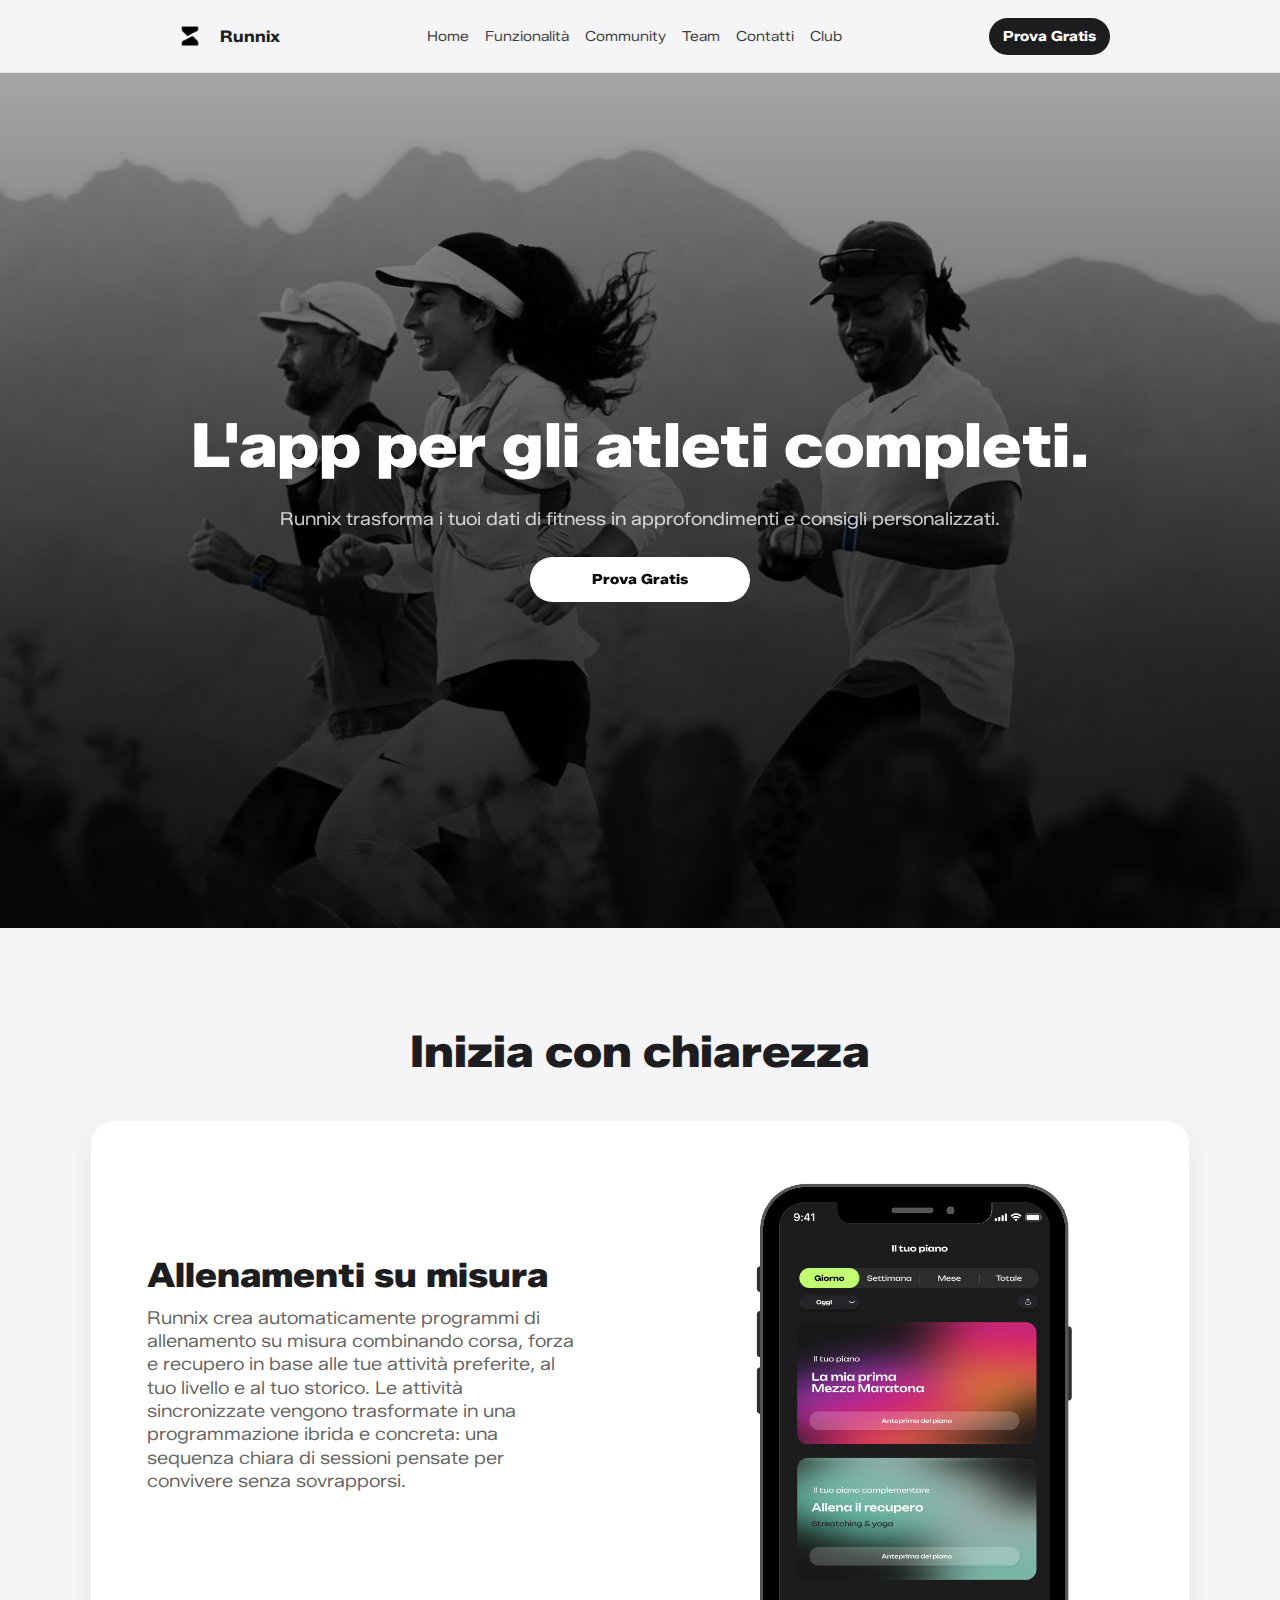
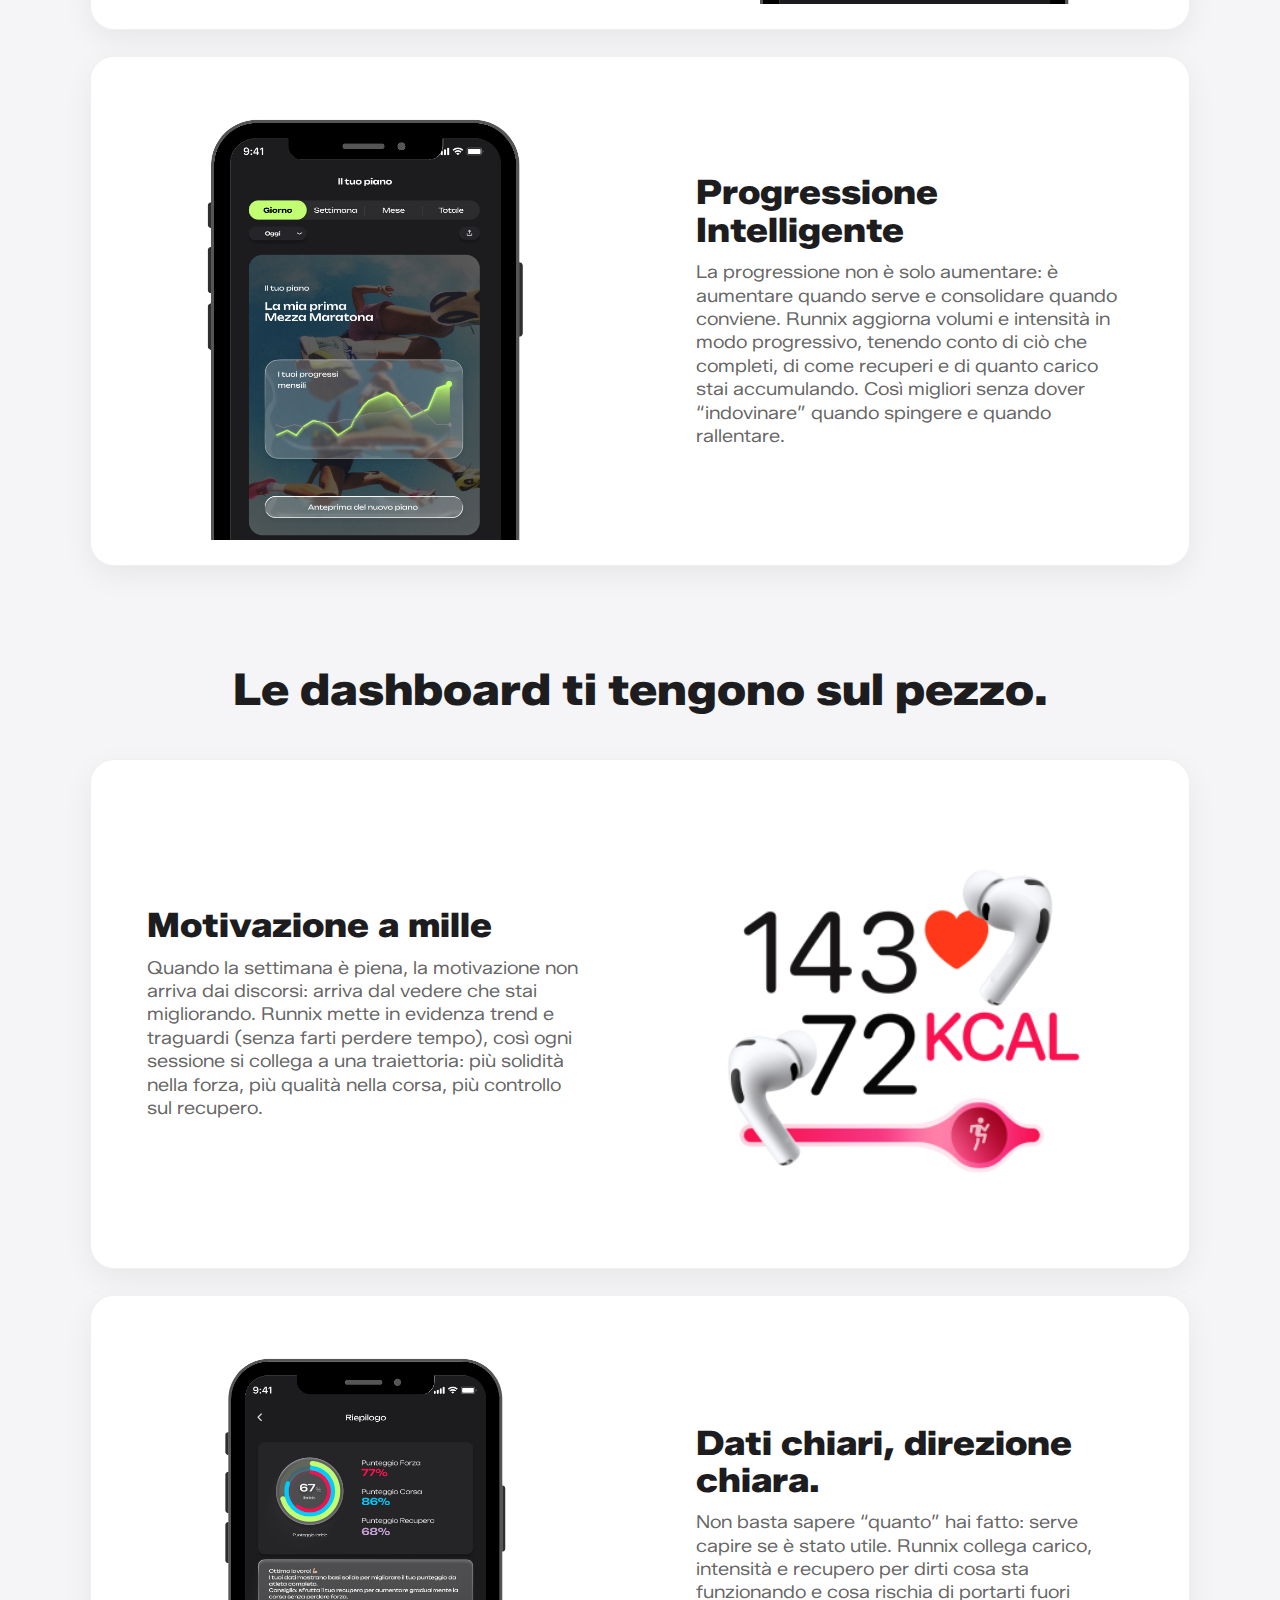
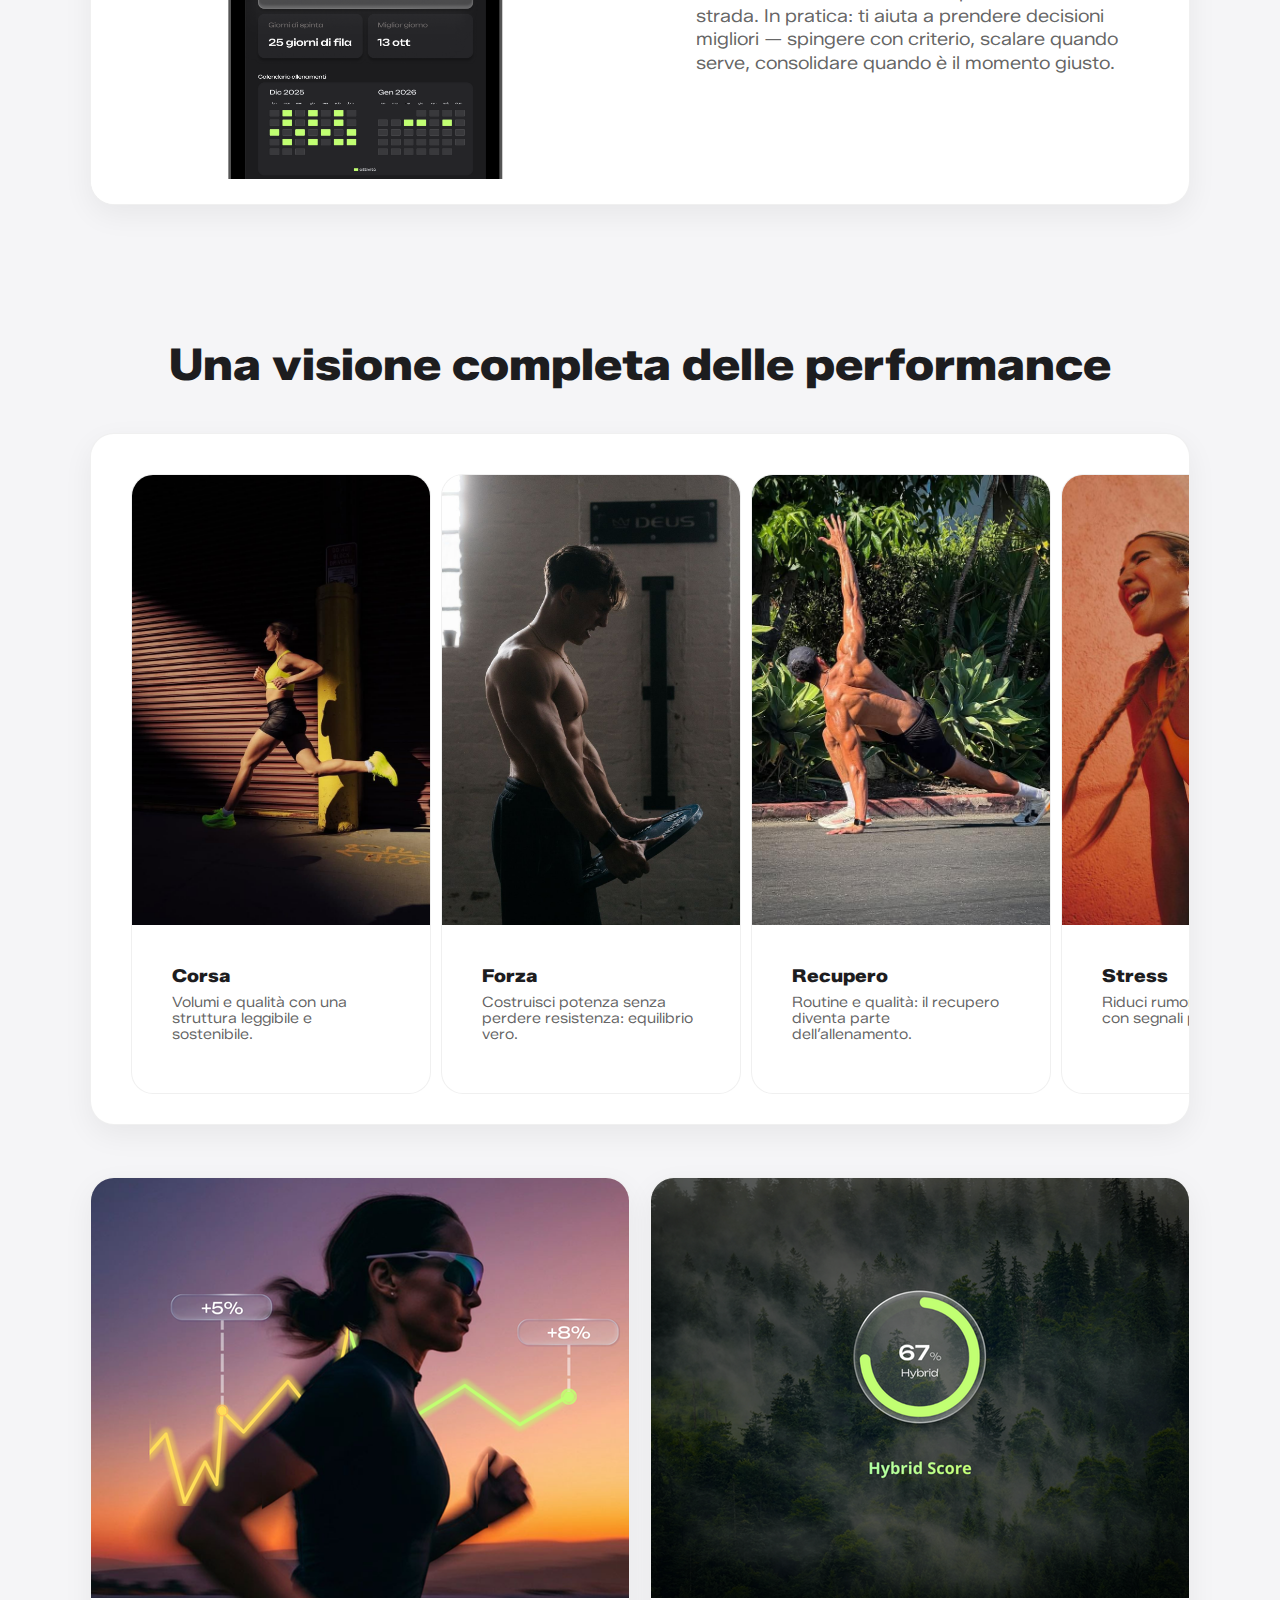
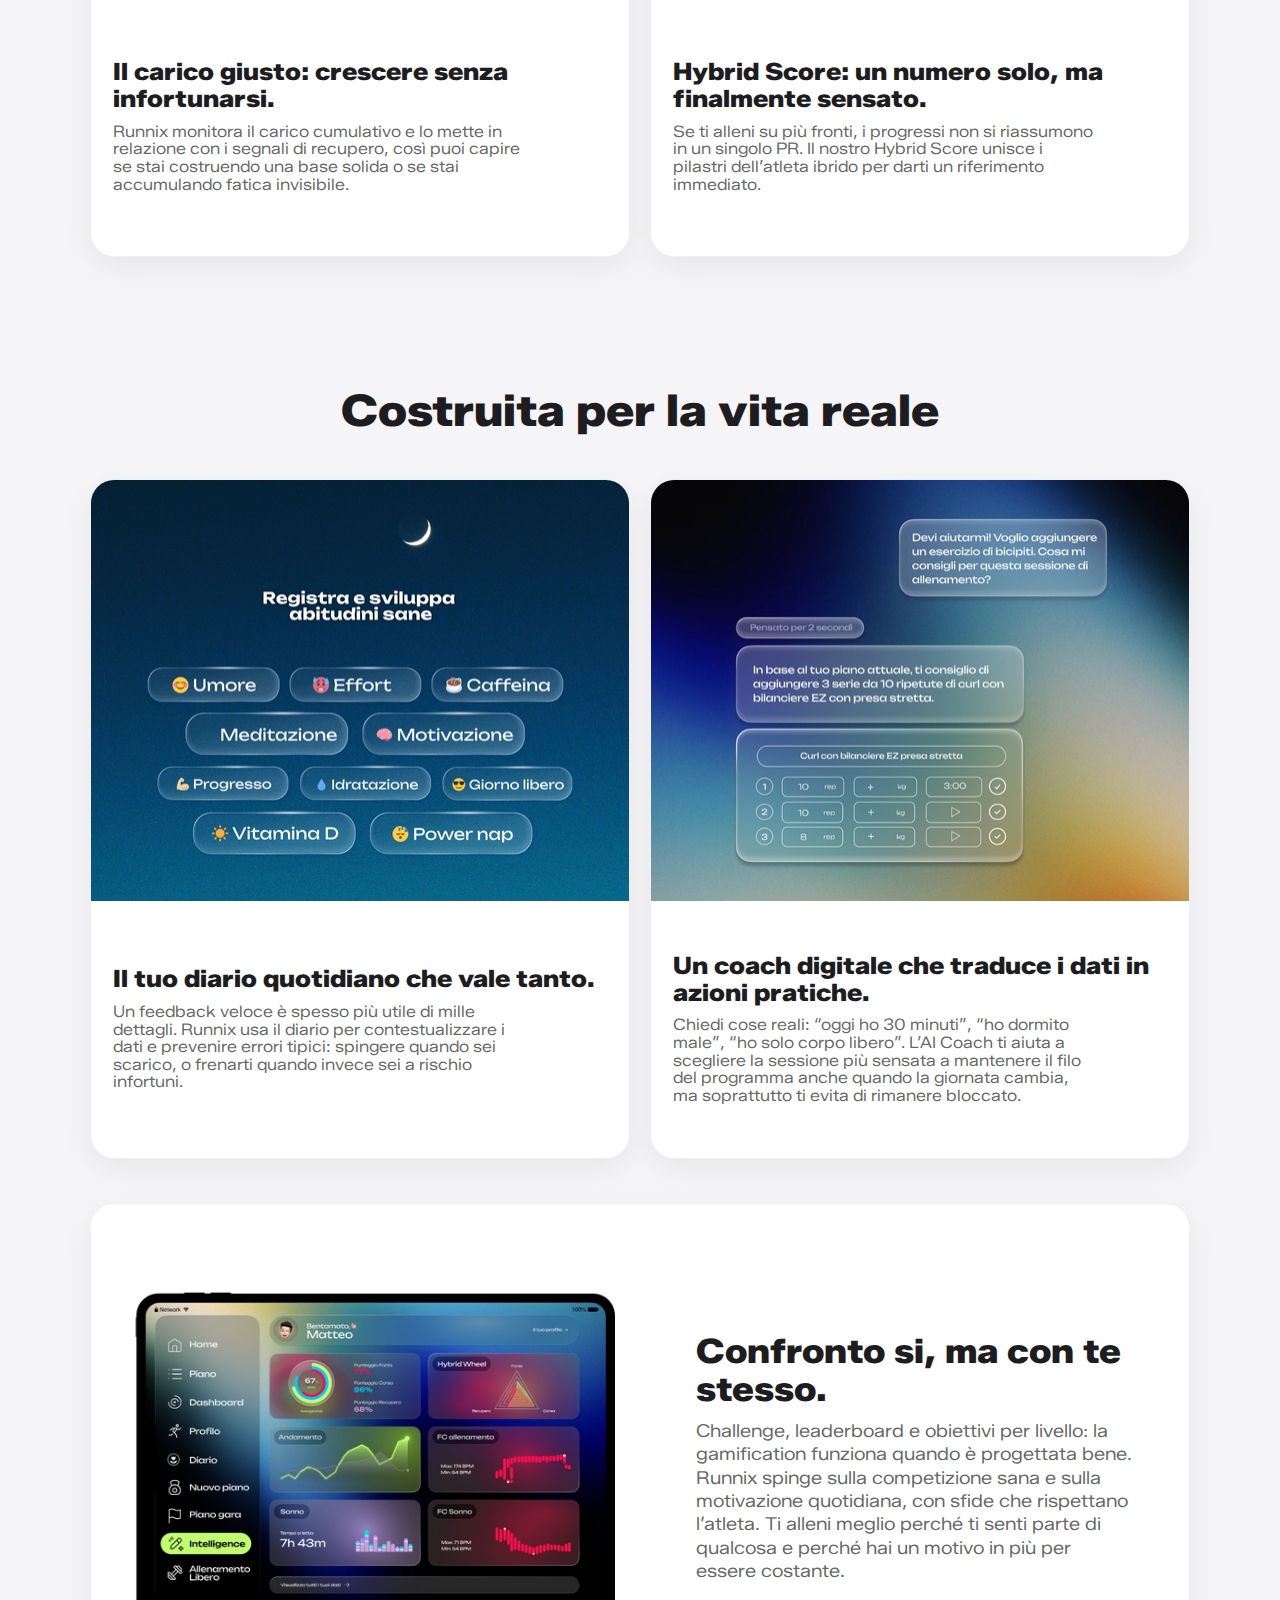
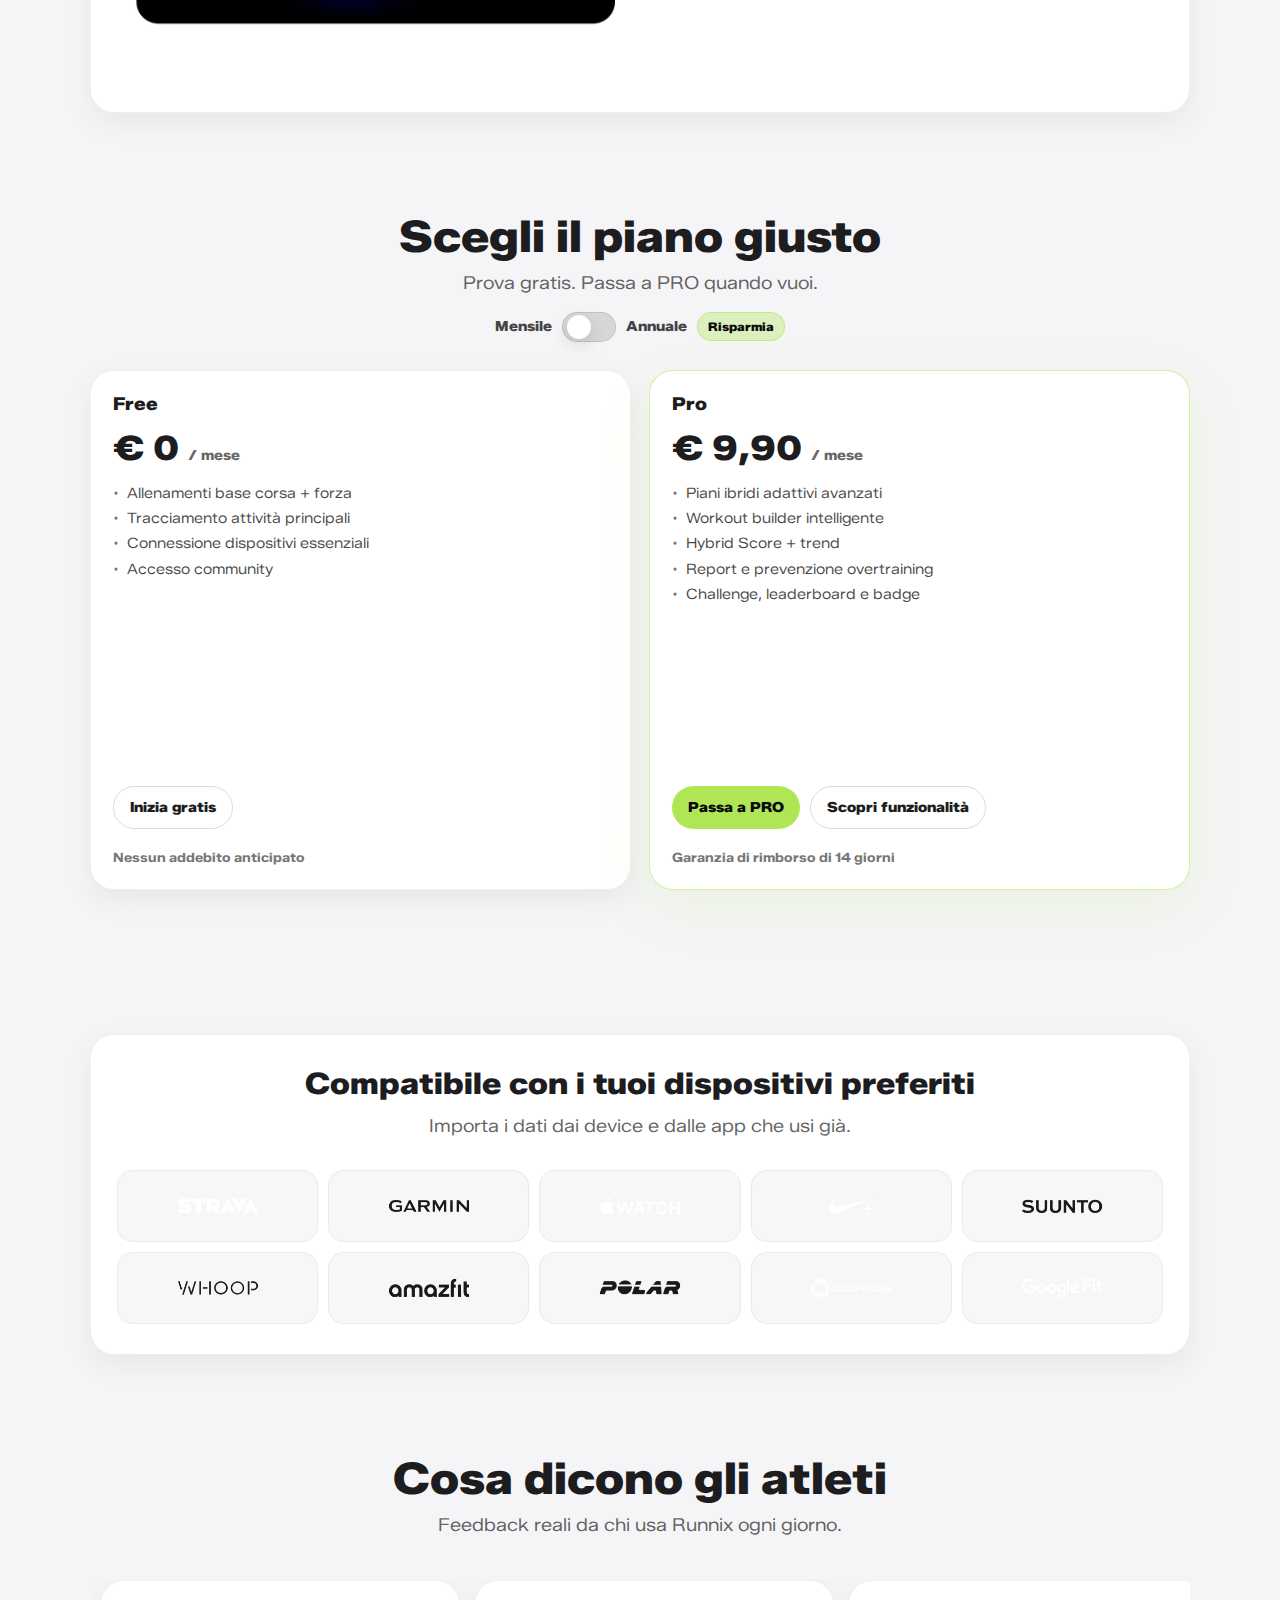
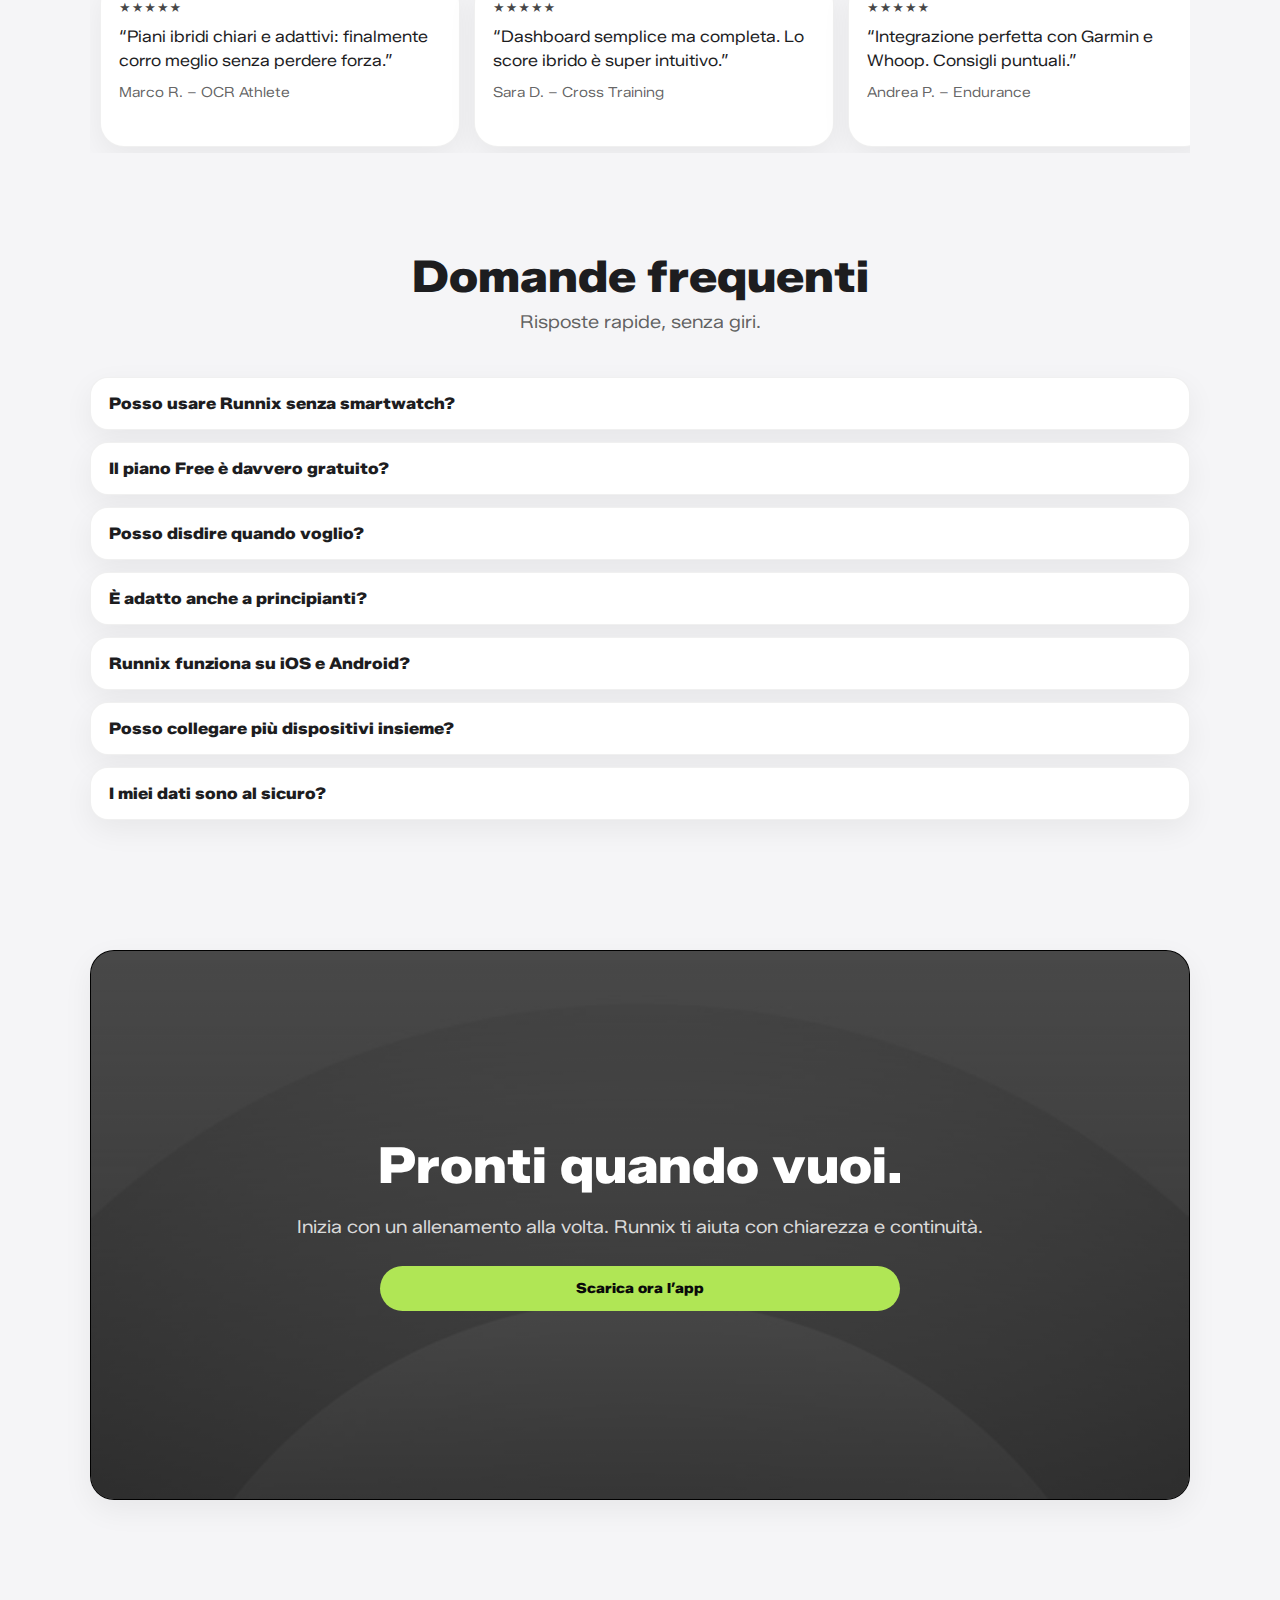
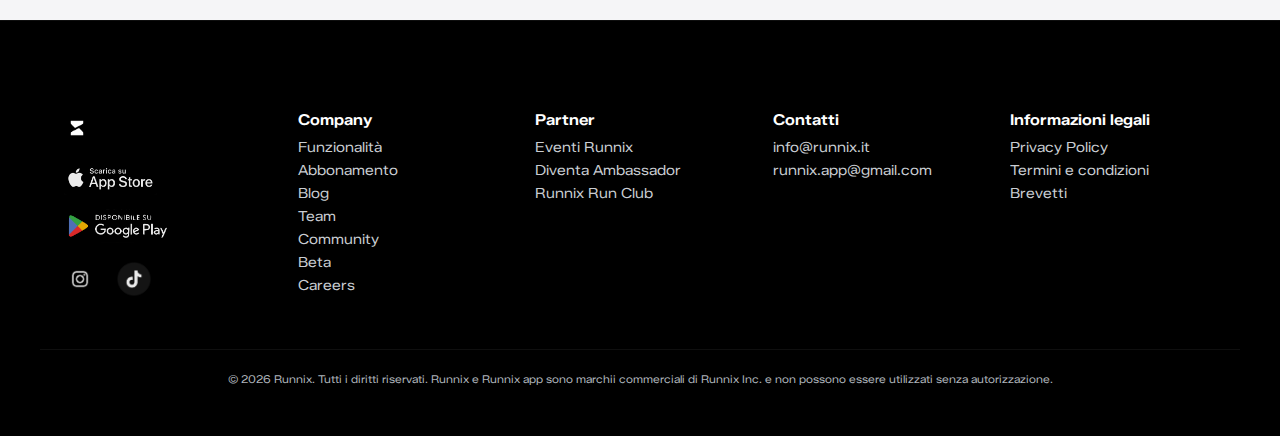
<file: index.html>
<!doctype html>
<html lang="it">
<head>
  <meta charset="utf-8">
  <meta name="viewport" content="width=device-width, initial-scale=1">
  <title>Runnix</title>
  <meta http-equiv="refresh" content="0; url=/home/">
  <link rel="canonical" href="/home/">
</head>
<body>
  <script>
    location.replace("/home/");
  </script>
</body>
</html>
</file>
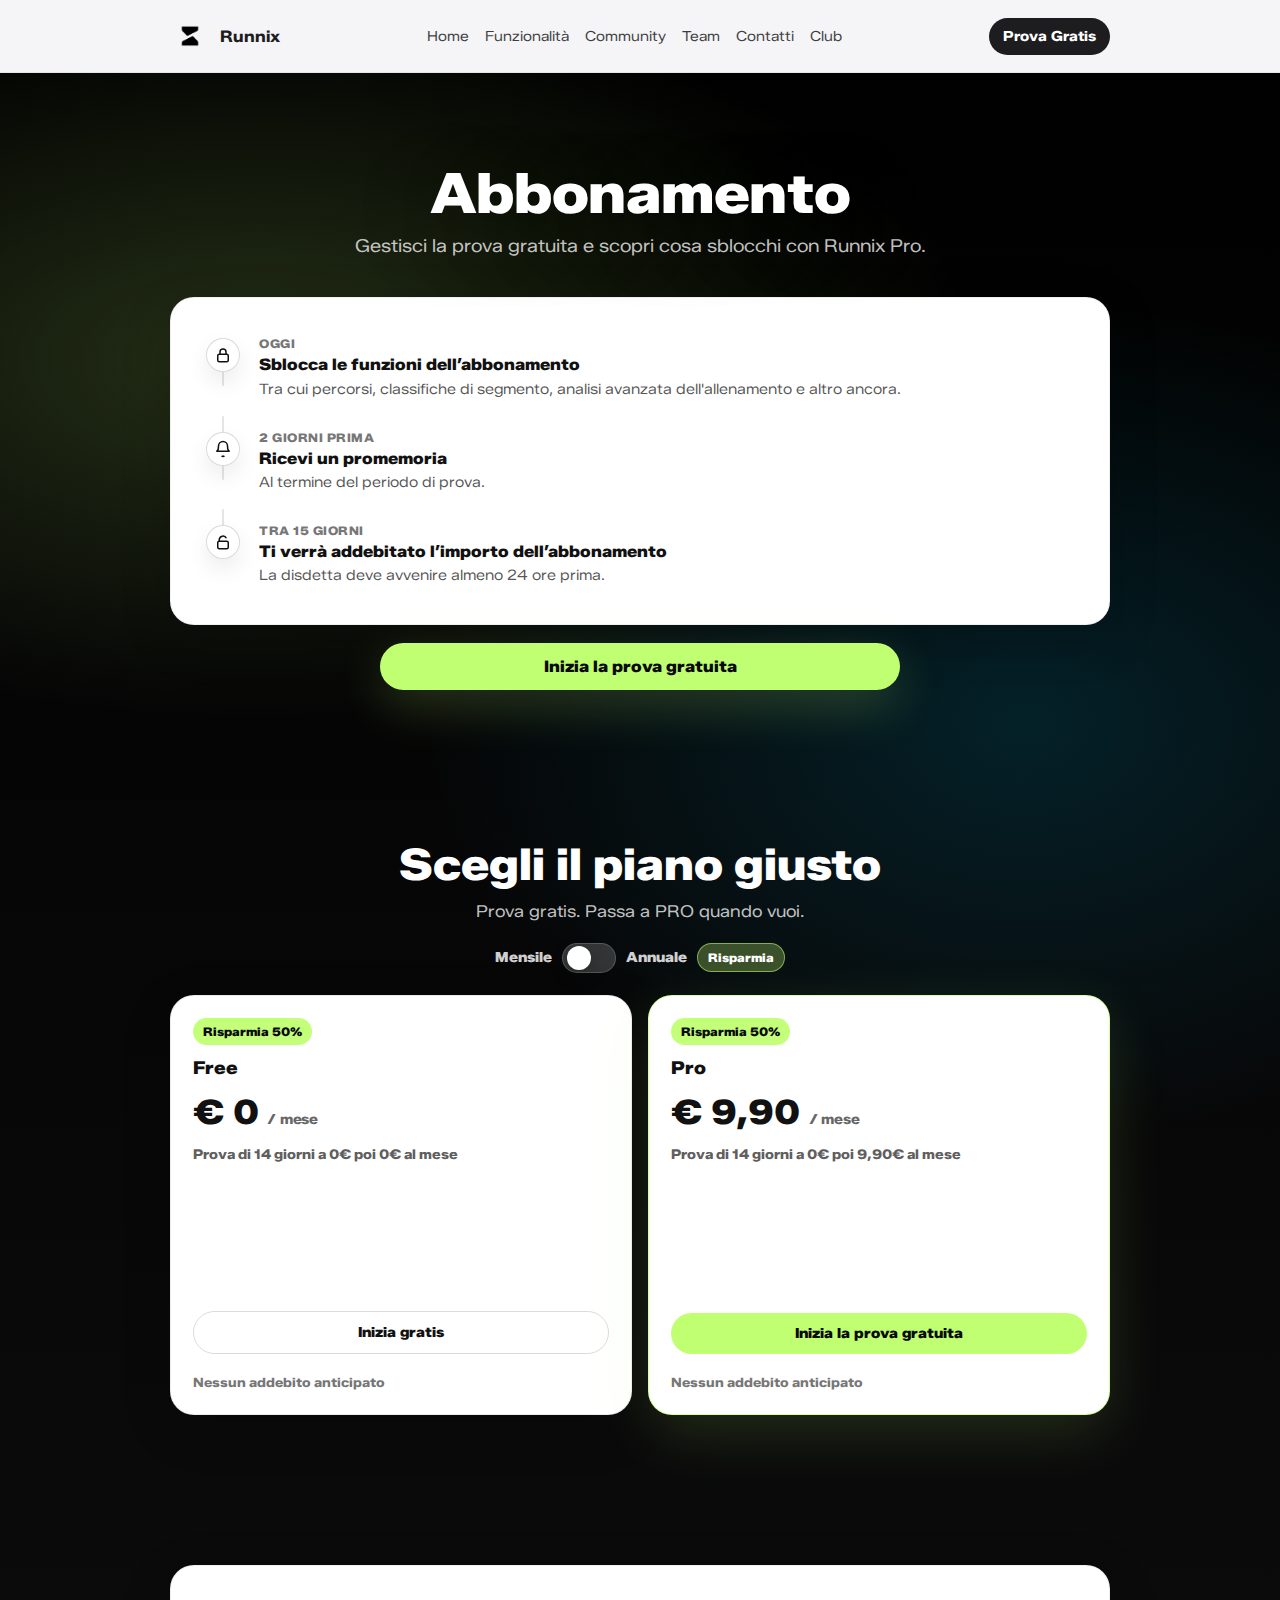
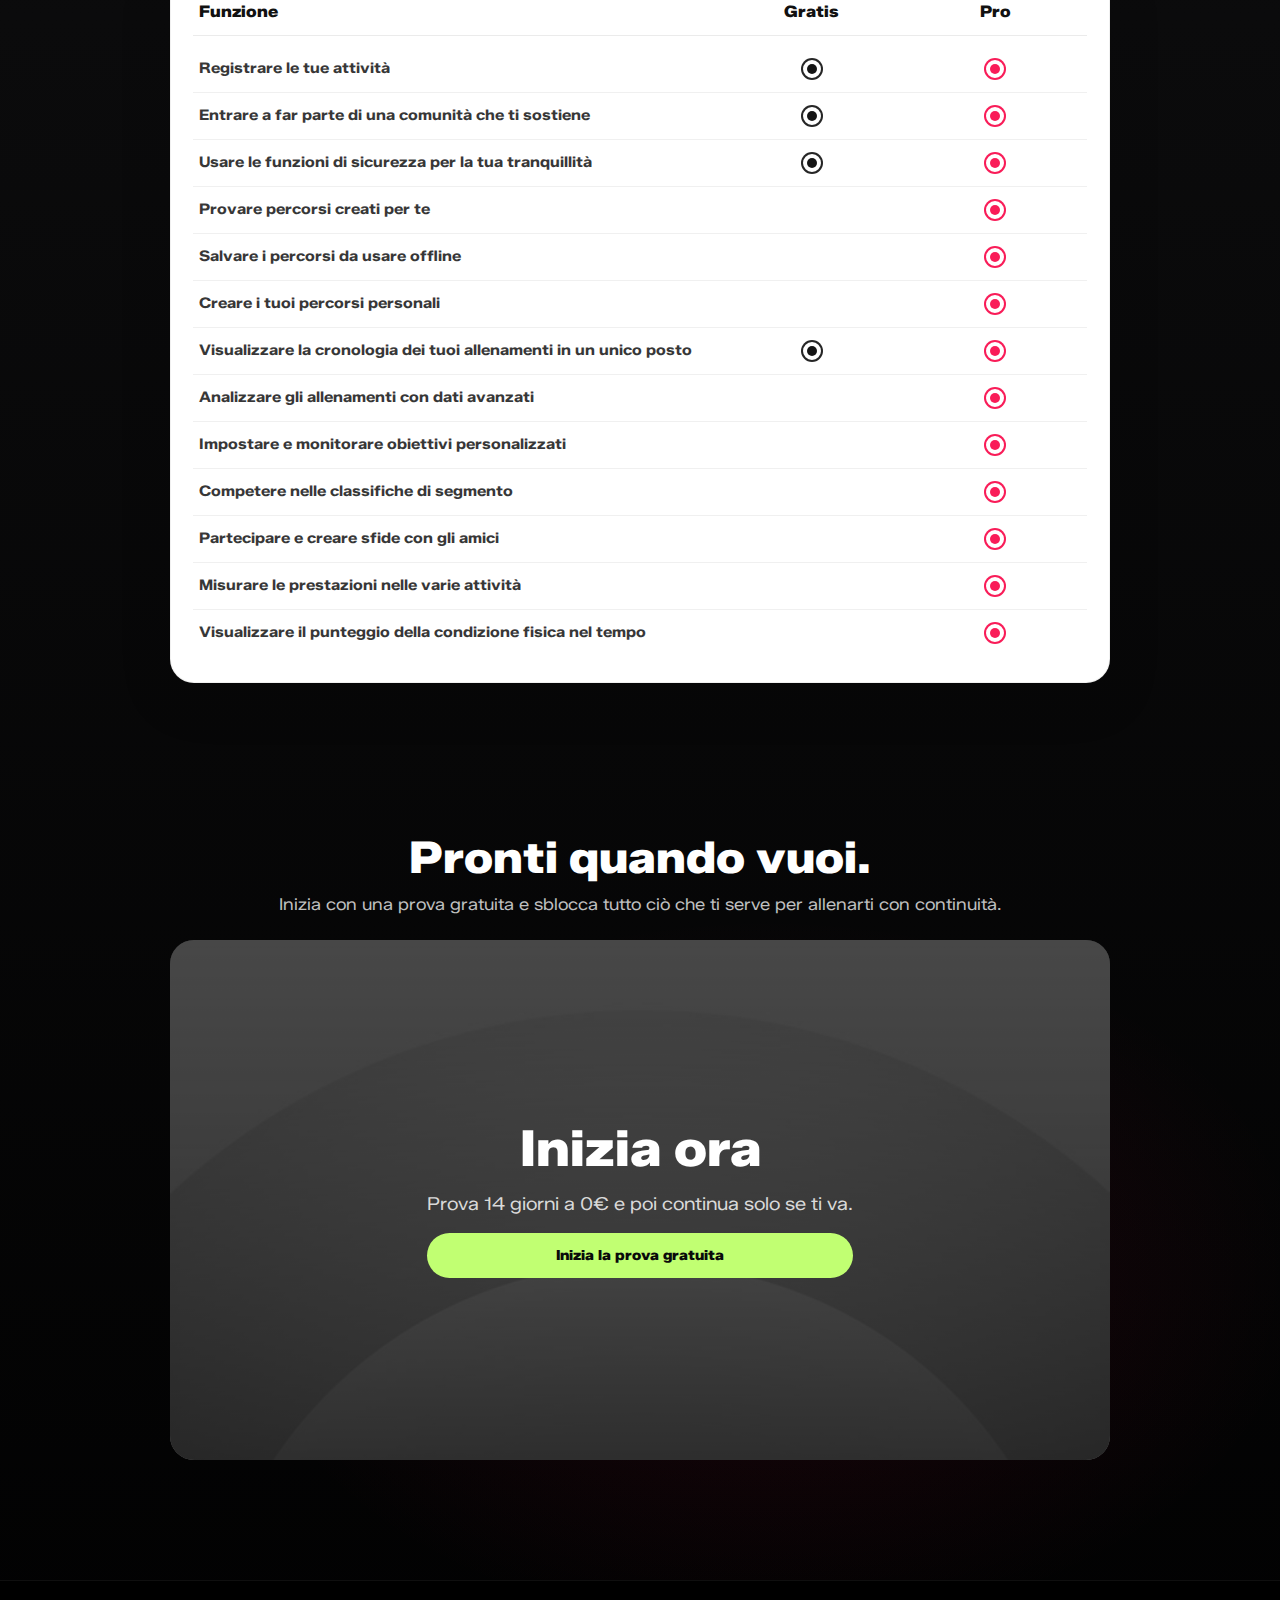
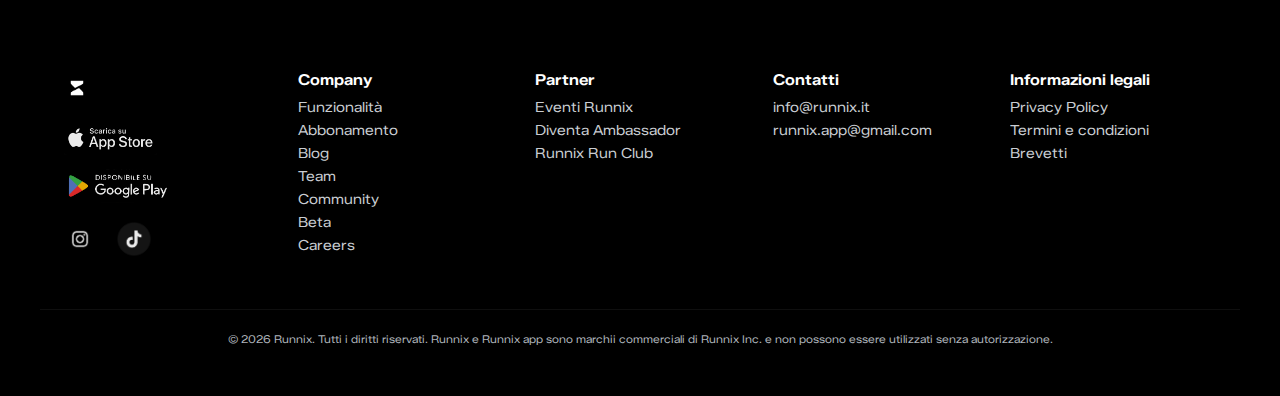
<file: abbonamento/index.html>
<!DOCTYPE html>
<html lang="it">
<head>
  <meta charset="UTF-8" />
  <meta http-equiv="X-UA-Compatible" content="IE=edge" />
  <meta name="viewport" content="width=device-width, initial-scale=1.0" />
  <title>Abbonamento</title>

  <!-- Font + CSS globali -->
  <link href="https://fonts.googleapis.com/css2?family=Zalando+Sans+SemiExpanded:wght@400;500;600;700&display=swap" rel="stylesheet">
  <link rel="stylesheet" href="/css/main.css">

  <style>
    :root{
      --lime:#c1ff72;
      --ink:#0b0b0c;
      --mutedW:rgba(255,255,255,.76);
      --mutedB:rgba(0,0,0,.62);
      --border:rgba(0,0,0,.10);
      --shadow:0 14px 50px rgba(0,0,0,.18);
      --radius:24px;
      --max:980px;
      --proRed: rgba(249,16,79,.95);
    }

    body{
      background:#000;
      color:#fff;
      font-family:'Zalando Sans SemiExpanded', system-ui, -apple-system, Segoe UI, Roboto, sans-serif;
      margin:0;
    }

    /* ===== page bg ===== */
    .ab-bg{
      min-height:100%;
      background:
        radial-gradient(1200px 600px at 20% 10%, rgba(193,255,114,.18), transparent 60%),
        radial-gradient(1000px 700px at 80% 20%, rgba(0,203,255,.14), transparent 60%),
        radial-gradient(900px 600px at 60% 80%, rgba(249,16,79,.10), transparent 60%),
        linear-gradient(180deg, #000 0%, #0b0b0c 45%, #000 100%);
    }

    .wrap{
      width:100%;
      max-width:var(--max);
      margin:0 auto;
      padding:0 20px;
    }

    .spacer-150{ height:150px; }
    .spacer-120{ height:120px; }

    /* ===== hero title ===== */
    .ab-hero{
      padding:90px 0 36px;
      text-align:center;
    }
    .ab-hero h1{
      margin:0 0 10px;
      font-size:clamp(34px,4.4vw,56px);
      line-height:1.08;
      font-weight:900;
      letter-spacing:-.3px;
      text-shadow:0 20px 80px rgba(0,0,0,.45);
    }
    .ab-hero p{
      margin:0 auto;
      max-width:820px;
      font-size:18px;
      line-height:1.55;
      color:var(--mutedW);
    }

    /* ===== white containers ===== */
    .card-white{
      background:#fff;
      color:#111;
      border-radius:var(--radius);
      box-shadow:var(--shadow);
      overflow:hidden;
      border:1px solid rgba(0,0,0,.06);
    }

    /* ===== timeline box (icons next to text + vertical line) ===== */
    .timeline{
      padding:26px 24px;
      display:flex;
      flex-direction:column;
      gap:6px;
    }

    .t-item{
      display:grid;
      grid-template-columns: 44px 1fr;
      gap:14px;
      align-items:start;
      padding:12px 6px;
      position:relative;
    }

    /* colonna icona + linea */
    .t-rail{
      position:relative;
      width:44px;
      display:flex;
      justify-content:center;
    }

    /* linea verticale "connessa" */
    .t-rail::before{
      content:"";
      position:absolute;
      top:-14px;
      bottom:-14px;
      width:2px;
      background:rgba(0,0,0,.10);
      border-radius:999px;
    }

    /* prima e ultima: taglia la linea */
    .t-item:first-child .t-rail::before{ top:18px; }
    .t-item:last-child  .t-rail::before{ bottom:18px; }

    .t-dot{
      width:34px;
      height:34px;
      border-radius:999px;
      background:#fff;
      border:1px solid rgba(0,0,0,.14);
      display:flex;
      align-items:center;
      justify-content:center;
      box-shadow:0 10px 22px rgba(0,0,0,.08);
      z-index:1;
      margin-top:2px;
    }
    .t-dot svg{ width:18px; height:18px; }

    .t-kicker{
      font-size:12px;
      font-weight:900;
      letter-spacing:.5px;
      text-transform:uppercase;
      color:rgba(0,0,0,.55);
      margin-bottom:4px;
    }
    .t-title{
      font-size:16px;
      font-weight:950;
      color:#111;
      line-height:1.2;
      margin:0 0 4px;
    }
    .t-desc{
      margin:0;
      font-size:14.5px;
      line-height:1.45;
      color:rgba(0,0,0,.68);
      max-width:760px;
    }

    /* CTA under timeline box */
    .cta-row{
      display:flex;
      justify-content:center;
      margin-top:18px;
    }
    .cta-primary{
      display:inline-flex;
      align-items:center;
      justify-content:center;
      padding:14px 18px;
      border-radius:999px;
      background:var(--lime);
      color:#0a0a0a;
      font-weight:950;
      border:0;
      cursor:pointer;
      min-width:min(520px, 100%);
      text-decoration:none;
      box-shadow:0 16px 50px rgba(193,255,114,.20);
    }

    /* ===== section titles ===== */
    .sec-title{
      margin:0 0 10px;
      font-size:clamp(26px,3.6vw,44px);
      font-weight:950;
      line-height:1.12;
      text-align:center;
      color:#fff;
    }
    .sec-sub{
      margin:0 auto;
      max-width:820px;
      text-align:center;
      color:var(--mutedW);
      font-size:16.5px;
      line-height:1.55;
    }

    /* ===== billing toggle (like home) ===== */
    .billing-toggle{
      width:100%;
      margin:18px auto 0;
      display:flex;
      justify-content:center;
      align-items:center;
      gap:10px;
    }
    .billing-label{
      font-weight:900;
      font-size:14px;
      color:rgba(255,255,255,.82);
    }
    .save-pill{
      display:inline-flex;
      align-items:center;
      justify-content:center;
      padding:6px 10px;
      border-radius:999px;
      background:rgba(193,255,114,.28);
      border:1px solid rgba(193,255,114,.55);
      color:#fff;
      font-weight:950;
      font-size:12px;
      margin-left:6px;
    }
    .switch{
      position:relative;
      width:54px;
      height:30px;
      background:rgba(255,255,255,.18);
      border-radius:999px;
      cursor:pointer;
      transition:background .2s ease;
      border:1px solid rgba(255,255,255,.18);
    }
    .switch::after{
      content:"";
      position:absolute;
      top:50%;
      left:4px;
      width:24px;
      height:24px;
      background:#fff;
      border-radius:50%;
      transform:translateY(-50%);
      box-shadow:0 6px 18px rgba(0,0,0,.22);
      transition:left .2s ease;
    }
    .switch input{
      position:absolute;
      inset:0;
      opacity:0;
      cursor:pointer;
    }
    .switch:has(input:checked){
      background:rgba(193,255,114,.48);
      border-color:rgba(193,255,114,.55);
    }
    .switch:has(input:checked)::after{
      left:26px;
    }

    /* ===== pricing cards ===== */
    .pricing-grid{
      margin-top:22px;
      display:grid;
      grid-template-columns:repeat(2, minmax(0,1fr));
      gap:16px;
    }
    .price{
      background:#fff;
      color:#111;
      border-radius:24px;
      border:1px solid rgba(0,0,0,.08);
      box-shadow:0 14px 50px rgba(0,0,0,.16);
      padding:22px;
      display:flex;
      flex-direction:column;
      gap:12px;
      min-height:420px;
      position:relative;
      overflow:hidden;
    }
    .price.pro{
      border-color:rgba(193,255,114,.65);
      box-shadow:0 18px 60px rgba(193,255,114,.14);
    }

    .price-tag{
      display:inline-flex;
      align-items:center;
      justify-content:center;
      padding:6px 10px;
      border-radius:999px;
      font-size:12px;
      font-weight:950;
      color:#0a0a0a;
      background:rgba(193,255,114,.95);
      width:max-content;
    }

    .price h3{ margin:0; font-size:18px; font-weight:950; }
    .amount{
      margin:0;
      font-size:34px;
      font-weight:950;
      letter-spacing:-.2px;
    }
    .amount small{ font-size:14px; font-weight:800; color:rgba(0,0,0,.60); }
    .trial-line{
      margin:0;
      font-size:13.5px;
      line-height:1.35;
      color:rgba(0,0,0,.64);
      font-weight:800;
    }

    .cta-row2{ margin-top:auto; display:flex; gap:10px; flex-wrap:wrap; }
    .btn-outline{
      display:inline-flex; align-items:center; justify-content:center;
      padding:12px 16px; border-radius:999px;
      border:1px solid rgba(0,0,0,.14);
      background:transparent; color:#111;
      font-weight:950; font-size:14px;
      text-decoration:none;
      width:100%;
    }
    .btn-lime{
      display:inline-flex; align-items:center; justify-content:center;
      padding:12px 16px; border-radius:999px;
      border:0; background:var(--lime); color:#0A0A0A;
      font-weight:950; font-size:14px;
      text-decoration:none;
      width:100%;
    }
    .cta-note{
      margin-top:8px;
      font-size:13px;
      line-height:1.35;
      color:rgba(0,0,0,.55);
      font-weight:800;
    }

    /* ===== comparison table ===== */
    .compare{
      padding:26px 22px;
    }
    .compare__head{
      display:grid;
      grid-template-columns: 1.8fr .6fr .6fr;
      gap:12px;
      align-items:center;
      padding:10px 6px 14px;
      border-bottom:1px solid rgba(0,0,0,.08);
      margin-bottom:10px;
    }
    .compare__head .h{
      font-weight:950;
      color:#111;
    }
    .compare__head .h.right{
      text-align:center;
    }
    .row{
      display:grid;
      grid-template-columns: 1.8fr .6fr .6fr;
      gap:12px;
      align-items:center;
      padding:12px 6px;
      border-bottom:1px solid rgba(0,0,0,.06);
    }
    .row:last-child{ border-bottom:0; }
    .feat{
      font-size:14.8px;
      line-height:1.35;
      color:rgba(0,0,0,.78);
      font-weight:700;
    }
    .chk{
      display:flex;
      justify-content:center;
    }
    .dot{
      width:22px;
      height:22px;
      border-radius:999px;
      display:inline-flex;
      align-items:center;
      justify-content:center;
      border:2px solid rgba(0,0,0,.85);
      background:#fff;
    }
    .dot::after{
      content:"";
      width:10px;
      height:10px;
      border-radius:999px;
      background:rgba(0,0,0,.92);
      display:block;
    }
    .dot--pro{
      border-color:var(--proRed);
      background:#fff;
    }
    .dot--pro::after{
      background:var(--proRed);
    }

    /* ===== final CTA (bg image like home) ===== */
    .final-card{
      position:relative;
      overflow:hidden;
      border-radius:24px;
      min-height:520px;
      display:flex;
      align-items:center;
      justify-content:center;
      text-align:center;
      padding:44px 26px;
      background:#0b0b0c;
    }
    .final-bg{
      position:absolute;
      inset:0;
      width:100%;
      height:100%;
      object-fit:cover;
      z-index:0;
      opacity:1;
    }
    .final-card::after{
      content:"";
      position:absolute;
      inset:0;
      background:linear-gradient(180deg, rgba(0,0,0,.35) 0%, rgba(0,0,0,.70) 100%);
      z-index:1;
    }
    .final-inner{
      position:relative;
      z-index:2;
      max-width:760px;
      display:flex;
      flex-direction:column;
      gap:14px;
      align-items:center;
    }
    .final-title{
      margin:0;
      font-size:clamp(30px,4.2vw,50px);
      line-height:1.08;
      font-weight:950;
      color:#fff;
    }
    .final-sub{
      margin:0;
      font-size:18px;
      line-height:1.6;
      color:rgba(255,255,255,.82);
    }
    .final-btn{
      width:100%;
      max-width:520px;
      display:inline-flex;
      align-items:center;
      justify-content:center;
      padding:14px 18px;
      border-radius:999px;
      background:var(--lime);
      color:#0A0A0A;
      font-size:14px;
      font-weight:950;
      border:0;
      cursor:pointer;
      text-decoration:none;
    }

    /* ===== responsive ===== */
    @media (max-width:900px){
      .pricing-grid{ grid-template-columns:1fr; }
      .btn-outline, .btn-lime{ width:100%; }
    }
    @media (max-width:760px){
      .ab-hero{ padding:70px 0 28px; }
      .timeline{ padding:22px 18px; }
      .compare__head, .row{ grid-template-columns: 1.6fr .7fr .7fr; }
      .cta-primary{ min-width:100%; }
    }
  </style>
</head>

<body>
  <div class="ab-bg">

    <!-- HEADER -->
    <div id="site-header"></div>

    <!-- HERO -->
    <section class="ab-hero">
      <div class="wrap">
        <h1>Abbonamento</h1>
        <p>Gestisci la prova gratuita e scopri cosa sblocchi con Runnix Pro.</p>
      </div>
    </section>

    <!-- TIMELINE WHITE BOX -->
    <section>
      <div class="wrap">
        <div class="card-white">
          <div class="timeline">

            <div class="t-item">
              <div class="t-rail" aria-hidden="true">
                <div class="t-dot">
                  <!-- lock -->
                  <svg viewBox="0 0 24 24" fill="none" stroke="currentColor" stroke-width="2">
                    <rect x="5" y="11" width="14" height="10" rx="2"></rect>
                    <path d="M8 11V8a4 4 0 0 1 8 0v3"></path>
                  </svg>
                </div>
              </div>
              <div>
                <div class="t-kicker">Oggi</div>
                <div class="t-title">Sblocca le funzioni dell’abbonamento</div>
                <p class="t-desc">Tra cui percorsi, classifiche di segmento, analisi avanzata dell'allenamento e altro ancora.</p>
              </div>
            </div>

            <div class="t-item">
              <div class="t-rail" aria-hidden="true">
                <div class="t-dot">
                  <!-- bell -->
                  <svg viewBox="0 0 24 24" fill="none" stroke="currentColor" stroke-width="2">
                    <path d="M18 8a6 6 0 10-12 0c0 7-3 7-3 7h18s-3 0-3-7"></path>
                    <path d="M13.73 21a2 2 0 0 1-3.46 0"></path>
                  </svg>
                </div>
              </div>
              <div>
                <div class="t-kicker">2 giorni prima</div>
                <div class="t-title">Ricevi un promemoria</div>
                <p class="t-desc">Al termine del periodo di prova.</p>
              </div>
            </div>

            <div class="t-item">
              <div class="t-rail" aria-hidden="true">
                <div class="t-dot">
                  <!-- unlock -->
                  <svg viewBox="0 0 24 24" fill="none" stroke="currentColor" stroke-width="2">
                    <rect x="5" y="11" width="14" height="10" rx="2"></rect>
                    <path d="M7 11V9a5 5 0 0 1 9.5-2"></path>
                  </svg>
                </div>
              </div>
              <div>
                <div class="t-kicker">Tra 15 giorni</div>
                <div class="t-title">Ti verrà addebitato l’importo dell’abbonamento</div>
                <p class="t-desc">La disdetta deve avvenire almeno 24 ore prima.</p>
              </div>
            </div>

          </div>
        </div>

        <div class="cta-row">
          <a class="cta-primary" href="https://app.runnix.app">Inizia la prova gratuita</a>
        </div>
      </div>
    </section>

    <div class="spacer-150"></div>

    <!-- PRICING -->
    <section>
      <div class="wrap">
        <h2 class="sec-title">Scegli il piano giusto</h2>
        <p class="sec-sub">Prova gratis. Passa a PRO quando vuoi.</p>

        <!-- ✅ Toggle Mensile/Annuale -->
        <div class="billing-toggle" aria-label="Selezione fatturazione">
          <span class="billing-label">Mensile</span>

          <label class="switch" title="Cambia fatturazione">
            <input id="billingToggle" type="checkbox" aria-label="Toggle Annuale">
          </label>

          <span class="billing-label">Annuale <span class="save-pill">Risparmia</span></span>
        </div>

        <div class="pricing-grid">
          <!-- FREE -->
          <article class="price">
            <div class="price-tag">Risparmia 50%</div>
            <h3>Free</h3>

            <p class="amount"
               data-plan="free"
               data-monthly="€ 0 <small>/ mese</small>"
               data-annual="€ 0 <small>/ anno</small>">
              € 0 <small>/ mese</small>
            </p>

            <p class="trial-line"
               data-monthly="Prova di 14 giorni a 0€ poi 0€ al mese"
               data-annual="Prova di 14 giorni a 0€ poi 0€ all’anno">
              Prova di 14 giorni a 0€ poi 0€ al mese
            </p>

            <div class="cta-row2">
              <a class="btn-outline" href="https://app.runnix.app">Inizia gratis</a>
            </div>

            <div class="cta-note">Nessun addebito anticipato</div>
          </article>

          <!-- PRO -->
          <article class="price pro">
            <div class="price-tag">Risparmia 50%</div>
            <h3>Pro</h3>

            <!-- ✅ puoi cambiare i valori annuali quando vuoi -->
            <p class="amount"
               data-plan="pro"
               data-monthly="€ 9,90 <small>/ mese</small>"
               data-annual="€ 59,90 <small>/ anno</small>">
              € 9,90 <small>/ mese</small>
            </p>

            <p class="trial-line"
               data-monthly="Prova di 14 giorni a 0€ poi 9,90€ al mese"
               data-annual="Prova di 14 giorni a 0€ poi 59,90€ all’anno">
              Prova di 14 giorni a 0€ poi 9,90€ al mese
            </p>

            <div class="cta-row2">
              <a class="btn-lime" href="https://app.runnix.app">Inizia la prova gratuita</a>
            </div>

            <div class="cta-note">Nessun addebito anticipato</div>
          </article>
        </div>
      </div>
    </section>

    <div class="spacer-150"></div>

    <!-- COMPARISON TABLE -->
    <section>
      <div class="wrap">
        <div class="card-white compare">
          <div class="compare__head">
            <div class="h">Funzione</div>
            <div class="h right">Gratis</div>
            <div class="h right">Pro</div>
          </div>

          <div class="row">
            <div class="feat">Registrare le tue attività</div>
            <div class="chk"><span class="dot" aria-hidden="true"></span></div>
            <div class="chk"><span class="dot dot--pro" aria-hidden="true"></span></div>
          </div>

          <div class="row">
            <div class="feat">Entrare a far parte di una comunità che ti sostiene</div>
            <div class="chk"><span class="dot" aria-hidden="true"></span></div>
            <div class="chk"><span class="dot dot--pro" aria-hidden="true"></span></div>
          </div>

          <div class="row">
            <div class="feat">Usare le funzioni di sicurezza per la tua tranquillità</div>
            <div class="chk"><span class="dot" aria-hidden="true"></span></div>
            <div class="chk"><span class="dot dot--pro" aria-hidden="true"></span></div>
          </div>

          <div class="row">
            <div class="feat">Provare percorsi creati per te</div>
            <div class="chk"></div>
            <div class="chk"><span class="dot dot--pro" aria-hidden="true"></span></div>
          </div>

          <div class="row">
            <div class="feat">Salvare i percorsi da usare offline</div>
            <div class="chk"></div>
            <div class="chk"><span class="dot dot--pro" aria-hidden="true"></span></div>
          </div>

          <div class="row">
            <div class="feat">Creare i tuoi percorsi personali</div>
            <div class="chk"></div>
            <div class="chk"><span class="dot dot--pro" aria-hidden="true"></span></div>
          </div>

          <div class="row">
            <div class="feat">Visualizzare la cronologia dei tuoi allenamenti in un unico posto</div>
            <div class="chk"><span class="dot" aria-hidden="true"></span></div>
            <div class="chk"><span class="dot dot--pro" aria-hidden="true"></span></div>
          </div>

          <div class="row">
            <div class="feat">Analizzare gli allenamenti con dati avanzati</div>
            <div class="chk"></div>
            <div class="chk"><span class="dot dot--pro" aria-hidden="true"></span></div>
          </div>

          <div class="row">
            <div class="feat">Impostare e monitorare obiettivi personalizzati</div>
            <div class="chk"></div>
            <div class="chk"><span class="dot dot--pro" aria-hidden="true"></span></div>
          </div>

          <div class="row">
            <div class="feat">Competere nelle classifiche di segmento</div>
            <div class="chk"></div>
            <div class="chk"><span class="dot dot--pro" aria-hidden="true"></span></div>
          </div>

          <div class="row">
            <div class="feat">Partecipare e creare sfide con gli amici</div>
            <div class="chk"></div>
            <div class="chk"><span class="dot dot--pro" aria-hidden="true"></span></div>
          </div>

          <div class="row">
            <div class="feat">Misurare le prestazioni nelle varie attività</div>
            <div class="chk"></div>
            <div class="chk"><span class="dot dot--pro" aria-hidden="true"></span></div>
          </div>

          <div class="row">
            <div class="feat">Visualizzare il punteggio della condizione fisica nel tempo</div>
            <div class="chk"></div>
            <div class="chk"><span class="dot dot--pro" aria-hidden="true"></span></div>
          </div>
        </div>
      </div>
    </section>

    <div class="spacer-150"></div>

    <!-- FINAL TITLE OUTSIDE + FINAL CARD -->
    <section>
      <div class="wrap">
        <h2 class="sec-title">Pronti quando vuoi.</h2>
        <p class="sec-sub">Inizia con una prova gratuita e sblocca tutto ciò che ti serve per allenarti con continuità.</p>

        <div style="height:22px;"></div>

        <div class="final-card">
          <!-- ✅ cambia questa src per cambiare immagine -->
          <img class="final-bg" src="/assets/home/background.jpg" alt="" aria-hidden="true">

          <div class="final-inner">
            <h2 class="final-title">Inizia ora</h2>
            <p class="final-sub">Prova 14 giorni a 0€ e poi continua solo se ti va.</p>
            <a class="final-btn" href="https://app.runnix.app">Inizia la prova gratuita</a>
          </div>
        </div>
      </div>
    </section>

    <div class="spacer-120"></div>

    <!-- FOOTER -->
    <div id="site-footer"></div>
  </div>

  <script>
    // include header + footer
    async function include(id, url){
      const el = document.getElementById(id);
      if(!el) return;
      try{
        const r = await fetch(url, { cache: "no-cache" });
        el.innerHTML = await r.text();
      }catch(e){ console.error("Include failed:", e); }
    }
    include('site-header','/partials/header.html');
    include('site-footer','/partials/footer.html');

    // Toggle pricing Mensile/Annuale (come home)
    const toggle = document.getElementById('billingToggle');
    const priceEls = document.querySelectorAll('.amount[data-monthly][data-annual]');
    const trialEls = document.querySelectorAll('.trial-line[data-monthly][data-annual]');

    function applyBilling(isAnnual){
      priceEls.forEach(el=>{
        el.innerHTML = isAnnual ? el.dataset.annual : el.dataset.monthly;
      });
      trialEls.forEach(el=>{
        el.textContent = isAnnual ? el.dataset.annual : el.dataset.monthly;
      });
    }

    if(toggle){
      toggle.addEventListener('change', (e)=>{
        applyBilling(e.target.checked);
      });
      applyBilling(toggle.checked);
    }
  </script>

  <!-- JS globale sito (hamburger, menu ecc.) -->
  <script src="/main.js" defer></script>
</body>
</html>
</file>
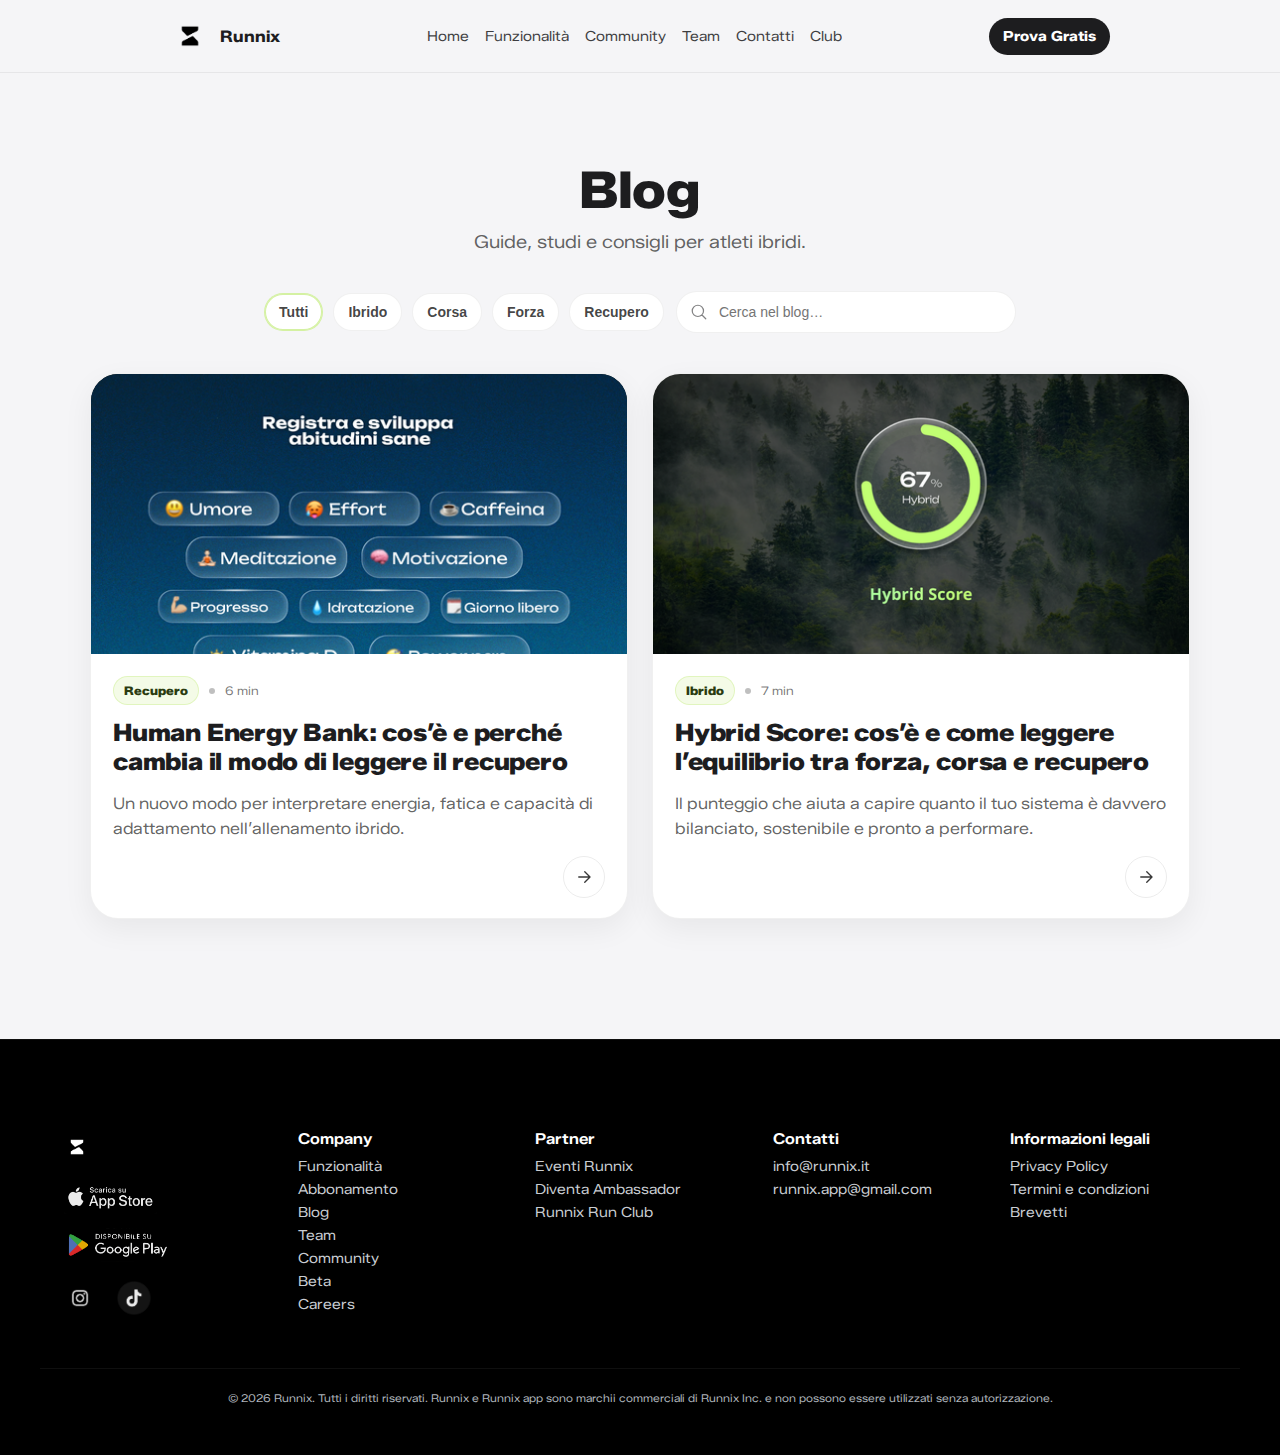
<file: blog/index.html>
<!DOCTYPE html>
<html lang="it">
<head>
  <meta charset="utf-8" />
  <meta name="viewport" content="width=device-width, initial-scale=1" />
  <title>Blog – Runnix</title>

  <link href="https://fonts.googleapis.com/css2?family=Zalando+Sans+SemiExpanded:wght@400;500;600;700&display=swap" rel="stylesheet">
  <link rel="stylesheet" href="/css/main.css">

  <style>
    :root{
      --bg:#f5f5f7;
      --text:#1d1d1f;
      --muted:rgba(0,0,0,.62);
      --shadow:0 10px 30px rgba(0,0,0,.06);
      --radius:24px;
      --border:rgba(0,0,0,0.06);
      --lime:#B0E655;
    }

    *{box-sizing:border-box}

    body{
      margin:0;
      background:var(--bg);
      color:var(--text);
      font-family:'Zalando Sans SemiExpanded', system-ui, -apple-system, Segoe UI, Roboto, sans-serif;
      -webkit-font-smoothing:antialiased;
      -moz-osx-font-smoothing:grayscale;
    }

    a{
      color:inherit;
      text-decoration:none;
    }

    img{
      max-width:100%;
      display:block;
    }

    .page{
      padding:0 0 120px;
    }

    .wrap{
      width:1300px;
      max-width:calc(100% - 40px);
      margin:0 auto;
    }

    .container-1100{
      width:1100px;
      max-width:100%;
      margin:0 auto;
    }

    .blog-head{
      text-align:center;
      padding-top:90px;
    }

    .blog-head h1{
      margin:0 0 10px;
      font-size:clamp(34px,4vw,58px);
      line-height:1.08;
      font-weight:850;
      letter-spacing:-.4px;
    }

    .blog-head .sub{
      margin:0 auto;
      max-width:860px;
      font-size:18px;
      line-height:1.6;
      color:var(--muted);
    }

    .blog-toolbar{
      margin-top:34px;
      display:flex;
      align-items:center;
      gap:12px;
      flex-wrap:wrap;
      justify-content:center;
    }

    .chips{
      display:flex;
      flex-wrap:wrap;
      gap:10px;
      justify-content:center;
    }

    .chip{
      appearance:none;
      border:1px solid var(--border);
      background:#fff;
      color:rgba(0,0,0,.74);
      padding:10px 14px;
      border-radius:999px;
      font-size:14px;
      font-weight:800;
      cursor:pointer;
      transition:transform .2s ease, border-color .2s ease, box-shadow .2s ease;
    }

    .chip:hover{
      transform:translateY(-2px);
      border-color:rgba(0,0,0,.12);
      box-shadow:0 10px 22px rgba(0,0,0,.06);
    }

    .chip:focus{
      outline:none;
      box-shadow:0 0 0 3px rgba(176,230,85,.22);
      border-color:rgba(176,230,85,.45);
    }

    .chip.active{
      border-color:rgba(176,230,85,.55);
      box-shadow:inset 0 0 0 1px rgba(176,230,85,.55);
    }

    .search{
      position:relative;
      min-width:240px;
      max-width:340px;
      flex:0 1 340px;
    }

    .search input{
      width:100%;
      background:#fff;
      color:var(--text);
      border:1px solid var(--border);
      border-radius:999px;
      padding:12px 14px 12px 42px;
      font-size:14px;
      transition:border-color .2s ease, box-shadow .2s ease;
    }

    .search input:focus{
      outline:none;
      border-color:rgba(176,230,85,.55);
      box-shadow:0 0 0 3px rgba(176,230,85,.18);
    }

    .search svg{
      position:absolute;
      left:14px;
      top:50%;
      transform:translateY(-50%);
      opacity:.55;
      pointer-events:none;
    }

    .blog-grid{
      display:grid;
      grid-template-columns:repeat(2, minmax(0, 1fr));
      gap:24px;
      margin-top:40px;
      align-items:stretch;
    }

    @media (max-width:1024px){
      .blog-grid{
        grid-template-columns:1fr;
      }
    }

    .blog-card{
      background:#fff;
      border:1px solid var(--border);
      border-radius:28px;
      overflow:hidden;
      box-shadow:var(--shadow);
      transition:transform .25s ease, box-shadow .25s ease, border-color .25s ease;
      height:100%;
    }

    .blog-card:hover{
      transform:translateY(-6px);
      border-color:rgba(0,0,0,.12);
      box-shadow:0 16px 46px rgba(0,0,0,.10);
    }

    .blog-link{
      display:flex;
      flex-direction:column;
      height:100%;
      text-align:left;
    }

    .cover{
      width:100%;
      height:280px;
      object-fit:cover;
      background:#0c0c0c;
    }

    .content{
      padding:22px 22px 20px;
      display:flex;
      flex-direction:column;
      gap:14px;
      height:100%;
      text-align:left;
      align-items:flex-start;
    }

    .meta{
      display:flex;
      align-items:center;
      gap:10px;
      flex-wrap:wrap;
      margin:0;
      font-size:12px;
      color:rgba(0,0,0,.55);
    }

    .dot{
      width:6px;
      height:6px;
      border-radius:50%;
      background:rgba(0,0,0,.25);
      display:inline-block;
    }

    .badge{
      display:inline-flex;
      align-items:center;
      padding:6px 10px;
      border-radius:999px;
      font-size:12px;
      font-weight:900;
      background:rgba(176,230,85,.14);
      border:1px solid rgba(176,230,85,.28);
      color:#2b3b10;
    }

    .content h3{
      margin:0;
      font-size:24px;
      line-height:1.2;
      font-weight:950;
      color:var(--text);
      letter-spacing:-.2px;
      text-align:left;
    }

    .excerpt{
      margin:0;
      color:var(--muted);
      font-size:16px;
      line-height:1.6;
      text-align:left;
    }

    .card-arrow{
      margin-top:auto;
      margin-left:auto;
      width:42px;
      height:42px;
      border-radius:999px;
      display:flex;
      align-items:center;
      justify-content:center;
      color:rgba(0,0,0,.78);
      border:1px solid rgba(0,0,0,.08);
      transition:transform .2s ease, border-color .2s ease, box-shadow .2s ease;
    }

    .blog-card:hover .card-arrow{
      transform:translateX(2px);
      border-color:rgba(0,0,0,.14);
      box-shadow:0 10px 22px rgba(0,0,0,.06);
    }

    @media (max-width:640px){
      .blog-head{
        padding-top:70px;
      }

      .search{
        flex:1 1 100%;
        max-width:520px;
      }

      .cover{
        height:220px;
      }

      .content{
        padding:18px 18px 18px;
      }

      .content h3{
        font-size:21px;
      }

      .excerpt{
        font-size:15px;
      }
    }
  </style>
</head>

<body>
  <div id="site-header"></div>

  <main class="page">
    <div class="wrap blog-head">
      <h1>Blog</h1>
      <p class="sub">Guide, studi e consigli per atleti ibridi.</p>

      <div class="container-1100">
        <div class="blog-toolbar" role="toolbar" aria-label="Filtri blog">
          <div class="chips" aria-label="Categorie">
            <button class="chip active" type="button">Tutti</button>
            <button class="chip" type="button">Ibrido</button>
            <button class="chip" type="button">Corsa</button>
            <button class="chip" type="button">Forza</button>
            <button class="chip" type="button">Recupero</button>
          </div>

          <label class="search" aria-label="Cerca articoli">
            <svg width="18" height="18" viewBox="0 0 24 24" fill="none" aria-hidden="true">
              <path d="M21 21l-4.35-4.35M10.5 18a7.5 7.5 0 1 1 0-15 7.5 7.5 0 0 1 0 15Z" stroke="currentColor" stroke-width="1.6" stroke-linecap="round"/>
            </svg>
            <input type="search" placeholder="Cerca nel blog…" autocomplete="off">
          </label>
        </div>

        <section class="blog-grid" aria-label="Articoli del blog">
          <article class="blog-card" data-category="Recupero">
            <a class="blog-link" href="/blog/human-energy-bank/">
              <img
                class="cover"
                loading="lazy"
                src="/assets/blog/diario.png"
                alt="Human Energy Bank"
              />

              <div class="content">
                <div class="meta">
                  <span class="badge">Recupero</span>
                  <span class="dot" aria-hidden="true"></span>
                  <span>6 min</span>
                </div>

                <h3>Human Energy Bank: cos’è e perché cambia il modo di leggere il recupero</h3>

                <p class="excerpt">
                  Un nuovo modo per interpretare energia, fatica e capacità di adattamento
                  nell’allenamento ibrido.
                </p>

                <span class="card-arrow" aria-hidden="true">
                  <svg width="18" height="18" viewBox="0 0 24 24" fill="none">
                    <path d="M5 12h14M13 5l7 7-7 7" stroke="currentColor" stroke-width="1.8" stroke-linecap="round" stroke-linejoin="round"/>
                  </svg>
                </span>
              </div>
            </a>
          </article>
          <article class="blog-card" data-category="Ibrido">
  <a class="blog-link" href="/blog/hybrid-score/">
    <img
      class="cover"
      loading="lazy"
      src="/assets/blog/hybridscore.png"
      alt="Hybrid Score"
    />

    <div class="content">
      <div class="meta">
        <span class="badge">Ibrido</span>
        <span class="dot" aria-hidden="true"></span>
        <span>7 min</span>
      </div>

      <h3>Hybrid Score: cos’è e come leggere l’equilibrio tra forza, corsa e recupero</h3>

      <p class="excerpt">
        Il punteggio che aiuta a capire quanto il tuo sistema è davvero bilanciato,
        sostenibile e pronto a performare.
      </p>

      <span class="card-arrow" aria-hidden="true">
        <svg width="18" height="18" viewBox="0 0 24 24" fill="none">
          <path d="M5 12h14M13 5l7 7-7 7" stroke="currentColor" stroke-width="1.8" stroke-linecap="round" stroke-linejoin="round"/>
        </svg>
      </span>
    </div>
  </a>
</article>

        </section>
      </div>
    </div>
  </main>

  

  <div id="site-footer"></div>

  <script>
    async function include(id, url) {
      const el = document.getElementById(id);
      if (!el) return;
      try {
        const r = await fetch(url, { cache: "no-cache" });
        el.innerHTML = await r.text();
      } catch (e) {
        console.warn("Include failed", id, url, e);
      }
    }

    include("site-header", "/partials/header.html");
    include("site-footer", "/partials/footer.html");

    const chips = document.querySelectorAll(".chip");
    const cards = document.querySelectorAll(".blog-card");
    const input = document.querySelector(".search input");

    function applyFilters() {
      const activeChip = document.querySelector(".chip.active");
      const activeCategory = activeChip ? activeChip.textContent.trim().toLowerCase() : "tutti";
      const q = input ? input.value.trim().toLowerCase() : "";

      cards.forEach((card) => {
        const badge = (card.querySelector(".badge")?.textContent || "").trim().toLowerCase();
        const title = (card.querySelector("h3")?.textContent || "").toLowerCase();
        const excerpt = (card.querySelector(".excerpt")?.textContent || "").toLowerCase();

        const matchCategory = activeCategory === "tutti" || badge === activeCategory;
        const matchSearch = !q || title.includes(q) || excerpt.includes(q);

        card.style.display = (matchCategory && matchSearch) ? "block" : "none";
      });
    }

    chips.forEach((chip) => {
      chip.addEventListener("click", () => {
        chips.forEach((c) => c.classList.remove("active"));
        chip.classList.add("active");
        applyFilters();
      });
    });

    if (input) {
      input.addEventListener("input", applyFilters);
    }
  </script>
</body>
</html>
</file>
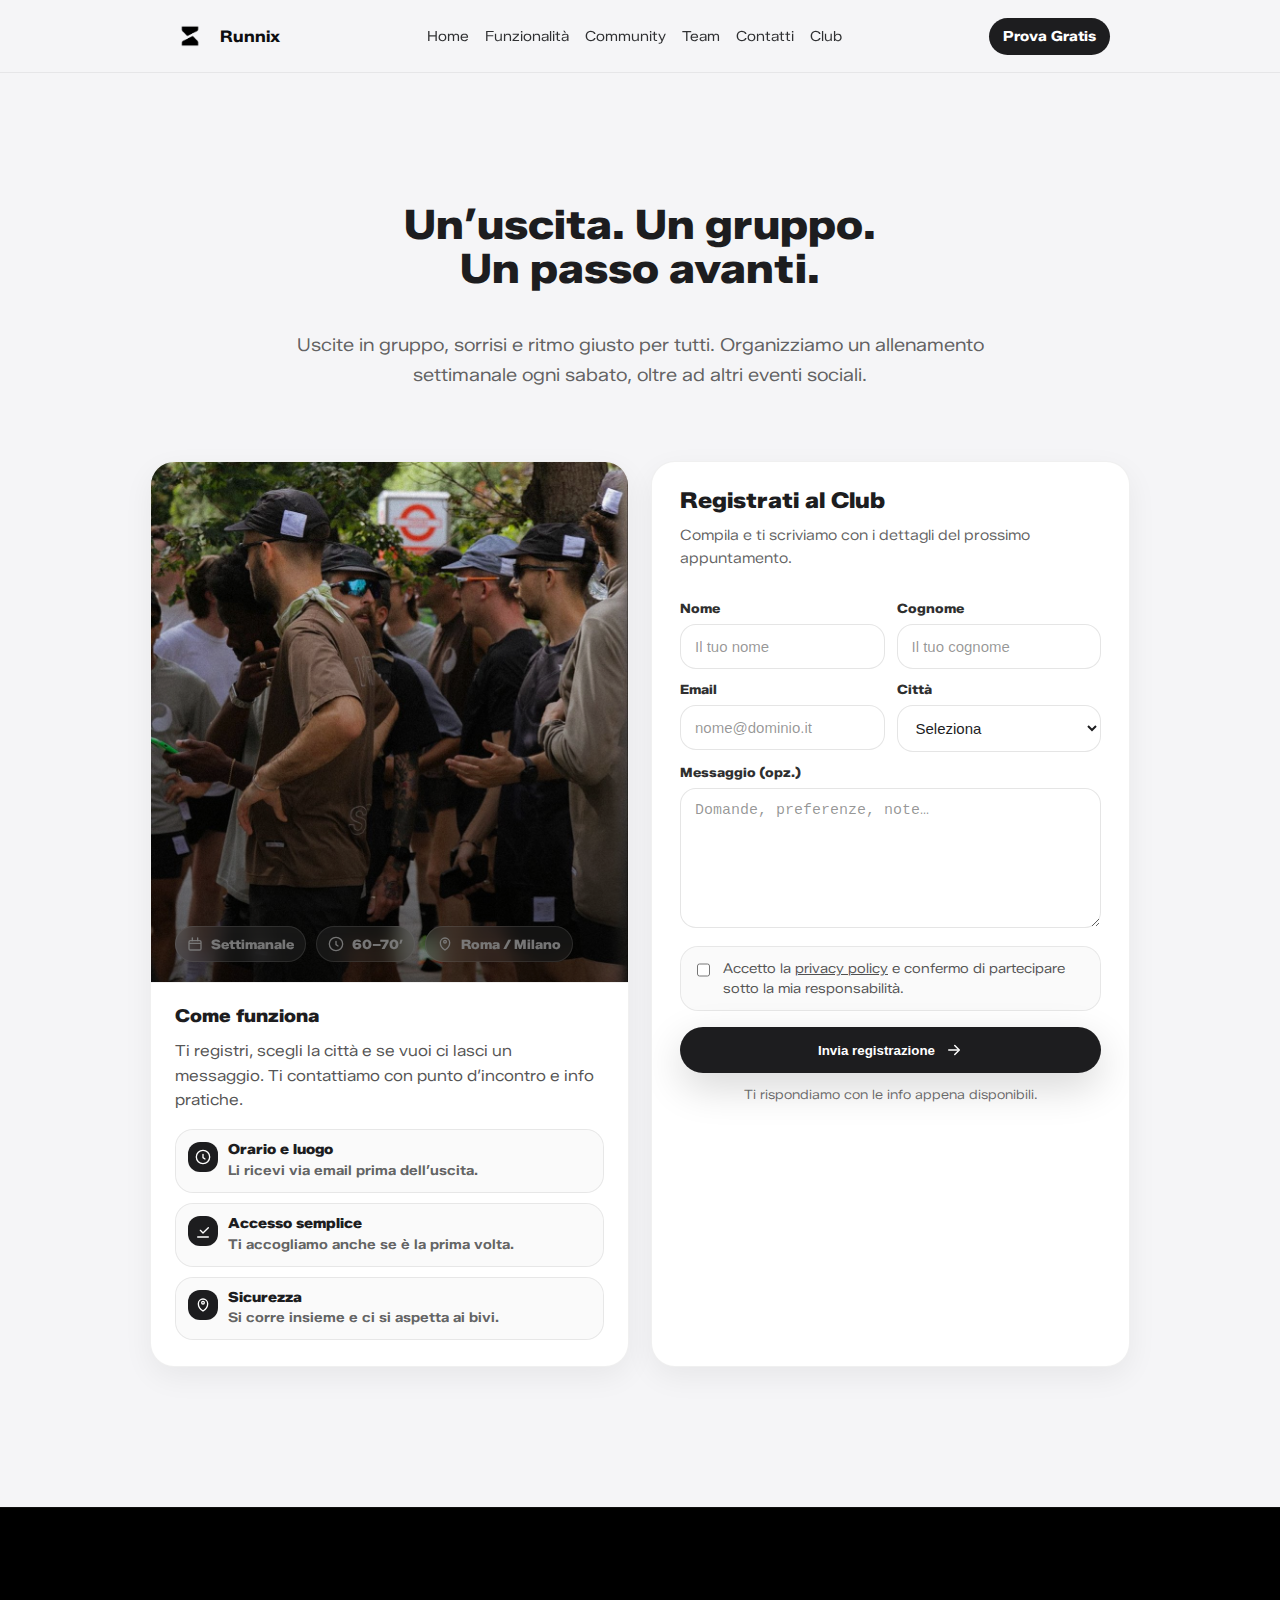
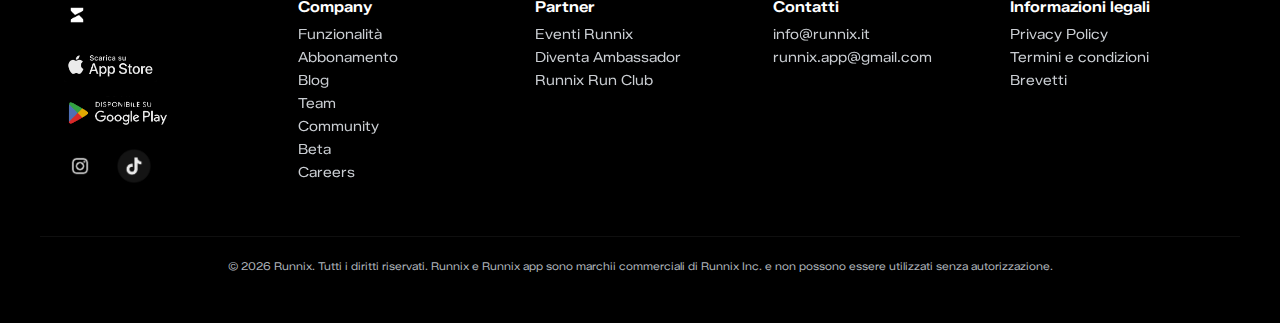
<file: club/index.html>
<!DOCTYPE html>
<html lang="it">
<head>
  <meta charset="utf-8"/>
  <meta name="viewport" content="width=device-width, initial-scale=1"/>
  <title>Running Club – Runnix</title>
  <meta name="description" content="Registrati al Running Club di Runnix. Uscite, community e allenamenti insieme."/>
  <link rel="icon" href="/icons/img_logo.png"/>

  <!-- Font + CSS globali -->
  <link href="https://fonts.googleapis.com/css2?family=Zalando+Sans+SemiExpanded:wght@400;500;600;700&display=swap" rel="stylesheet">
  <link rel="stylesheet" href="/css/main.css"/>

  <style>
    :root{
      --bg:#f5f5f7;
      --text:#0D0E10;
      --muted:rgba(0,0,0,.62);
      --border:rgba(0,0,0,.08);
      --shadow:0 10px 30px rgba(0,0,0,.06);
      --radius:24px;
    }
    *{box-sizing:border-box}
    body{
      margin:0;
      background:var(--bg);
      color:var(--text);
      -webkit-font-smoothing:antialiased;
      -moz-osx-font-smoothing:grayscale;
    }
    a{color:inherit; text-decoration:none}
    img{max-width:100%; display:block}

    /* ===== Layout base ===== */
    .page{ padding:130px 0 140px; }
    .wrap{
      width:1300px;
      max-width:calc(100% - 40px);
      margin:0 auto;
    }

    /* ===== Hero ===== */
    .hero{
      text-align:center;
      margin:0 auto 70px;
      width:980px;
      max-width:100%;
    }

    .hero h1{
      margin:0 0 40px;          /* + spazio */
      font-size:clamp(28px,3.2vw,58px); /* titolo più piccolo */
      line-height:1.08;
      font-weight:850;
      color:#1d1d1f;
    }
    .hero p{
      margin:0 auto;
      max-width:760px;
      font-size:18px;
      line-height:1.65;
      color:var(--muted);
    }

    /* ===== Griglia principale ===== */
    .shell{
      width:980px;
      max-width:100%;
      margin:0 auto;
      display:grid;
      grid-template-columns: 1fr 1fr;
      gap:22px;
      align-items:stretch;
    }
    @media (max-width: 980px){
      .shell{ grid-template-columns:1fr; }
    }

    /* ===== Card ===== */
    .card{
      background:#ffffff;
      border:1px solid rgba(0,0,0,0.06);
      border-radius:var(--radius);
      box-shadow:var(--shadow);
      overflow:hidden;
    }

    /* ===== Card sinistra: immagine + info ===== */
    .cover{
      position:relative;
      height:520px;
      overflow:hidden;
    }
    .cover img{
      width:100%;
      height:100%;
      object-fit:cover;
      filter:saturate(1.02) contrast(1.02);
    }
    .cover::after{
      content:"";
      position:absolute;
      inset:0;
      background:linear-gradient(to top, rgba(0,0,0,.55), rgba(0,0,0,.22) 55%, rgba(0,0,0,0));
      pointer-events:none;
    }
    .cover-content{
      position:absolute;
      left:24px;
      right:24px;
      bottom:20px;
      color:#fff;
      display:flex;
      flex-direction:column;
      gap:12px;
    }
    .cover-title{
      margin:0;
      font-size:26px;
      line-height:1.12;
      font-weight:900;
      text-shadow:0 16px 46px rgba(0,0,0,.35);
    }
    .cover-sub{
      margin:0;
      font-size:14.5px;
      line-height:1.55;
      color:rgba(255,255,255,.88);
      max-width:520px;
    }

    .meta-row{
      display:flex;
      flex-wrap:wrap;
      gap:10px;
      margin-top:4px;
    }
    .meta{
      display:inline-flex;
      align-items:center;
      gap:8px;
      padding:9px 11px;
      border-radius:999px;
      background:rgba(255,255,255,.12);
      border:1px solid rgba(255,255,255,.22);
      backdrop-filter: blur(10px);
      -webkit-backdrop-filter: blur(10px);
      font-size:13px;
      font-weight:850;
      color:rgba(255,255,255,.92);
      white-space:nowrap;
    }
    .meta svg{
      width:16px; height:16px;
      stroke:rgba(255,255,255,.9);
      fill:none;
      stroke-width:2;
      stroke-linecap:round;
      stroke-linejoin:round;
    }

    .left-pad{
      padding:22px 24px 26px;
      display:flex;
      flex-direction:column;
      gap:12px;
      border-top:1px solid rgba(0,0,0,0.06);
    }
    .left-pad h2{
      margin:0;
      font-size:18px;
      font-weight:900;
      color:#1d1d1f;
    }
    .left-pad p{
      margin:0;
      color:rgba(0,0,0,.68);
      line-height:1.6;
      font-size:15.5px;
    }
    .mini-list{
      margin-top:4px;
      display:grid;
      gap:10px;
    }
    .mini-item{
      display:flex;
      gap:10px;
      align-items:flex-start;
      padding:12px 12px;
      border:1px solid rgba(0,0,0,0.08);
      border-radius:18px;
      background:rgba(0,0,0,0.02);
    }
    .mini-item .ico{
      width:30px; height:30px;
      border-radius:12px;
      background:#1d1d1f;
      display:grid; place-items:center;
      flex:0 0 auto;
    }
    .mini-item .ico svg{
      width:16px; height:16px;
      stroke:#fff; fill:none;
      stroke-width:2;
      stroke-linecap:round;
      stroke-linejoin:round;
    }
    .mini-item b{
      display:block;
      font-size:14px;
      line-height:1.2;
      color:#1d1d1f;
      font-weight:900;
      margin-bottom:2px;
    }
    .mini-item span{
      display:block;
      font-size:13.5px;
      line-height:1.4;
      color:rgba(0,0,0,.62);
      font-weight:650;
    }

    /* ===== Card destra: form ===== */
    .form-head{
      padding:26px 28px 0 28px;
    }
    .form-title{
      margin:0 0 10px;
      font-size:22px;
      line-height:1.18;
      font-weight:900;
      color:#1d1d1f;
    }
    .form-sub{
      margin:0;
      color:var(--muted);
      font-size:14.5px;
      line-height:1.6;
      max-width:520px;
    }

    form{ padding:18px 28px 28px 28px; }

    .row{
      display:grid;
      grid-template-columns:1fr 1fr;
      gap:12px;
    }
    @media (max-width: 640px){
      .row{ grid-template-columns:1fr; }
      .cover{ height:420px; }
    }

    label{
      display:block;
      font-weight:850;
      margin:12px 0 8px;
      font-size:13px;
      color:rgba(0,0,0,.82);
    }
    input, textarea, select{
      width:100%;
      border:1px solid rgba(0,0,0,0.10);
      background:#ffffff;
      color:#1d1d1f;
      border-radius:16px;
      padding:13px 14px;
      font-size:15px;
      outline:none;
      transition:.2s ease;
    }
    textarea{ min-height:140px; resize:vertical; }
    input::placeholder, textarea::placeholder{ color:rgba(0,0,0,.42); }
    input:focus, textarea:focus, select:focus{
      border-color:rgba(0,0,0,.24);
      box-shadow:0 0 0 4px rgba(0,0,0,.06);
    }

    .check{
      display:flex;
      gap:10px;
      align-items:flex-start;
      margin-top:14px;
      padding:12px 12px;
      border:1px solid rgba(0,0,0,0.08);
      border-radius:18px;
      background:rgba(0,0,0,0.02);
    }
    .check input{
      width:18px; height:18px;
      margin-top:2px;
      border-radius:4px;
    }
    .check p{
      margin:0;
      color:rgba(0,0,0,.68);
      line-height:1.45;
      font-size:13.5px;
    }
    .check a{ text-decoration:underline; }

    .btn{
      width:100%;
      display:inline-flex;
      align-items:center;
      justify-content:center;
      gap:10px;
      padding:14px 16px;
      border-radius:999px;
      background:#1d1d1f;
      color:#ffffff;
      font-weight:900;
      border:0;
      cursor:pointer;
      box-shadow:0 14px 40px rgba(0,0,0,.16);
      transition:transform .2s ease, box-shadow .2s ease;
      margin-top:16px;
    }
    .btn:hover{
      transform:translateY(-1px);
      box-shadow:0 18px 56px rgba(0,0,0,.18);
    }
    .btn svg{
      width:18px; height:18px;
      stroke:#fff; fill:none;
      stroke-width:2;
      stroke-linecap:round;
      stroke-linejoin:round;
    }

    .form-foot{
      margin-top:12px;
      color:rgba(0,0,0,.58);
      font-size:13px;
      line-height:1.5;
      text-align:center;
    }
  </style>
</head>

<body>
  <!-- Header via partial -->
  <div id="site-header"></div>

  <main class="page">
    <div class="wrap">

      <!-- HERO -->
      <section class="hero" aria-label="Running Club Runnix">
        <div class="hero-mark" aria-hidden="true">
        </div>

        <div class="pill"><span class="dot"></span></div>

        <h1>Un’uscita. Un gruppo. <br>Un passo avanti.</h1>
        <p>
          Uscite in gruppo, sorrisi e ritmo giusto per tutti.
          Organizziamo un allenamento settimanale ogni sabato, oltre ad altri eventi sociali.
        </p>
      </section>

      <!-- MAIN -->
      <section class="shell" aria-label="Registrazione e dettagli run club">

        <!-- SX: info -->
        <aside class="card" aria-label="Dettagli Running Club">
          <div class="cover">
            <img src="/assets/community/social1.jpg" alt="Running Club Runnix">
            <div class="cover-content">
              <div class="meta-row" aria-label="Info rapide">
                <span class="meta">
                  <svg viewBox="0 0 24 24"><path d="M8 7V3"/><path d="M16 7V3"/><path d="M4 11h16"/><path d="M5 7h14a2 2 0 0 1 2 2v10a2 2 0 0 1-2 2H5a2 2 0 0 1-2-2V9a2 2 0 0 1 2-2z"/></svg>
                  Settimanale
                </span>
                <span class="meta">
                  <svg viewBox="0 0 24 24"><path d="M12 8v5l3 2"/><path d="M12 22a10 10 0 1 0-10-10 10 10 0 0 0 10 10z"/></svg>
                  60–70′
                </span>
                <span class="meta">
                  <svg viewBox="0 0 24 24"><path d="M12 21s7-4.35 7-11a7 7 0 0 0-14 0c0 6.65 7 11 7 11z"/><path d="M12 10.5a2 2 0 1 0-2-2 2 2 0 0 0 2 2z"/></svg>
                  Roma / Milano
                </span>
              </div>
            </div>
          </div>

          <div class="left-pad">
            <h2>Come funziona</h2>
            <p>Ti registri, scegli la città e se vuoi ci lasci un messaggio. Ti contattiamo con punto d’incontro e info pratiche.</p>

            <div class="mini-list" aria-label="Dettagli pratici">
              <div class="mini-item">
                <div class="ico" aria-hidden="true">
                  <svg viewBox="0 0 24 24"><path d="M12 8v5l3 2"/><path d="M12 22a10 10 0 1 0-10-10 10 10 0 0 0 10 10z"/></svg>
                </div>
                <div>
                  <b>Orario e luogo</b>
                  <span>Li ricevi via email prima dell’uscita.</span>
                </div>
              </div>

              <div class="mini-item">
                <div class="ico" aria-hidden="true">
                  <svg viewBox="0 0 24 24"><path d="M20 7l-8 8-4-4"/><path d="M4 21h16"/></svg>
                </div>
                <div>
                  <b>Accesso semplice</b>
                  <span>Ti accogliamo anche se è la prima volta.</span>
                </div>
              </div>

              <div class="mini-item">
                <div class="ico" aria-hidden="true">
                  <svg viewBox="0 0 24 24"><path d="M12 21s7-4.35 7-11a7 7 0 0 0-14 0c0 6.65 7 11 7 11z"/><path d="M12 10.5a2 2 0 1 0-2-2 2 2 0 0 0 2 2z"/></svg>
                </div>
                <div>
                  <b>Sicurezza</b>
                  <span>Si corre insieme e ci si aspetta ai bivi.</span>
                </div>
              </div>
            </div>
          </div>
        </aside>

        <!-- DX: form -->
        <section class="card" aria-label="Form registrazione">
          <div class="form-head">
            <h2 class="form-title">Registrati al Club</h2>
            <p class="form-sub">Compila e ti scriviamo con i dettagli del prossimo appuntamento.</p>
          </div>

          <form method="post" action="#" autocomplete="on">
            <!-- Se usi Formspree: action="https://formspree.io/f/XYZ" -->
            <div class="row">
              <div>
                <label for="nome">Nome</label>
                <input id="nome" name="nome" required placeholder="Il tuo nome">
              </div>
              <div>
                <label for="cognome">Cognome</label>
                <input id="cognome" name="cognome" required placeholder="Il tuo cognome">
              </div>
            </div>

            <div class="row">
              <div>
                <label for="email">Email</label>
                <input id="email" type="email" name="email" required placeholder="nome@dominio.it">
              </div>
              <div>
                <label for="citta">Città</label>
                <select id="citta" name="citta" required>
                  <option value="" selected disabled>Seleziona</option>
                  <option>Roma</option>
                  <option>Milano</option>
                </select>
              </div>
            </div>

            <div>
              <label for="msg">Messaggio (opz.)</label>
              <textarea id="msg" name="message" placeholder="Domande, preferenze, note…"></textarea>
            </div>

            <div class="check">
              <input id="privacy" type="checkbox" required>
              <p>
                Accetto la <a href="/privacy/">privacy policy</a> e confermo di partecipare sotto la mia responsabilità.
              </p>
            </div>

            <button class="btn" type="submit">
              <span>Invia registrazione</span>
              <svg viewBox="0 0 24 24" aria-hidden="true"><path d="M5 12h12"/><path d="M13 6l6 6-6 6"/></svg>
            </button>

            <div class="form-foot">
              Ti rispondiamo con le info appena disponibili.
            </div>
          </form>
        </section>

      </section>

    </div>
  </main>

  <!-- Footer via partial -->
  <div id="site-footer"></div>

  <script>
    async function include(id, url){
      const el=document.getElementById(id);
      if(!el) return;
      try{
        const r=await fetch(url,{cache:'no-cache'});
        el.innerHTML=await r.text();
      }catch(e){ console.error('Include failed:', e); }
    }
    include('site-header','/partials/header.html');
    include('site-footer','/partials/footer.html');
  </script>
  <script src="/main.js"></script>
</body>
</html>
</file>
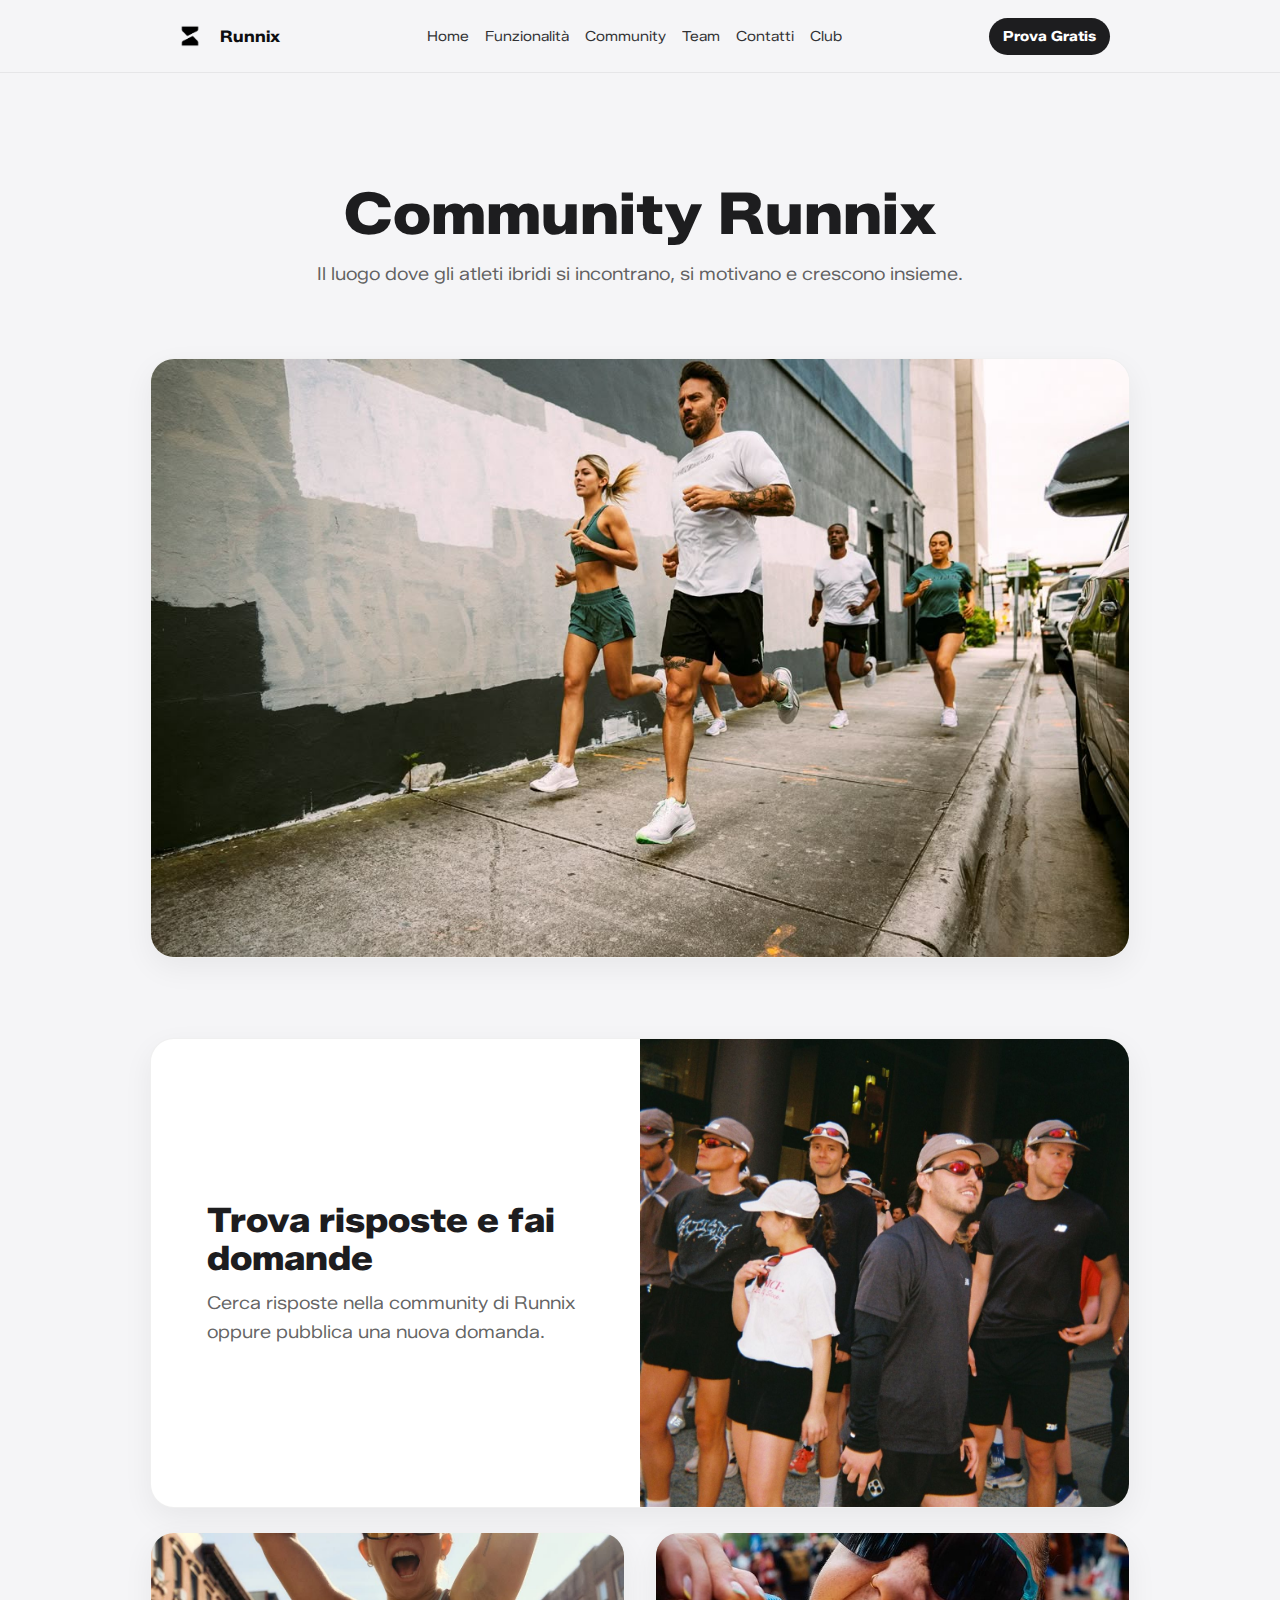
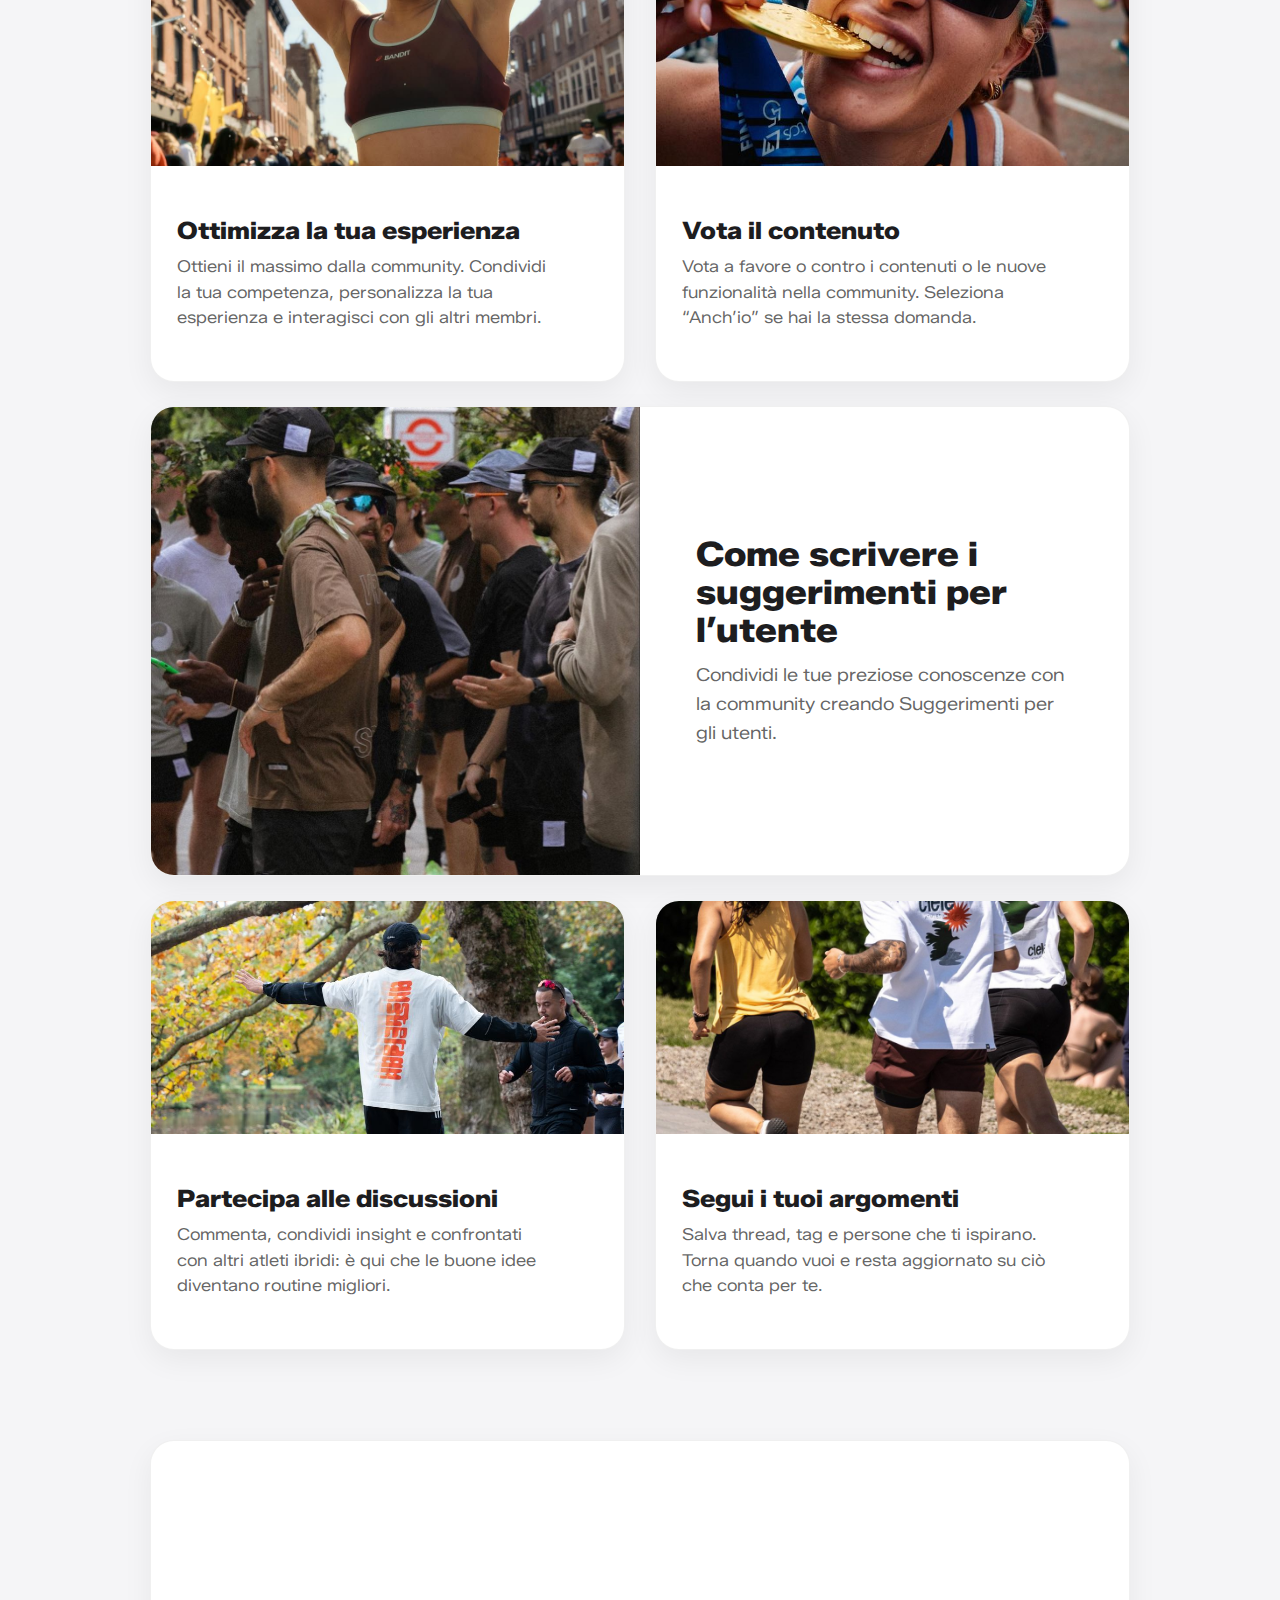
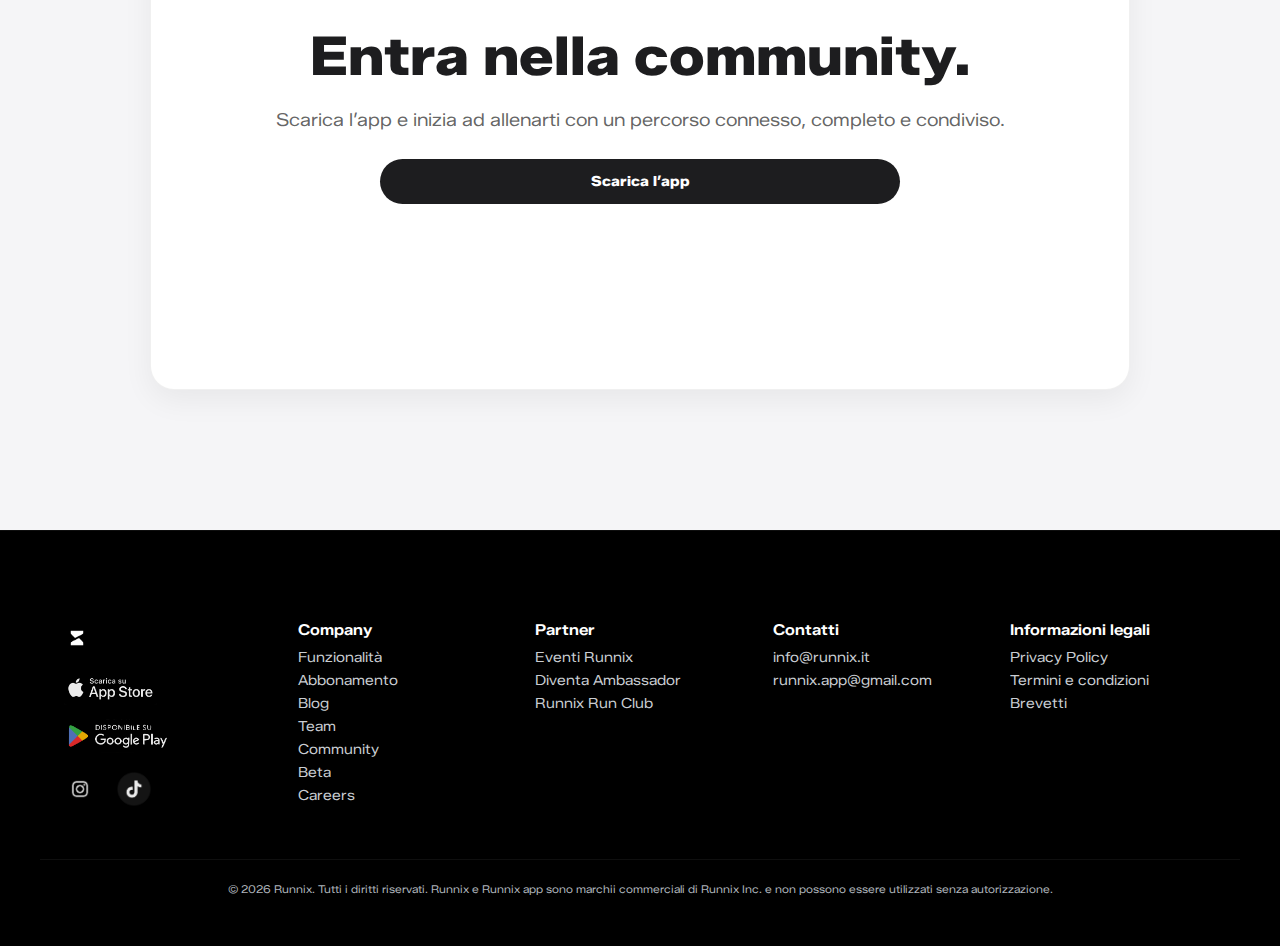
<file: community/index.html>
<!DOCTYPE html>
<html lang="it">
<head>
  <meta charset="utf-8"/>
  <meta name="viewport" content="width=device-width, initial-scale=1"/>
  <title>Community – Runnix</title>
  <meta name="description" content="Community Runnix: il movimento degli atleti ibridi."/>
  <link rel="icon" href="/icons/img_logo.png"/>

  <!-- Font + CSS globali -->
  <link href="https://fonts.googleapis.com/css2?family=Zalando+Sans+SemiExpanded:wght@400;500;600;700&display=swap" rel="stylesheet">
  <link rel="stylesheet" href="/css/main.css"/>

  <style>
    :root{
      --bg:#f5f5f7;            /* stesso sfondo team/contatti */
      --text:#0D0E10;
      --muted:rgba(0,0,0,.62);
      --shadow:0 10px 30px rgba(0,0,0,.06);
      --border:rgba(0,0,0,.08);
    }
    *{box-sizing:border-box}
    body{
      margin:0;
      background:var(--bg);
      color:var(--text);
      -webkit-font-smoothing:antialiased;
      -moz-osx-font-smoothing:grayscale;
    }
    a{color:inherit; text-decoration:none}
    img{max-width:100%; display:block}

    .page{
      padding:110px 0 140px;
    }

    /* ===== Hero titolo + sottotitolo ===== */
    .hero{
      width:1300px;
      max-width:calc(100% - 40px);
      margin:0 auto;
      text-align:center;
    }
    .hero h1{
      margin:0 0 14px;
      font-size:clamp(32px,4.8vw,58px);
      line-height:1.08;
      font-weight:850;
      color:#1d1d1f;
    }
    .hero p{
      margin:0 auto;
      max-width:820px;
      font-size:18px;
      line-height:1.6;
      color:var(--muted);
    }

    /* Immagine grande al centro w980 x h600 */
    .hero-image{
      width:980px;
      height:600px;
      max-width:100%;
      margin:70px auto 0;
      background:#ffffff;
      border:1px solid rgba(0,0,0,0.06);
      border-radius:24px;
      box-shadow:var(--shadow);
      overflow:hidden;
    }
    .hero-image img{
      width:100%;
      height:100%;
      object-fit:cover;
    }

    /* ===== Sezione blocchi ===== */
    .blocks{
      width:980px;
      max-width:calc(100% - 40px);
      margin:80px auto 0;
      display:flex;
      flex-direction:column;
      gap:24px;
    }

    /* Contenitore grande (1 e 4) */
    .block{
      width:980px;
      height:470px;
      max-width:100%;
      background:#ffffff;
      border:1px solid rgba(0,0,0,0.06);
      border-radius:24px;
      box-shadow:var(--shadow);
      overflow:hidden;
      display:grid;
      grid-template-columns: 1fr 1fr; /* metà immagine, metà testo */
    }
    .block-media{
      width:100%;
      height:100%;
      overflow:hidden;
    }
    .block-media img{
      width:100%;
      height:100%;
      object-fit:cover;
    }
    .block-text{
      padding:52px 56px;
      display:flex;
      flex-direction:column;
      justify-content:center;
      text-align:left;
      gap:12px;
    }
    .block-text h2{
      margin:0;
      font-size:clamp(22px,3.2vw,34px);
      line-height:1.12;
      font-weight:850;
      color:#1d1d1f;
    }
    .block-text p{
      margin:0;
      font-size:18px;
      line-height:1.6;
      color:var(--muted);
      max-width:440px;
    }

    /* alternanza grande: testo a sinistra / a destra */
    .block.reverse .block-media{ order:2; }
    .block.reverse .block-text{ order:1; }

    /* (NEW) per card 4: immagine a sinistra e testi a destra su desktop */
    .block.reverse-desktop .block-media{ order:1; }
    .block.reverse-desktop .block-text{ order:2; }

    /* ===== Righe con 2 card (contenitori 2-3 e 5-6) ===== */
    .cards-row{
      width:980px;
      max-width:100%;
      display:flex;
      justify-content:space-between;
      gap:30px; /* "lascia un po' di spazio" */
    }

    /* (NEW) card cliccabile */
    .mini-card{
      width:475px;
      height:450px;
      max-width:100%;
      background:#ffffff;
      border:1px solid rgba(0,0,0,0.06);
      border-radius:24px;
      box-shadow:var(--shadow);
      overflow:hidden;
      display:flex;
      flex-direction:column;

      cursor:pointer;
      transition:transform .2s ease, box-shadow .2s ease, border-color .2s ease;
    }
    .mini-card:hover{
      transform:translateY(-4px);
      border-color:rgba(0,0,0,0.14);
      box-shadow:0 16px 46px rgba(0,0,0,.10);
    }
    .mini-card:active{ transform:translateY(-2px); }

    /* per accessibilità: focus visibile quando è <a> */
    .mini-card:focus-visible{
      outline:3px solid rgba(0,0,0,.35);
      outline-offset:4px;
    }

    .mini-media{
      width:100%;
      height:52%;
      overflow:hidden;
      background:#f0f0f2;
    }
    .mini-media img{
      width:100%;
      height:100%;
      object-fit:cover;
    }
    .mini-text{
      height:48%;
      padding:26px 26px;
      display:flex;
      flex-direction:column;
      justify-content:center;
      text-align:left;
      gap:10px;
    }
    .mini-text h3{
      margin:0;
      font-size:24px;
      line-height:1.15;
      font-weight:850;
      color:#1d1d1f;
    }
    .mini-text p{
      margin:0;
      font-size:16.5px;
      line-height:1.55;
      color:var(--muted);
      max-width:380px;
    }

    /* (NEW) rendi l'anchor full-size */
    .mini-link{
      display:flex;
      flex-direction:column;
      width:100%;
      height:100%;
    }

    /* ===== CTA finale stile blocco team (w1300xh550) ===== */
    .cta-wrap{
      margin-top:90px;
    }
    .cta{
      width:980px;
      height:550px;
      max-width:calc(100% - 40px);
      margin:0 auto;
      background:#ffffff;
      border:1px solid rgba(0,0,0,0.06);
      border-radius:24px;
      box-shadow:var(--shadow);
      display:flex;
      align-items:center;
      justify-content:center;
      padding:44px 26px;
      text-align:center;
    }
    .cta-inner{
      width:100%;
      max-width:760px;
      display:flex;
      flex-direction:column;
      align-items:center;
      gap:14px;
    }
    .cta-title{
      margin:0 0 6px;
      font-size:clamp(30px,4.4vw,54px);
      line-height:1.1;
      font-weight:850;
      color:#1d1d1f;
    }
    .cta-sub{
      margin:0 0 10px;
      font-size:18px;
      line-height:1.6;
      color:var(--muted);
    }
    .cta-btn{
      width:100%;
      max-width:520px;
      display:inline-flex;
      align-items:center;
      justify-content:center;
      padding:14px 18px;
      border-radius:999px;
      background:#1d1d1f;
      color:#ffffff;
      font-size:14px;
      font-weight:800;
      border:0;
      cursor:pointer;
      text-decoration:none;
    }

    /* ===== Responsive ===== */
    @media (max-width: 980px){
      .block{
        height:auto;
        grid-template-columns: 1fr;
      }
      .block.reverse .block-media{ order:1; }
      .block.reverse .block-text{ order:2; }

      /* (NEW) su mobile segue sempre immagine sopra, testo sotto */
      .block.reverse-desktop .block-media{ order:1; }
      .block.reverse-desktop .block-text{ order:2; }

      .block-media{ height:240px; }
      .block-text{ padding:28px 22px; }
      .block-text p{ max-width:100%; }

      .cards-row{
        flex-direction:column;
        gap:18px;
      }
      .mini-card{
        width:100%;
        height:auto;
      }
      .mini-media{ height:240px; }
      .mini-text{ height:auto; padding:22px 18px; }
      .mini-text p{ max-width:100%; }
    }
    @media (max-width: 640px){
      .page{ padding:90px 0 110px; }
      .hero-image{ height:520px; border-radius:20px; }
      .blocks{ margin-top:60px; }
      .cta{ height:auto; padding:34px 18px; }
      .cta-btn{ max-width:100%; }
    }
  </style>
</head>

<body>
  <!-- Header via partial -->
  <div id="site-header"></div>

  <main class="page">

    <!-- Titolo + sottotitolo -->
    <section class="hero">
      <h1>Community Runnix</h1>
      <p>Il luogo dove gli atleti ibridi si incontrano, si motivano e crescono insieme.</p>

      <!-- Immagine grande (LASCIARE COSÌ) -->
      <div class="hero-image">
        <img src="/assets/community/community.jpg" alt="Community Runnix">
      </div>
    </section>

    <!-- Blocchi -->
    <section class="blocks" aria-label="Contenuti della community">

      <!-- CONTENITORE 1 -->
      <div class="block">
        <div class="block-text">
          <h2>Trova risposte e fai domande</h2>
          <p>Cerca risposte nella community di Runnix oppure pubblica una nuova domanda.</p>
        </div>
        <div class="block-media">
          <img src="/assets/community/chall1.jpg" alt="Domande e risposte">
        </div>
      </div>

      <!-- CONTENITORI 2 + 3 (cliccabili) -->
      <div class="cards-row" aria-label="Strumenti community">
        <!-- Contenitore 2 -->
        <a class="mini-card" href="#" aria-label="Ottimizza la tua esperienza">
          <span class="mini-link">
            <span class="mini-media">
              <img src="/assets/community/chall2.jpg" alt="Ottimizza la tua esperienza">
            </span>
            <span class="mini-text">
              <h3>Ottimizza la tua esperienza</h3>
              <p>Ottieni il massimo dalla community. Condividi la tua competenza, personalizza la tua esperienza e interagisci con gli altri membri.</p>
            </span>
          </span>
        </a>

        <!-- Contenitore 3 -->
        <a class="mini-card" href="#" aria-label="Vota il contenuto">
          <span class="mini-link">
            <span class="mini-media">
              <img src="/assets/community/chall3.jpg" alt="Vota il contenuto">
            </span>
            <span class="mini-text">
              <h3>Vota il contenuto</h3>
              <p>Vota a favore o contro i contenuti o le nuove funzionalità nella community. Seleziona “Anch’io” se hai la stessa domanda.</p>
            </span>
          </span>
        </a>
      </div>

      <!-- CONTENITORE 4: immagine a sinistra, testo a destra (desktop), testo sempre allineato a sinistra -->
      <div class="block reverse-desktop">
        <div class="block-text">
          <h2>Come scrivere i suggerimenti per l’utente</h2>
          <p>Condividi le tue preziose conoscenze con la community creando Suggerimenti per gli utenti.</p>
        </div>
        <div class="block-media">
          <img src="/assets/community/social1.jpg" alt="Suggerimenti per gli utenti">
        </div>
      </div>

      <!-- CONTENITORI 5 + 6 (cliccabili) -->
      <div class="cards-row" aria-label="Approfondimenti community">
        <!-- Contenitore 5 -->
        <a class="mini-card" href="#" aria-label="Partecipa alle discussioni">
          <span class="mini-link">
            <span class="mini-media">
              <img src="/assets/community/social2.jpg" alt="Partecipa alle discussioni">
            </span>
            <span class="mini-text">
              <h3>Partecipa alle discussioni</h3>
              <p>Commenta, condividi insight e confrontati con altri atleti ibridi: è qui che le buone idee diventano routine migliori.</p>
            </span>
          </span>
        </a>

        <!-- Contenitore 6 -->
        <a class="mini-card" href="#" aria-label="Segui i tuoi argomenti">
          <span class="mini-link">
            <span class="mini-media">
              <img src="/assets/community/social3.jpg" alt="Segui i tuoi argomenti">
            </span>
            <span class="mini-text">
              <h3>Segui i tuoi argomenti</h3>
              <p>Salva thread, tag e persone che ti ispirano. Torna quando vuoi e resta aggiornato su ciò che conta per te.</p>
            </span>
          </span>
        </a>
      </div>

    </section>

    <!-- CTA finale (LASCIARE COSÌ) -->
    <section class="cta-wrap" aria-label="Scarica l'app">
      <div class="cta">
        <div class="cta-inner">
          <h2 class="cta-title">Entra nella community.</h2>
          <p class="cta-sub">Scarica l’app e inizia ad allenarti con un percorso connesso, completo e condiviso.</p>
          <a class="cta-btn" href="https://runnix.it">Scarica l’app</a>
        </div>
      </div>
    </section>

  </main>

  <!-- Footer via partial -->
  <div id="site-footer"></div>

  <script>
    async function include(id, url){
      const el = document.getElementById(id);
      if(!el) return;
      try{
        const r = await fetch(url, { cache: "no-cache" });
        el.innerHTML = await r.text();
      }catch(e){ console.error('Include failed:', e); }
    }
    include('site-header','/partials/header.html');
    include('site-footer','/partials/footer.html');
  </script>
  <script src="/main.js"></script>
</body>
</html>
</file>
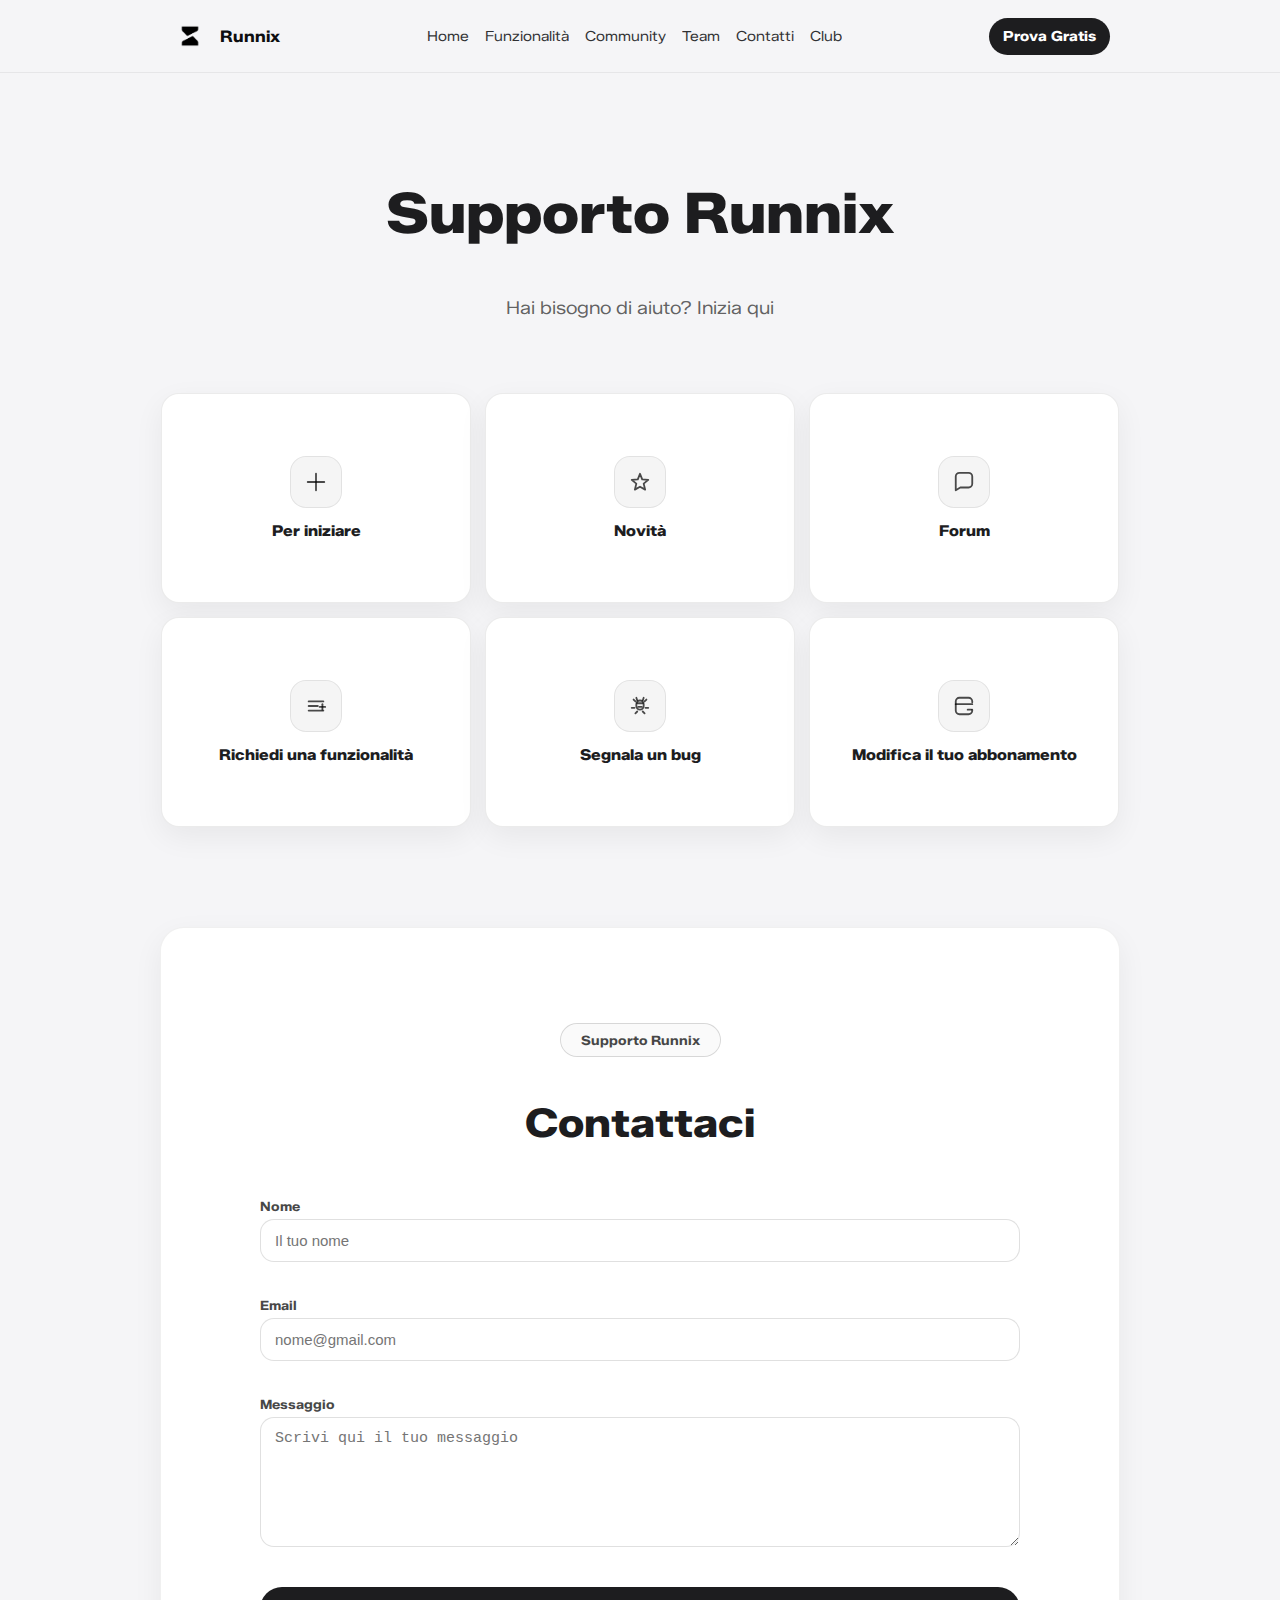
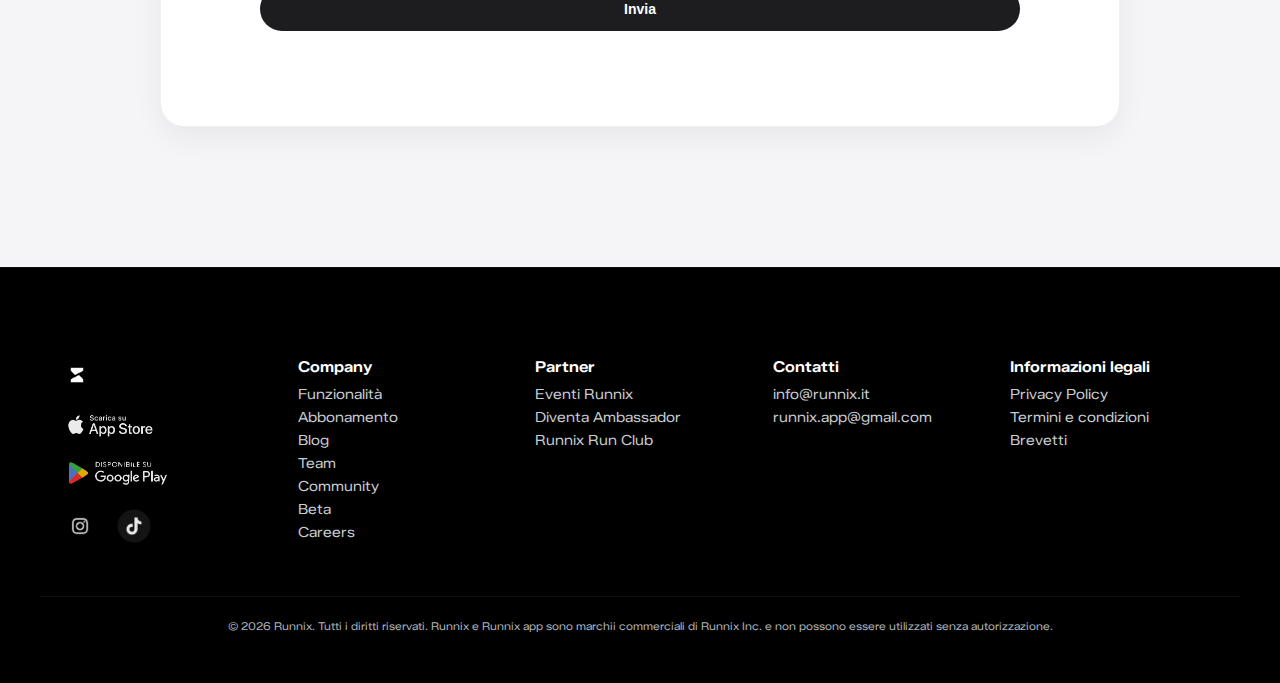
<file: contatti/index.html>
<!DOCTYPE html>
<html lang="it">
<head>
  <meta charset="utf-8"/>
  <meta name="viewport" content="width=device-width, initial-scale=1"/>
  <title>Contatti – Runnix</title>
  <meta name="description" content="Supporto Runnix: scrivici e ti aiutiamo subito."/>
  <link rel="icon" href="/icons/img_logo.png"/>

  <!-- Font + CSS globali -->
  <link href="https://fonts.googleapis.com/css2?family=Zalando+Sans+SemiExpanded:wght@400;500;600;700&display=swap" rel="stylesheet">
  <link rel="stylesheet" href="/css/main.css"/>

  <style>
    :root{
      --bg:#f5f5f7;
      --text:#0D0E10;
      --muted:rgba(0,0,0,.62);
      --shadow:0 10px 30px rgba(0,0,0,.06);
      --border:rgba(0,0,0,.08);
    }

    *{box-sizing:border-box}
    body{
      margin:0;
      background:var(--bg);
      color:var(--text);
      -webkit-font-smoothing:antialiased;
      -moz-osx-font-smoothing:grayscale
    }
    a{color:inherit; text-decoration:none}
    .container{max-width:1200px; margin:0 auto; padding:0 20px}

    /* ===== Layout pagina ===== */
    .support-page{
      padding:110px 0 140px;
    }

    /* ===== Intro (prima del blocco form) ===== */
    .support-intro{
      width:1300px;
      max-width:calc(100% - 40px);
      margin:0 auto 0 auto;
      text-align:center;
    }
  
    .support-h1{
      margin:0 0 50px; /* Titolo -> Sottotitolo: h50 */
      font-size:clamp(30px,4.4vw,58px);
      line-height:1.08;
      font-weight:850;
      color:#1d1d1f;
    }

    .support-sub{
      margin:0 auto 70px; /* Sottotitolo -> blocchi: h70 */
      max-width:720px;
      font-size:18px;
      line-height:1.6;
      color:var(--muted);
    }

    .quick-grid{
      display:grid;
      grid-template-columns:repeat(3, 310px);
      justify-content:center;
      gap:14px;
      margin-bottom:100px; /* 6 blocchi -> contenitore form: h100 */
    }
    @media (max-width: 1020px){
      .quick-grid{
        grid-template-columns:repeat(2, 310px);
      }
    }
    @media (max-width: 680px){
      .quick-grid{
        grid-template-columns:1fr;
        max-width:310px;
        margin-left:auto;
        margin-right:auto;
      }
    }

    .quick-card{
      width:310px;
      height:210px;
      background:#ffffff;
      border:1px solid rgba(0,0,0,0.08);
      border-radius:18px;
      box-shadow:var(--shadow);
      padding:18px 16px;
      display:flex;
      flex-direction:column;
      gap:14px;
      align-items:center;         /* centro orizzontale */
      justify-content:center;     /* centro verticale */
      text-align:center;
      transition:transform .2s ease, box-shadow .2s ease, border-color .2s ease;
      cursor:pointer;
      user-select:none;
    }
    .quick-card:hover{
      transform:translateY(-3px);
      box-shadow:0 16px 46px rgba(0,0,0,.08);
      border-color:rgba(0,0,0,0.12);
    }

    .q-ico{
      width:52px;
      height:52px;
      border-radius:16px;
      background:rgba(0,0,0,0.04);
      border:1px solid rgba(0,0,0,0.08);
      display:flex;
      align-items:center;
      justify-content:center;
    }
    .q-ico svg{
      width:22px;
      height:22px;
      fill:none;
      stroke:rgba(0,0,0,0.70);
      stroke-width:2;
      stroke-linecap:round;
      stroke-linejoin:round;
    }
    .q-title{
      font-size:15px;
      font-weight:800;
      color:#1d1d1f;
      line-height:1.2;
      max-width:240px;
    }

    /* ===== Contenitore ultimo blocco ===== */
    .support-box{
      width:960px;
      height:800px;
      max-width:calc(100% - 40px);
      margin:0 auto;
      background:#ffffff;
      border:1px solid rgba(0,0,0,0.06);
      border-radius:24px;
      box-shadow:var(--shadow);
      display:flex;
      align-items:center;
      justify-content:center;
      padding:44px 26px;
      text-align:center;
    }

    .support-inner{
      width:100%;
      max-width:760px;
      display:flex;
      flex-direction:column;
      align-items:center;
      gap:14px;
    }

    .support-tag{
      display:inline-flex;
      align-items:center;
      justify-content:center;
      padding:8px 20px;
      border-radius:999px;
      border:1px solid rgba(0,0,0,0.14);
      background:rgba(0,0,0,0.02);
      font-size:13px;
      font-weight:700;
      color:rgba(0,0,0,0.72);
    }

    .support-title{
      margin:30px 0 4px;
      font-size:clamp(30px,4.4vw,40px);
      line-height:1.1;
      font-weight:800;
      color:#1d1d1f;
    }

    /* ===== Form ===== */
    form{width:100%;}
    .field{
      width:100%;
      display:flex;
      flex-direction:column;
      align-items:stretch;
      text-align:left;
      margin-top:35px;
    }
    label{
      font-size:13px;
      font-weight:700;
      color:rgba(0,0,0,0.72);
      margin:0 0 5px;
    }
    input, textarea{
      width:100%;
      border:1px solid rgba(0,0,0,0.12);
      background:#ffffff;
      color:#1d1d1f;
      border-radius:14px;
      padding:12px 14px;
      font-size:15px;
      outline:none;
      transition:box-shadow .2s ease, border-color .2s ease;
    }
    textarea{min-height:130px; resize:vertical}
    input:focus, textarea:focus{
      border-color:rgba(0,0,0,0.22);
      box-shadow:0 0 0 3px rgba(0,0,0,0.06);
    }

    .btn-row{
      display:flex;
      justify-content:center;
      margin-top:40px;
      width:100%;
    }
    .btn-send{
      width:100%;              /* allunga orizzontalmente */
      max-width:820px;         /* limite “bello” */
      display:inline-flex;
      align-items:center;
      justify-content:center;
      padding:14px 18px;
      border-radius:999px;
      background:#1d1d1f;
      color:#ffffff;
      font-size:14px;
      font-weight:800;
      border:0;
      cursor:pointer;
      text-decoration:none;
    }

    @media (max-width: 640px){
      .support-page{ padding:90px 0 110px; }
      .support-box{ height:auto; padding:34px 18px; }
      .support-inner{ max-width:100%; }
      .support-logo{ margin-bottom:70px; }
      .btn-send{ max-width:100%; }
    }
  </style>
</head>

<body>
  <div id="site-header"></div>

  <main class="support-page">

    <!-- INTRO + GRID -->
    <section class="support-intro" aria-label="Supporto Runnix - scorciatoie">

      <h1 class="support-h1">Supporto Runnix</h1>
      <p class="support-sub">Hai bisogno di aiuto? Inizia qui</p>

      <div class="quick-grid">
        <a class="quick-card" href="#" aria-label="Per iniziare">
          <div class="q-ico" aria-hidden="true">
            <svg viewBox="0 0 24 24">
              <path d="M12 3v18"></path>
              <path d="M3 12h18"></path>
            </svg>
          </div>
          <div class="q-title">Per iniziare</div>
        </a>

        <a class="quick-card" href="#" aria-label="Novità">
          <div class="q-ico" aria-hidden="true">
            <svg viewBox="0 0 24 24">
              <path d="M12 3l2.4 6.2 6.6.5-5 4.1 1.6 6.5L12 17.2 6.4 20.3 8 13.8 3 9.7l6.6-.5L12 3z"></path>
            </svg>
          </div>
          <div class="q-title">Novità</div>
        </a>

        <a class="quick-card" href="#" aria-label="Forum">
          <div class="q-ico" aria-hidden="true">
            <svg viewBox="0 0 24 24">
              <path d="M21 14a4 4 0 0 1-4 4H8l-5 3V6a4 4 0 0 1 4-4h10a4 4 0 0 1 4 4z"></path>
            </svg>
          </div>
          <div class="q-title">Forum</div>
        </a>

        <a class="quick-card" href="#" aria-label="Richiedi una funzionalità">
          <div class="q-ico" aria-hidden="true">
            <svg viewBox="0 0 24 24">
              <path d="M4 7h16"></path>
              <path d="M4 12h10"></path>
              <path d="M4 17h16"></path>
              <path d="M19 10v6"></path>
              <path d="M16 13h6"></path>
            </svg>
          </div>
          <div class="q-title">Richiedi una funzionalità</div>
        </a>

        <a class="quick-card" href="#" aria-label="Segnala un bug">
          <div class="q-ico" aria-hidden="true">
            <svg viewBox="0 0 24 24">
              <path d="M9 9h6"></path>
              <path d="M10 13h4"></path>
              <path d="M8 3l1 3"></path>
              <path d="M16 3l-1 3"></path>
              <path d="M7 7l-2-2"></path>
              <path d="M17 7l2-2"></path>
              <path d="M6 14H3"></path>
              <path d="M21 14h-3"></path>
              <path d="M7 20l2-2"></path>
              <path d="M17 20l-2-2"></path>
              <path d="M8 10a4 4 0 0 1 8 0v2a4 4 0 0 1-8 0z"></path>
            </svg>
          </div>
          <div class="q-title">Segnala un bug</div>
        </a>

        <a class="quick-card" href="#" aria-label="Modifica il tuo abbonamento">
          <div class="q-ico" aria-hidden="true">
            <svg viewBox="0 0 24 24">
              <path d="M21 8V7a4 4 0 0 0-4-4H7a4 4 0 0 0-4 4v10a4 4 0 0 0 4 4h10a4 4 0 0 0 4-4v-1"></path>
              <path d="M3 10h18"></path>
              <path d="M16 16h4"></path>
            </svg>
          </div>
          <div class="q-title">Modifica il tuo abbonamento</div>
        </a>
      </div>
    </section>

    <!-- FORM -->
    <section class="support-box" aria-label="Supporto Runnix">
      <div class="support-inner">
        <div class="support-tag">Supporto Runnix</div>

        <h1 class="support-title">Contattaci</h1>

        <form method="post" action="#" autocomplete="on">
          <!-- Se usi Formspree: action="https://formspree.io/f/XYZ" -->
          <div class="field">
            <label for="name">Nome</label>
            <input id="name" name="name" required placeholder="Il tuo nome">
          </div>

          <div class="field">
            <label for="email">Email</label>
            <input id="email" type="email" name="email" required placeholder="nome@gmail.com">
          </div>

          <div class="field">
            <label for="message">Messaggio</label>
            <textarea id="message" name="message" required placeholder="Scrivi qui il tuo messaggio"></textarea>
          </div>

          <div class="btn-row">
            <button class="btn-send" type="submit">Invia</button>
          </div>
        </form>
      </div>
    </section>
  </main>

  <div id="site-footer"></div>

  <script>
    async function include(id, url){
      const el = document.getElementById(id);
      if(!el) return;
      try{
        const r = await fetch(url, { cache: "no-cache" });
        el.innerHTML = await r.text();
      }catch(e){ console.error('Include failed:', e); }
    }
    include('site-header','/partials/header.html');
    include('site-footer','/partials/footer.html');
  </script>
  <script src="/main.js"></script>
</body>
</html>
</file>
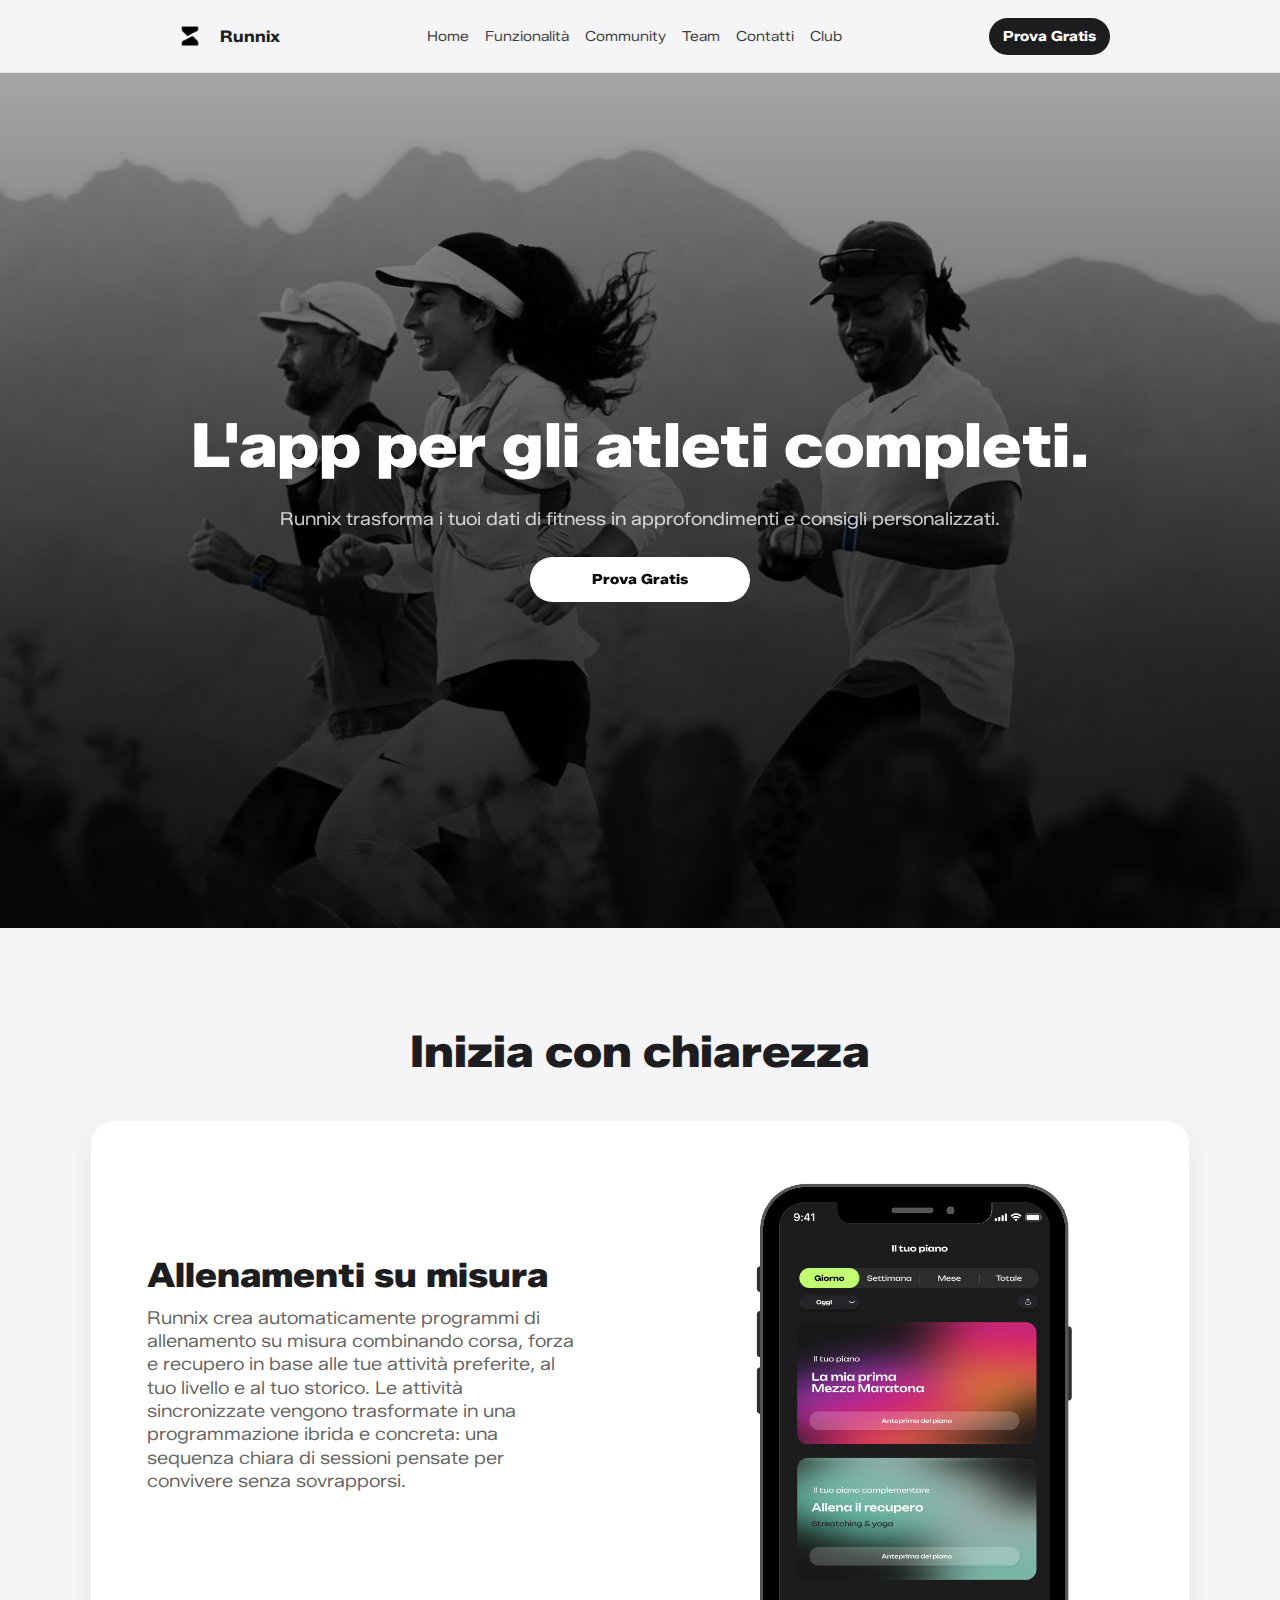
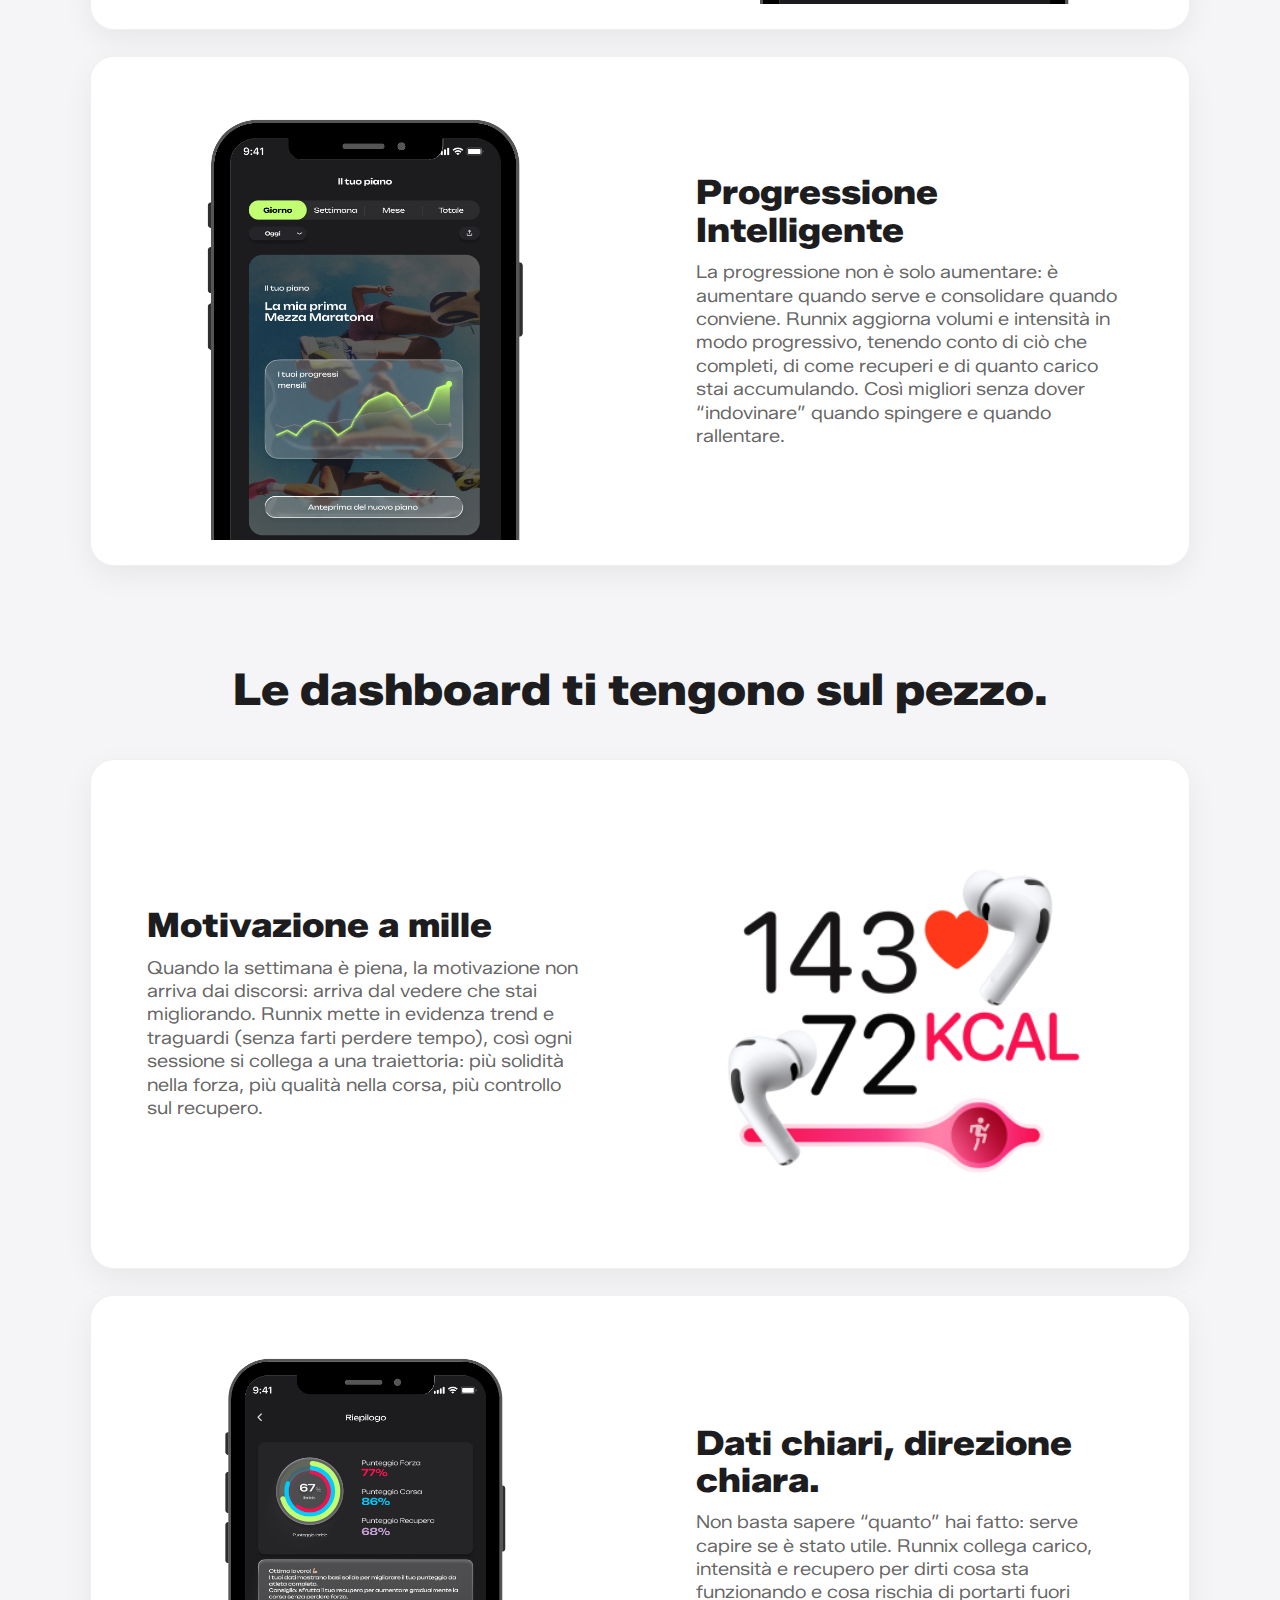
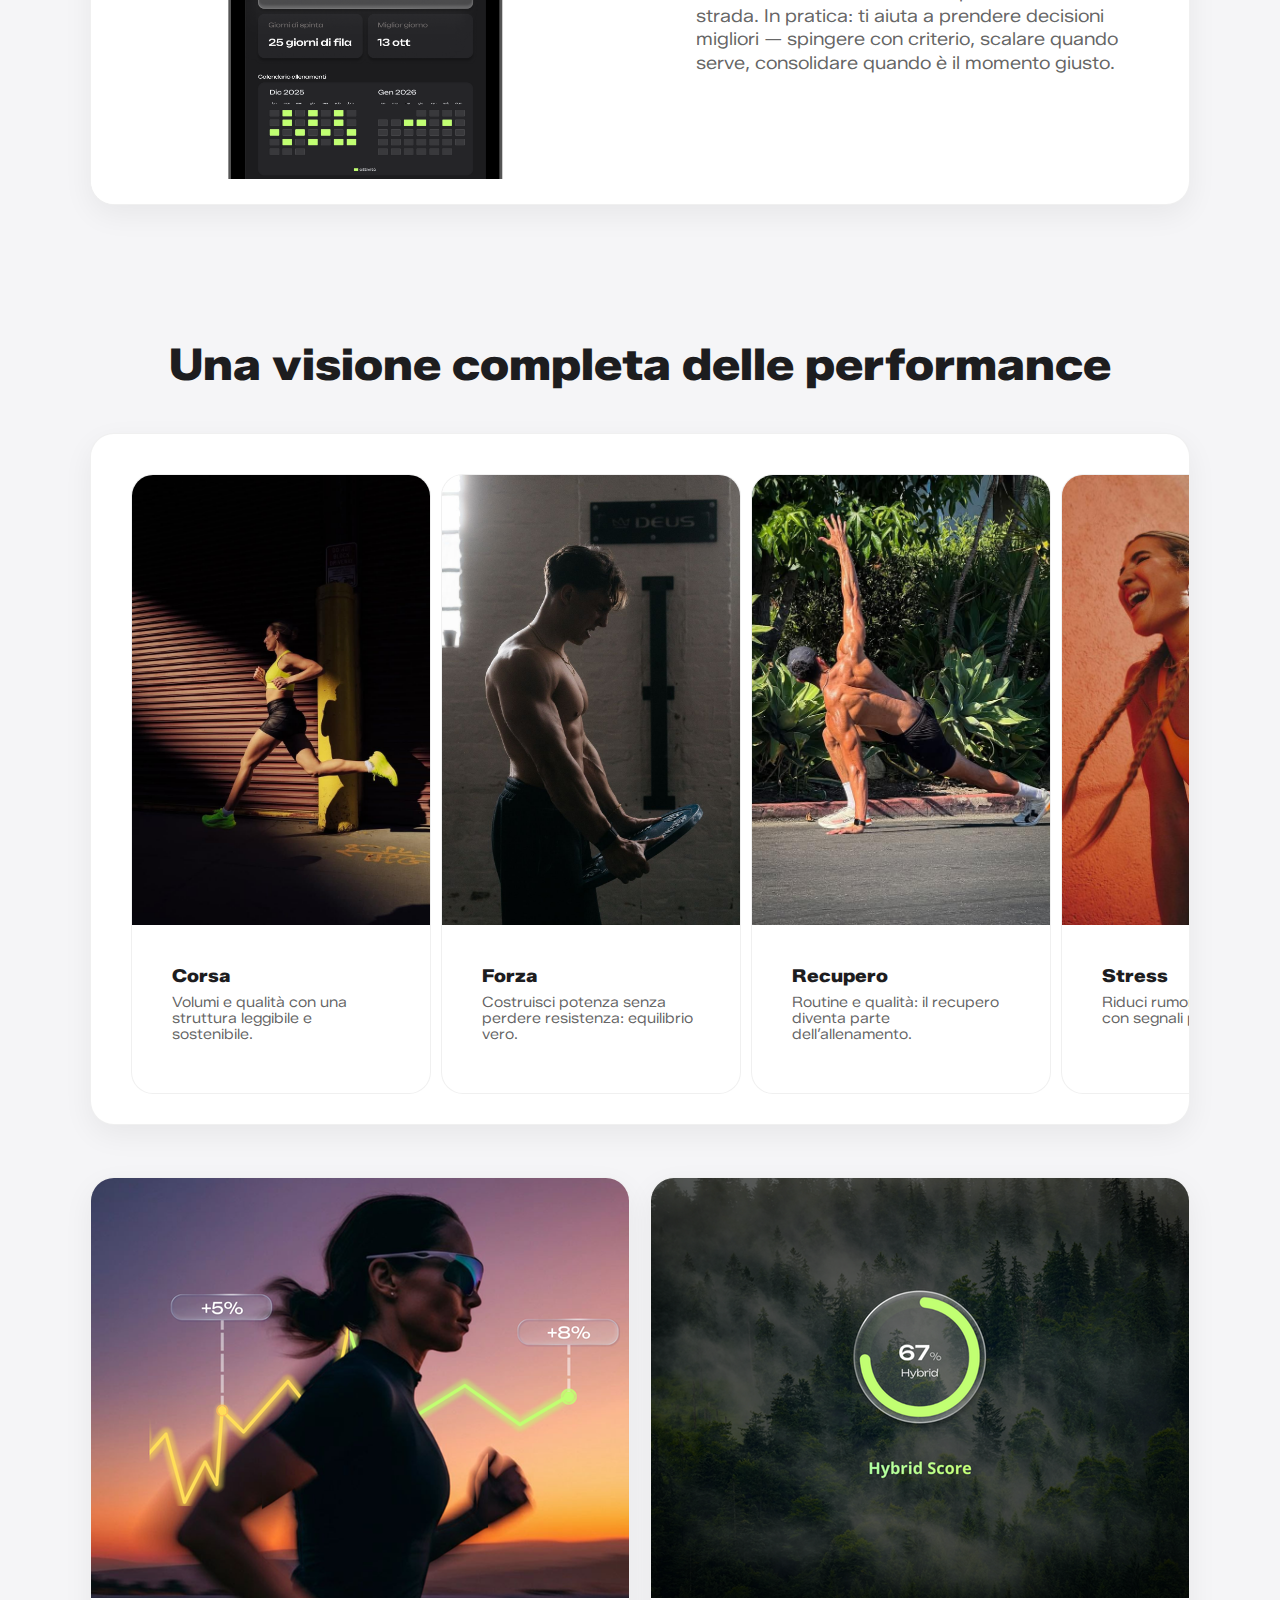
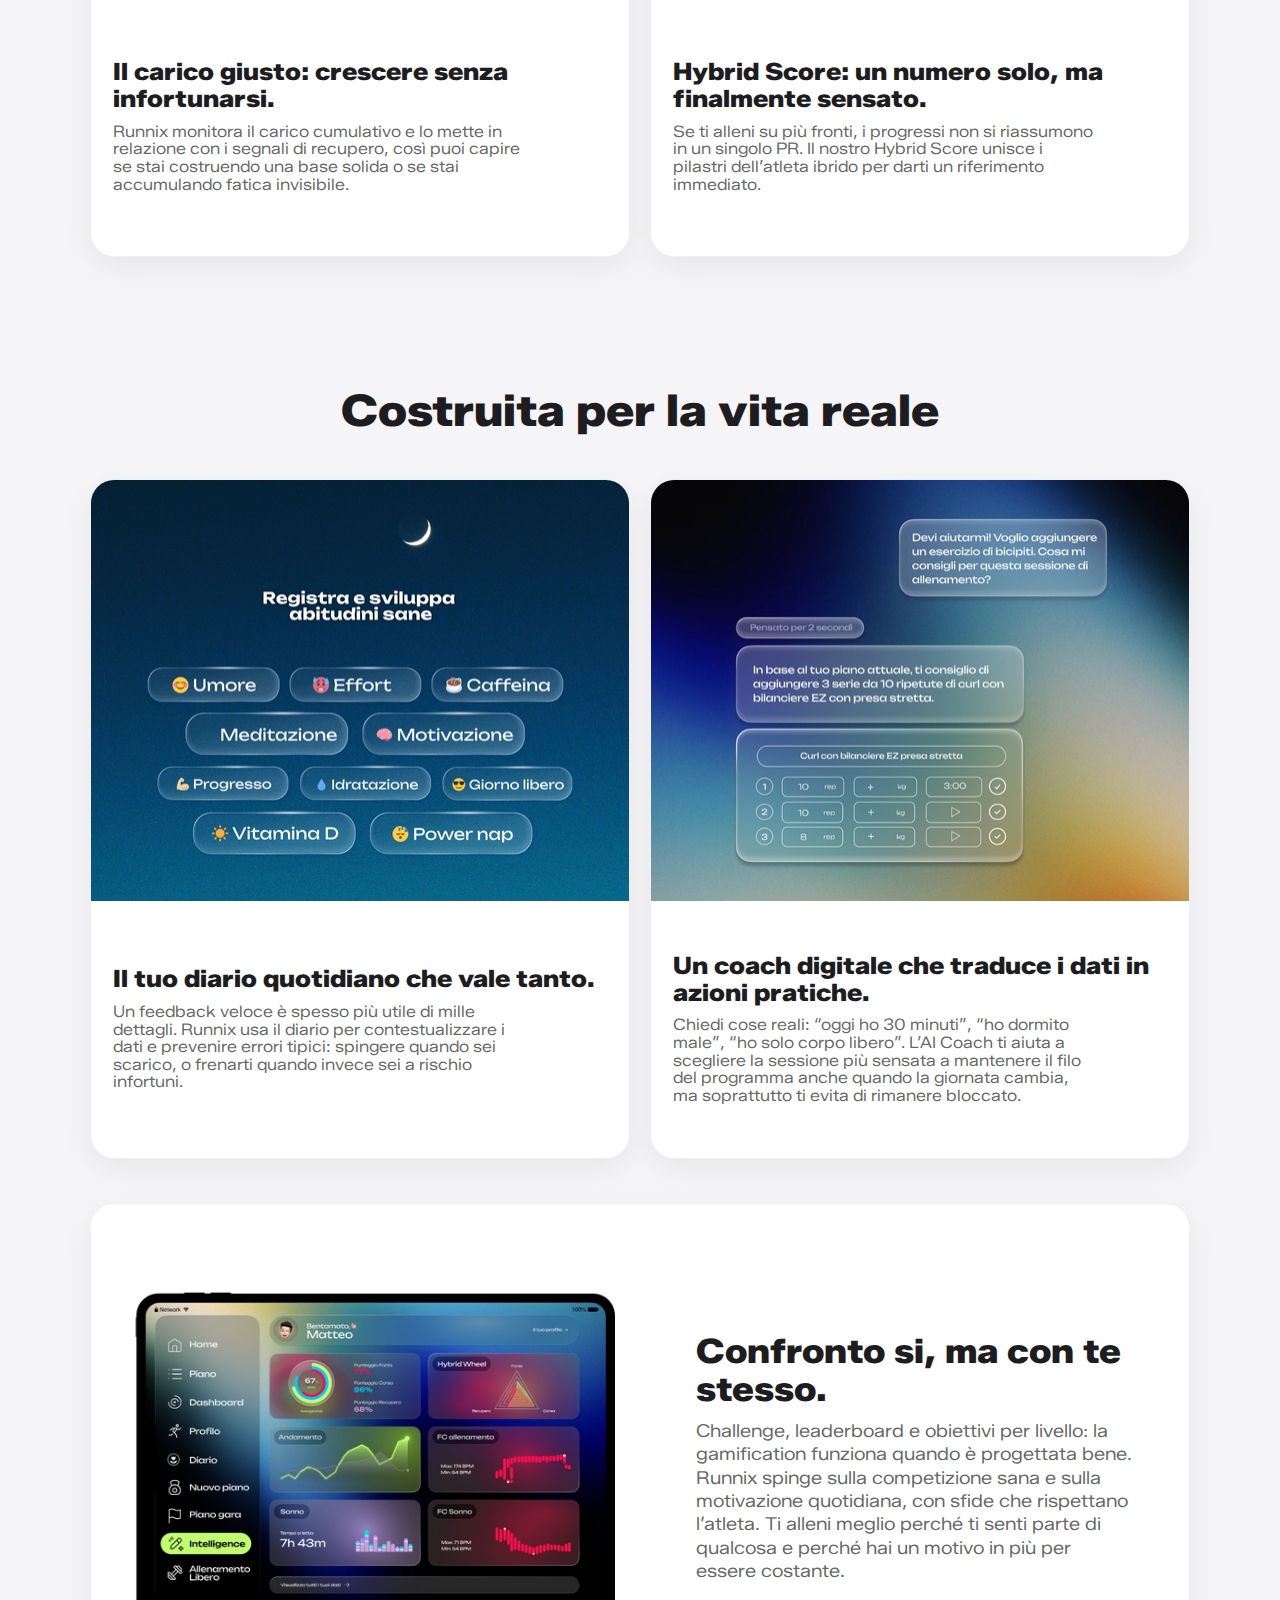
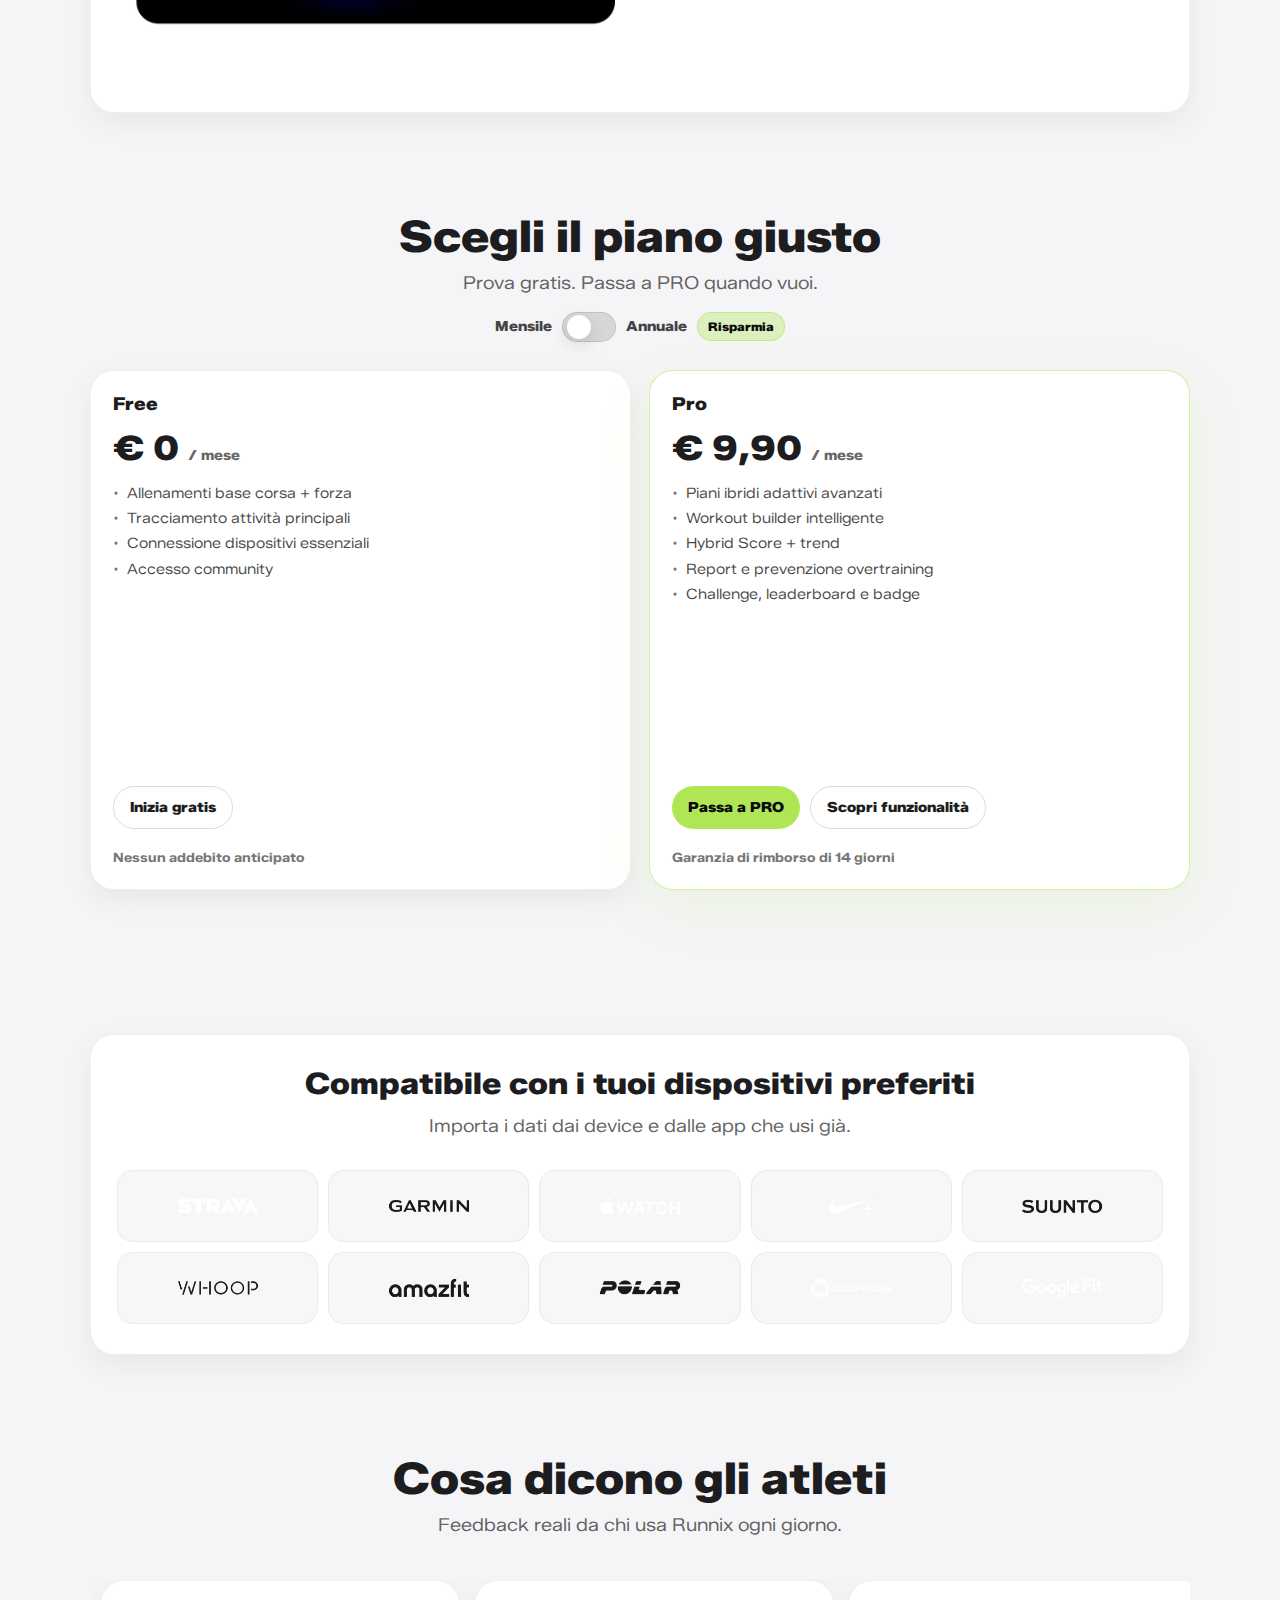
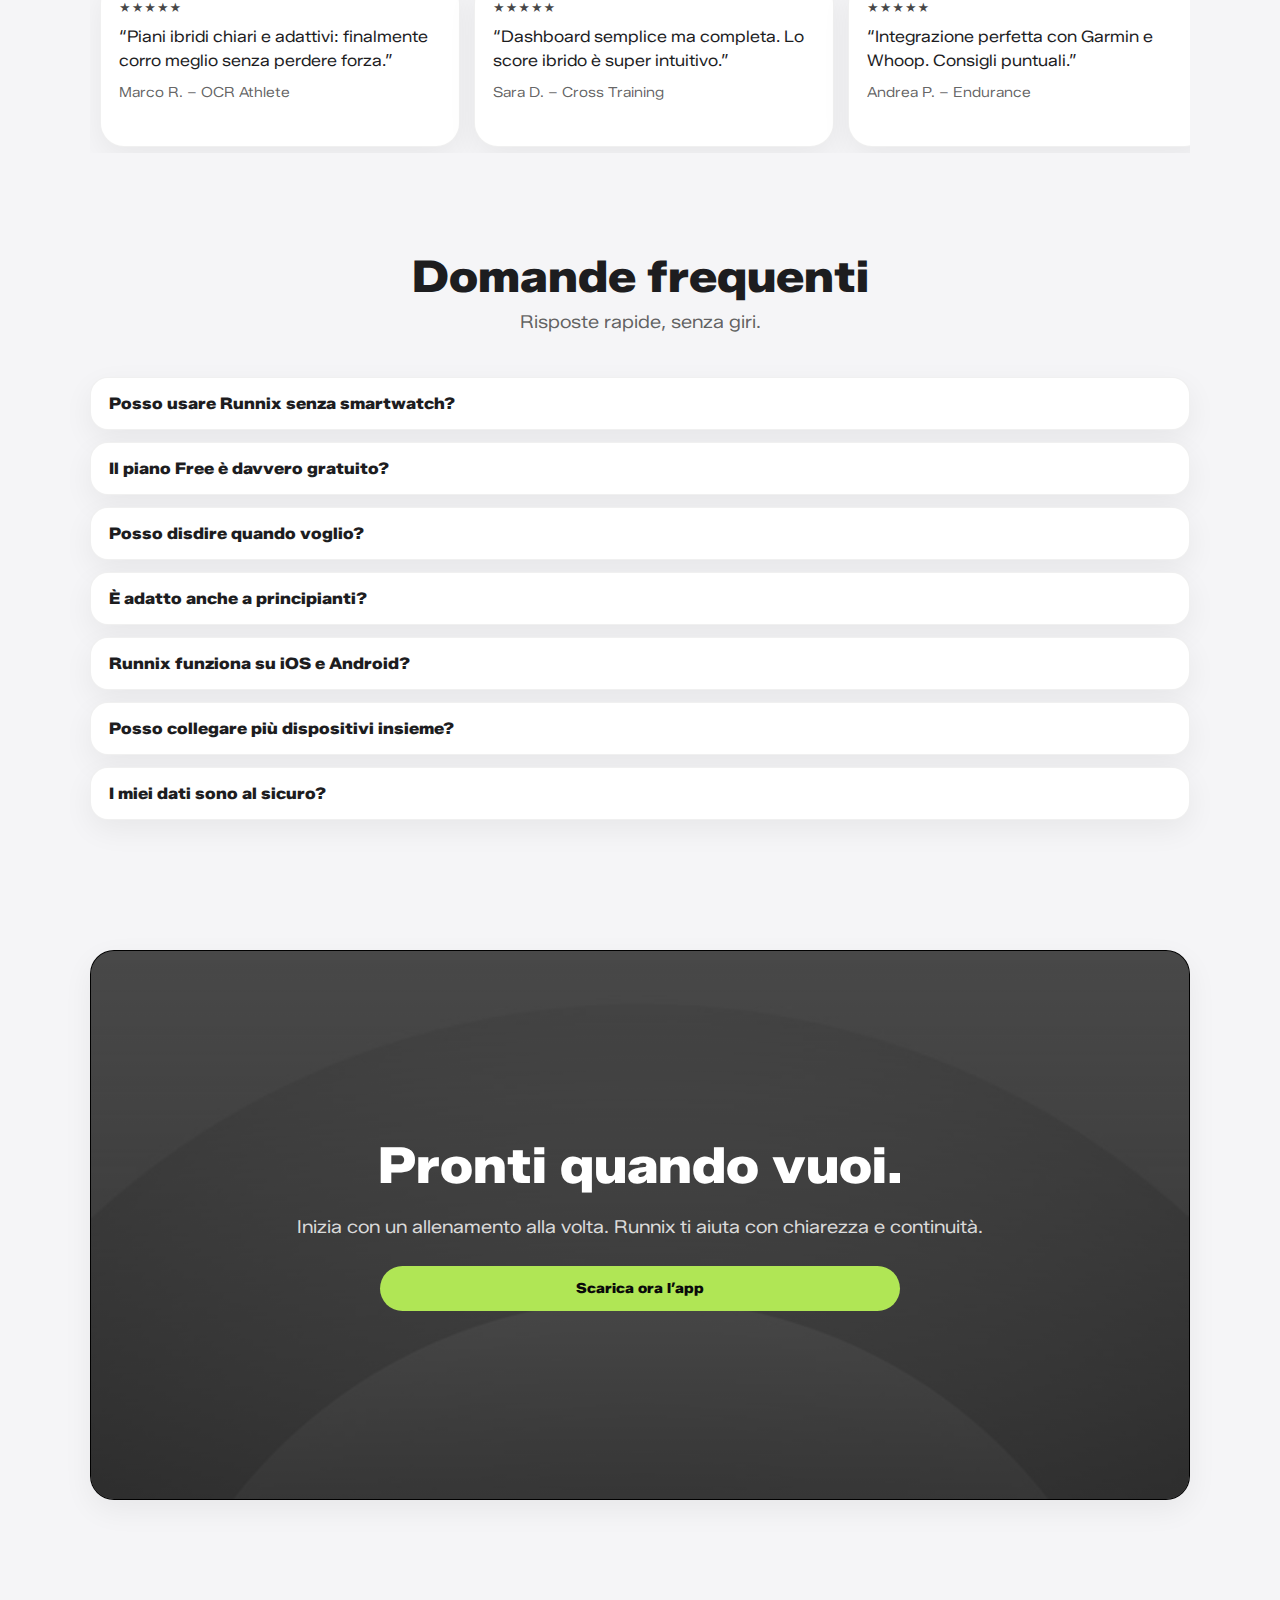
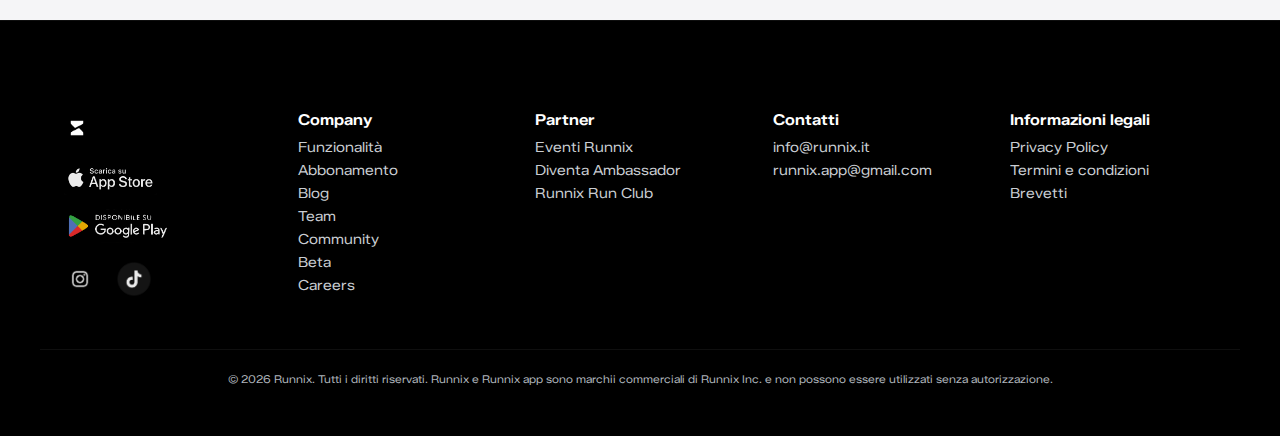
<file: home/index.html>
<!DOCTYPE html>
<html lang="it">
<head>
  <meta charset="utf-8" />
  <meta http-equiv="X-UA-Compatible" content="IE=edge" />
  <meta name="viewport" content="width=device-width, initial-scale=1" />
  <title>Runnix | App per atleti ibridi</title>
  <meta name="description" content="Corsa, forza e recupero in un unico hub intelligente che si adatta ai tuoi dati reali." />

  <!-- Favicons -->
  <link rel="icon" href="/logo/img_logo.png" />
  <link rel="apple-touch-icon" href="/logo/img_logo.png" />

  <!-- Font + CSS globali (UGUALI OVUNQUE) -->
  <link href="https://fonts.googleapis.com/css2?family=Zalando+Sans+SemiExpanded:wght@400;500;600;700&display=swap" rel="stylesheet">
  <link rel="stylesheet" href="/css/main.css">

  <style>
    :root{
      --bg:#f5f5f7;
      --text:#1d1d1f;
      --muted:rgba(0,0,0,.62);
      --shadow:0 10px 30px rgba(0,0,0,.06);
      --radius:24px;
    }
    *{box-sizing:border-box}
    body{
      margin:0;
      background:var(--bg);
      color:var(--text);
      font-family:'Zalando Sans SemiExpanded', system-ui, -apple-system, Segoe UI, Roboto, sans-serif;
      -webkit-font-smoothing:antialiased;
      -moz-osx-font-smoothing:grayscale;
    }
    a{color:inherit; text-decoration:none}
    img{max-width:100%; display:block}

    .page{ padding:0 0 120px; }

    /* ===== HERO FULL SCREEN (IMMAGINE DA HTML) ===== */
    .hero{
      position:relative;
      min-height:95vh;
      display:flex;
      align-items:center;
      justify-content:center;
      overflow:hidden;
      background:#000;
    }
    .hero-img{
      position:absolute;
      inset:0;
      width:100%;
      height:100%;
      object-fit:cover;
      transform:scale(1.02);
      will-change:transform;
    }
    /* ✅ rimosso alone lime: resta solo opacità/overlay */
    .hero::after{
      content:"";
      position:absolute; inset:0;
      background: linear-gradient(180deg, rgba(0,0,0,.35) 0%, rgba(0,0,0,.72) 65%, rgba(0,0,0,.88) 100%);
      pointer-events:none;
    }
    .hero-inner{
      position:relative;
      z-index:1;
      width:1300px;
      max-width:calc(100% - 40px);
      text-align:center;
      padding:10px 0 10px;
      color:#fff;
    }
    .hero-title{
      margin:0 0 14px;
      font-size:clamp(34px,4.8vw,62px);
      line-height:1.5;
      font-weight:900;
      letter-spacing:-.4px;
      text-shadow:0 30px 80px rgba(0,0,0,.35);
    }
    .hero-sub{
      margin:0 auto 24px;
      max-width:820px;
      font-size:18px;
      line-height:1.5;
      color:rgba(255,255,255,.78);
    }
    .hero-cta{
      display:flex;
      justify-content:center;
      gap:10px;
      flex-wrap:wrap;
    }
    .btn-dark{
      display:inline-flex;
      align-items:center;
      justify-content:center;
      padding:14px 18px;
      border-radius:999px;
      background:#ffffff;
      color:#0A0A0A;
      font-weight:900;
      font-size:14px;
      border:0;
      cursor:pointer;
      min-width:220px;
    }

    /* ===== WRAPPERS ===== */
    .wrap{
      width:1300px;
      max-width:calc(100% - 40px);
      margin:0 auto;
    }

    /* ✅ base: distanza 130px tra blocchi (come hai chiesto) */
    .section{ padding:100px 0 0; }

    /* ✅ attaccati per “blocco unico” */
    .section-tight{ padding-top:26px; }

    /* ✅ nuovo blocco */
    .section-break{ padding-top:130px; }

    .title-center{
      text-align:center;
      margin:0 0 12px;
      font-size:clamp(26px,3.6vw,44px);
      line-height:1.1;
      font-weight:950;
      color:#1d1d1f;
    }
    .sub-center{
      text-align:center;
      margin:0 auto;
      max-width:860px;
      font-size:18px;
      line-height:1.1;
      color:var(--muted);
    }

    /* ✅ spacing titolo “Una visione...” come gli altri blocchi */
    .vision-title-out{
      margin-top:110px;
    }

    /* ===== 1100 WIDTH AREA ===== */
    .grid-1100{
      width:1100px;
      max-width:100%;
      margin:0 auto;
    }
    .stack{
      display:flex;
      flex-direction:column;
      gap:26px;
      margin-top:44px;
    }

    /* ===== BIG CARD (w1100 x h510) ===== */
    .big-card{
      width:1100px;
      height:510px;
      max-width:100%;
      background:#ffffff;
      border:1px solid rgba(0,0,0,.06);
      border-radius:24px;
      box-shadow:var(--shadow);
      overflow:hidden;
      display:grid;
      grid-template-columns: 1fr 1fr;
      transition:transform .25s ease, box-shadow .25s ease, border-color .25s ease;
    }
    .big-card:hover{
      transform:translateY(-6px);
      border-color:rgba(0,0,0,.12);
      box-shadow:0 16px 46px rgba(0,0,0,.10);
    }
    .big-card.reverse .bc-media{ order:1; }
    .big-card.reverse .bc-text{ order:2; }

    .bc-media{
      width:100%;
      height:100%;
      overflow:hidden;
      background:#ffffff;
      display:flex;
      align-items:center;
      justify-content:center;
    }
    .bc-media img{
      width:100%;
      height:100%;
      object-fit:cover;
    }

    /* ✅ screen telefono: bordo intorno + contain */
    .bc-media.phone{
      padding:25px;
      background:#ffffff;
    }
    .bc-media.phone img{
      width:100%;
      height:100%;
      object-fit:contain;
      border-radius:18px;
      background:#fff;
    }

    .bc-text{
      padding:52px 56px;
      display:flex;
      flex-direction:column;
      justify-content:center;
      gap:12px;
      text-align:left;
    }
    .bc-text h3{
      margin:0;
      font-size:clamp(22px,3.2vw,34px);
      line-height:1.1;
      font-weight:950;
      color:#1d1d1f;
    }
    .bc-text p{
      margin:0;
      font-size:18px;
      line-height:1.3;
      color:var(--muted);
      max-width:520px;
    }

    /* ===== "VISIONE COMPLETA" (w1100) ===== */
    .vision-wrap{
      width:1100px;
      max-width:100%;
      margin:44px auto 0;
      background:#fff;
      border:1px solid rgba(0,0,0,0.06);
      border-radius:24px;
      box-shadow:var(--shadow);
      padding:0 0 30px;
    }

    .slideshow{
      display:flex;
      gap:10px;
      overflow-x:auto;
      padding:40px 40px 0px;
      scroll-snap-type:x mandatory;
      -webkit-overflow-scrolling:touch;
    }
    .slideshow::-webkit-scrollbar{ height:5px; }
    .slideshow::-webkit-scrollbar-thumb{ background:rgba(0,0,0,0); border-radius:999px; }

    .s-card{
      flex:0 0 300px;
      background:#fff;
      border:1px solid rgba(0,0,0,0.06);
      border-radius:22px;
      box-shadow:var(shadow);
      overflow:hidden;
      scroll-snap-align:center;
      transition:transform .25s ease;
    }
    .s-card:hover{ transform:translateY(-6px); }
    .s-card img{ width:100%; height:450px; object-fit:cover; }
    .s-card .in{ padding:40px 40px 50px; text-align:left; }
    .s-card h4{ margin:0 0 8px; font-size:18px; font-weight:950; color:#1d1d1f; }
    .s-card p{ margin:0; font-size:14.5px; line-height:1.1; color:var(--muted); }

    /* ===== VERTICAL PAIR ===== */
    .v-pair{
      width:1100px;
      max-width:100%;
      margin:44px auto 0;
      display:flex;
      gap:20px;
    }
    .v-pair.tight{ margin-top:26px; }

    .v-card{
      width:540px;
      height:680px;
      max-width:100%;
      background:#fff;
      border:1px solid rgba(0,0,0,0.06);
      border-radius:24px;
      box-shadow:var(--shadow);
      overflow:hidden;
      display:flex;
      flex-direction:column;
      transition:transform .25s ease, box-shadow .25s ease, border-color .25s ease;
    }
    .v-card:hover{
      transform:translateY(-6px);
      border-color:rgba(0,0,0,.12);
      box-shadow:0 16px 46px rgba(0,0,0,.10);
    }
    .v-card img{ width:100%; height:62%; object-fit:cover; }
    .v-card .in{
      height:38%;
      padding:22px 22px 24px;
      display:flex;
      flex-direction:column;
      justify-content:center;
      gap:10px;
      text-align:left;
    }
    .v-card h3{ margin:0; font-size:24px; font-weight:950; line-height:1.12; }
    .v-card p{ margin:0; color:var(--muted); line-height:1.1; font-size:16px; max-width:420px; }

    /* ===== PRICING ===== */
    .billing-toggle{
      width:1100px;
      max-width:100%;
      margin:18px auto 0;
      display:flex;
      justify-content:center;
      align-items:center;
      gap:10px;
    }
    .billing-label{
      font-weight:900;
      font-size:14px;
      color:rgba(0,0,0,.72);
    }
    .save-pill{
      display:inline-flex;
      align-items:center;
      justify-content:center;
      padding:6px 10px;
      border-radius:999px;
      background:rgba(176,230,85,.35);
      border:1px solid rgba(176,230,85,.55);
      color:#0A0A0A;
      font-weight:950;
      font-size:12px;
      margin-left:6px;
    }
    .switch{
      position:relative;
      width:54px;
      height:30px;
      background:rgba(0,0,0,.12);
      border-radius:999px;
      cursor:pointer;
      transition:background .2s ease;
      border:1px solid rgba(0,0,0,.10);
    }
    .switch::after{
      content:"";
      position:absolute;
      top:50%;
      left:4px;
      width:24px;
      height:24px;
      background:#fff;
      border-radius:50%;
      transform:translateY(-50%);
      box-shadow:0 6px 18px rgba(0,0,0,.12);
      transition:left .2s ease;
    }
    .switch input{
      position:absolute;
      inset:0;
      opacity:0;
      cursor:pointer;
    }
    .switch input:checked + .knob{}
    .switch:has(input:checked){
      background:rgba(176,230,85,.55);
      border-color:rgba(176,230,85,.65);
    }
    .switch:has(input:checked)::after{
      left:26px;
    }

    .pricing-grid{
      width:1100px;
      max-width:100%;
      margin:28px auto 0;
      display:grid;
      grid-template-columns:repeat(2, minmax(0,1fr));
      gap:18px;
    }
    .price{
      background:#fff;
      border:1px solid rgba(0,0,0,0.06);
      border-radius:24px;
      box-shadow:var(--shadow);
      padding:22px;
      display:flex;
      flex-direction:column;
      gap:12px;
      text-align:left;
      min-height:520px; /* ✅ più alto per aggiunte future */
    }
    .price.pro{
      border-color:rgba(176,230,85,.55);
      box-shadow:0 18px 60px rgba(176,230,85,.14);
    }
    .price h3{ margin:0; font-size:18px; font-weight:950; }
    .amount{ margin:0; font-size:34px; font-weight:950; }
    .amount small{ font-size:14px; font-weight:800; color:var(--muted); }
    .feats{ margin:0; padding:0; list-style:none; color:rgba(0,0,0,.72); line-height:1.75; font-size:14.5px; }
    .feats li::before{ content:"•"; margin-right:8px; color:rgba(0,0,0,.55); }
    .cta-row{ margin-top:auto; display:flex; gap:10px; flex-wrap:wrap; }
    .btn-outline{
      display:inline-flex; align-items:center; justify-content:center;
      padding:12px 16px; border-radius:999px;
      border:1px solid rgba(0,0,0,.14);
      background:transparent; color:#1d1d1f;
      font-weight:900; font-size:14px;
    }
    .btn-lime{
      display:inline-flex; align-items:center; justify-content:center;
      padding:12px 16px; border-radius:999px;
      border:0; background:#B0E655; color:#0A0A0A;
      font-weight:950; font-size:14px;
    }
    .cta-note{
      margin-top:8px;
      font-size:13px;
      line-height:1.35;
      color:rgba(0,0,0,.55);
      font-weight:700;
    }

    /* ===== COMPAT ===== */
    .compat{
      width:1100px;
      max-width:100%;
      margin:44px auto 0;
      background:#fff;
      border:1px solid rgba(0,0,0,0.06);
      border-radius:24px;
      box-shadow:var(--shadow);
      padding:30px 26px;
    }
    .compat h3{
      margin:0 0 10px;
      font-size:clamp(22px,3vw,30px);
      font-weight:950;
      color:#1d1d1f;
      text-align:center;
    }
    .compat p{
      margin:0 auto 30px;
      max-width:900px;
      text-align:center;
      color:var(--muted);
      font-size:18px;
      line-height:1.6;
    }
    .logos{
      display:grid;
      grid-template-columns:repeat(5, minmax(0,1fr));
      gap:10px;
      align-items:center;
      justify-items:center;
      opacity:.95;
    }
    .logo-box{
      width:100%;
      height:72px;
      display:flex;
      justify-content:center;
      align-items:center;
      border-radius:16px;
      background:rgba(0,0,0,.03);
      border:1px solid rgba(0,0,0,.06);
    }
    .logo-box img{ height:100px; width:auto; object-fit:contain; opacity:.95; }

    /* ===== REVIEWS (slideshow) ===== */
    .reviews-slideshow{
      width:1100px;
      max-width:100%;
      margin:44px auto 0;
      display:flex;
      gap:14px;
      overflow-x:auto;
      padding:0 10px 6px;
      scroll-snap-type:x mandatory;
      -webkit-overflow-scrolling:touch;
    }
    .reviews-slideshow::-webkit-scrollbar{ height:5px; }
    .reviews-slideshow::-webkit-scrollbar-thumb{ background:rgba(0,0,0,0); border-radius:999px; }

    .review{
      flex:0 0 360px;
      background:#fff;
      border:1px solid rgba(0,0,0,0.06);
      border-radius:24px;
      box-shadow:var(--shadow);
      padding:18px 18px 20px;
      text-align:left;
      display:flex;
      flex-direction:column;
      gap:10px;
      scroll-snap-align:center;
      transition:transform .25s ease;
    }
    .review:hover{ transform:translateY(-6px); }
    .stars{ font-size:13px; letter-spacing:1px; color:rgba(0,0,0,.72); }
    .quote{ margin:0; font-size:16px; line-height:1.55; color:#1d1d1f; }
    .author{ font-size:14px; color:var(--muted); }

    /* ===== FAQ ===== */
    .faq-list{
      width:1100px;
      max-width:100%;
      margin:44px auto 0;
      display:flex;
      flex-direction:column;
      gap:12px;
    }
    .faq-item{
      background:#fff;
      border:1px solid rgba(0,0,0,0.06);
      border-radius:18px;
      box-shadow:var(--shadow);
      overflow:hidden;
    }
    .faq-item summary{
      list-style:none;
      cursor:pointer;
      padding:16px 18px;
      font-weight:950;
      color:#1d1d1f;
    }
    .faq-item summary::-webkit-details-marker{ display:none; }
    .faq-item[open] summary{ background:rgba(0,0,0,.02); }
    .answer{
      padding:0 18px 18px;
      color:var(--muted);
      line-height:1.6;
      font-size:15px;
    }

    /* ===== FINAL CTA ===== */
    .cta-final{ margin-top:130px; }
    .cta{
      width:1100px;
      height:550px;
      max-width:calc(100% - 40px);
      margin:0 auto;
      background:#ffffff;
      border:1px solid rgba(0,0,0,0.06);
      border-radius:24px;
      box-shadow:var(--shadow);
      display:flex;
      align-items:center;
      justify-content:center;
      padding:44px 26px;
      text-align:center;
    }
    .cta-inner{
      width:100%;
      max-width:760px;
      display:flex;
      flex-direction:column;
      align-items:center;
      gap:14px;
    }
    .cta-title{
      margin:0 0 6px;
      font-size:clamp(30px,4.2vw,50px);
      line-height:1.08;
      font-weight:950;
      color:#1d1d1f;
    }
    .cta-sub{
      margin:0 0 10px;
      font-size:18px;
      line-height:1.6;
      color:var(--muted);
    }
    .cta-btn{
      width:100%;
      max-width:520px;
      display:inline-flex;
      align-items:center;
      justify-content:center;
      padding:14px 18px;
      border-radius:999px;
      background:#1d1d1f;
      color:#ffffff;
      font-size:14px;
      font-weight:950;
      border:0;
      cursor:pointer;
      text-decoration:none;
    }

    /* ===== CTA con immagine di sfondo ===== */
    .cta.cta--with-bg{
      position:relative;
      overflow:hidden;
      background:#000;
    }
    .cta-bg{
      position:absolute;
      inset:0;
      width:100%;
      height:100%;
      object-fit:cover;
      z-index:0;
    }
    .cta.cta--with-bg::after{
      content:"";
      position:absolute;
      inset:0;
      background:linear-gradient(180deg, rgba(0,0,0,.35) 0%, rgba(0,0,0,.65) 100%);
      z-index:1;
    }
    .cta.cta--with-bg .cta-inner{
      position:relative;
      z-index:2;
    }
    .cta.cta--with-bg .cta-title,
    .cta.cta--with-bg .cta-sub{
      color:#ffffff;
    }
    .cta.cta--with-bg .cta-sub{
      color:rgba(255,255,255,.82);
    }
    .cta.cta--with-bg .cta-btn{
      background:#B0E655;
      color:#0A0A0A;
    }

    /* ===== RESPONSIVE ===== */
    @media (max-width:1100px){
      .big-card{ height:auto; grid-template-columns:1fr; }
      .bc-media{ height:320px; }
      .bc-text{ padding:28px 22px; }
      .bc-text p{ max-width:100%; }

      .bc-media.phone{ padding:18px; }

      .v-pair{ flex-direction:column; }
      .v-card{ width:100%; height:auto; }
      .v-card img{ height:280px; }

      .pricing-grid{ grid-template-columns:1fr; }
      .logos{ grid-template-columns:repeat(2, minmax(0,1fr)); }
      .cta{ height:auto; }

      .review{ flex-basis:320px; }

      .section{ padding-top:110px; }
      .section-break{ padding-top:110px; }
      .cta-final{ margin-top:110px; }
      .section-tight{ padding-top:18px; }

      .vision-title-out{ margin-top:110px; }
    }
  </style>
</head>

<body>
  <div id="site-header"></div>

  <main class="page">

    <!-- ✅ ATF: cambi questa src e cambia l'immagine -->
    <section class="hero" aria-label="Hero Runnix">
      <img class="hero-img" src="/assets/home/ATF.jpeg" alt="" aria-hidden="true">
      <div class="hero-inner">
        <h1 class="hero-title">L'app per gli atleti completi.</h1>
        <p class="hero-sub">Runnix trasforma i tuoi dati di fitness in approfondimenti e consigli personalizzati.</p>
        <div class="hero-cta">
          <a class="btn-dark" href="https://runnix.it">Prova Gratis</a>
        </div>
      </div>
    </section>

    <!-- TITOLO + 2 CARD -->
    <section class="section" id="inizia">
      <div class="wrap">
        <h2 class="title-center">Inizia con chiarezza</h2>

        <div class="grid-1100">
          <div class="stack">
            <article class="big-card">
              <div class="bc-text">
                <h3>Allenamenti su misura</h3>
                <p>Runnix crea automaticamente programmi di allenamento su misura combinando corsa, forza e recupero in base alle tue attività preferite, al tuo livello e al tuo storico. Le attività sincronizzate vengono trasformate in una programmazione ibrida e concreta: una sequenza chiara di sessioni pensate per convivere senza sovrapporsi.</p>
              </div>
              <div class="bc-media phone">
                <img src="/assets/home/piani.png" alt="Allenamento su misura">
              </div>
            </article>

            <article class="big-card reverse">
              <div class="bc-text">
                <h3>Progressione Intelligente</h3>
                <p>La progressione non è solo aumentare: è aumentare quando serve e consolidare quando conviene. Runnix aggiorna volumi e intensità in modo progressivo, tenendo conto di ciò che completi, di come recuperi e di quanto carico stai accumulando. Così migliori senza dover “indovinare” quando spingere e quando rallentare.</p>
              </div>
              <div class="bc-media phone">
                <img src="/assets/home/progressive.png" alt="Progressione intelligente">
              </div>
            </article>
          </div>
        </div>
      </div>
    </section>

    <!-- Parametri -->
    <section class="section">
      <div class="wrap">
        <h2 class="title-center">Le dashboard ti tengono sul pezzo.</h2>
        <div class="grid-1100">
          <div class="stack">
            <article class="big-card">
              <div class="bc-text">
                <h3>Motivazione a mille</h3>
                <p>Quando la settimana è piena, la motivazione non arriva dai discorsi: arriva dal vedere che stai migliorando. Runnix mette in evidenza trend e traguardi (senza farti perdere tempo), così ogni sessione si collega a una traiettoria: più solidità nella forza, più qualità nella corsa, più controllo sul recupero.</p>
              </div>
              <div class="bc-media phone">
                <img src="/assets/home/hr.png" alt="Motivazione a mille">
              </div>
            </article>

            <article class="big-card reverse">
              <div class="bc-text">
                <h3>Dati chiari, direzione chiara.</h3>
                <p>Non basta sapere “quanto” hai fatto: serve capire se è stato utile. Runnix collega carico, intensità e recupero per dirti cosa sta funzionando e cosa rischia di portarti fuori strada. In pratica: ti aiuta a prendere decisioni migliori — spingere con criterio, scalare quando serve, consolidare quando è il momento giusto.</p>
              </div>
              <div class="bc-media phone">
                <img src="/assets/home/motivazione.png" alt="Insight chiari">
              </div>
            </article>
          </div>
        </div>
      </div>
    </section>

    <!-- Visione completa (attaccata) -->
    <section class="section section-tight">
      <div class="wrap">
        <h2 class="title-center vision-title-out">Una visione completa delle performance</h2>

        <div class="vision-wrap">
          <div class="slideshow" aria-label="Visione completa">
            <article class="s-card">
              <img src="/assets/home/corsa.jpg" alt="Corsa">
              <div class="in"><h4>Corsa</h4><p>Volumi e qualità con una struttura leggibile e sostenibile.</p></div>
            </article>
            <article class="s-card">
              <img src="/assets/home/forza.jpg" alt="Forza">
              <div class="in"><h4>Forza</h4><p>Costruisci potenza senza perdere resistenza: equilibrio vero.</p></div>
            </article>
            <article class="s-card">
              <img src="/assets/home/recupero.jpg" alt="Recupero">
              <div class="in"><h4>Recupero</h4><p>Routine e qualità: il recupero diventa parte dell’allenamento.</p></div>
            </article>
            <article class="s-card">
              <img src="/assets/home/stress.jpg" alt="Stress">
              <div class="in"><h4>Stress</h4><p>Riduci rumore e confusione con segnali pratici e leggibili.</p></div>
            </article>
            <article class="s-card">
              <img src="/assets/home/sonno.jpg" alt="Sonno">
              <div class="in"><h4>Sonno</h4><p>Trasforma le ore dormite in performance: dati chiari, abitudini che funzionano.</p></div>
            </article>
            <article class="s-card">
              <img src="/assets/home/infortuni.jpg" alt="Infortuni">
              <div class="in"><h4>Infortuni</h4><p>Prevenzione prima di tutto: ascolta i segnali, resta costante, torna più forte.</p></div>
            </article>
            <article class="s-card">
              <img src="/assets/home/mindset.jpg" alt="Mindset">
              <div class="in"><h4>Mindset</h4><p>Allenati a pensare come gareggi: focus, disciplina e continuità sotto controllo.</p></div>
            </article>
          </div>
        </div>
      </div>
    </section>

    <!-- Continuità/Semplicità (attaccata) -->
    <section class="section section-tight">
      <div class="wrap">
        <div class="v-pair tight">
          <article class="v-card">
            <img src="/assets/home/carido.png" alt="Continuità">
            <div class="in"><h3>Il carico giusto: crescere senza infortunarsi.</h3><p>Runnix monitora il carico cumulativo e lo mette in relazione con i segnali di recupero, così puoi capire se stai costruendo una base solida o se stai accumulando fatica invisibile.</p></div>
          </article>
          <article class="v-card">
            <img src="/assets/home/hybridscore.png" alt="Semplicità">
            <div class="in"><h3>Hybrid Score: un numero solo, ma finalmente sensato.</h3><p>Se ti alleni su più fronti, i progressi non si riassumono in un singolo PR. Il nostro Hybrid Score unisce i pilastri dell’atleta ibrido per darti un riferimento immediato.</p></div>
          </article>
        </div>
      </div>
    </section>

    <!-- Nuovo blocco -->
    <section class="section section-break">
      <div class="wrap">
        <h2 class="title-center">Costruita per la vita reale</h2>

        <div class="v-pair">
          <article class="v-card">
            <img src="/assets/home/diario.png" alt="Recupero intelligente">
            <div class="in"><h3>Il tuo diario quotidiano che vale tanto.</h3><p>Un feedback veloce è spesso più utile di mille dettagli. Runnix usa il diario per contestualizzare i dati e prevenire errori tipici: spingere quando sei scarico, o frenarti quando invece sei a rischio infortuni.</p></div>
          </article>
          <article class="v-card">
            <img src="/assets/home/aicoach.png" alt="Decisioni migliori">
            <div class="in"><h3>Un coach digitale che traduce i dati in azioni pratiche.</h3><p>Chiedi cose reali: “oggi ho 30 minuti”, “ho dormito male”, “ho solo corpo libero”. L’AI Coach ti aiuta a scegliere la sessione più sensata a mantenere il filo del programma anche quando la giornata cambia, ma soprattutto ti evita di rimanere bloccato.</p></div>
          </article>
        </div>

        <div class="grid-1100">
          <div class="stack">
            <article class="big-card reverse" aria-label="Blocco orizzontale">
              <div class="bc-text">
                <h3>Confronto si, ma con te stesso.</h3>
                <p>Challenge, leaderboard e obiettivi per livello: la gamification funziona quando è progettata bene. Runnix spinge sulla competizione sana e sulla motivazione quotidiana, con sfide che rispettano l’atleta. Ti alleni meglio perché ti senti parte di qualcosa e perché hai un motivo in più per essere costante.</p>
              </div>
              <div class="bc-media phone">
                <img src="/assets/home/dashboard.png" alt="Settimana Runnix">
              </div>
            </article>
          </div>
        </div>

      </div>
    </section>

    <!-- Piani -->
    <section class="section" id="pricing">
      <div class="wrap">
        <h2 class="title-center">Scegli il piano giusto</h2>
        <p class="sub-center">Prova gratis. Passa a PRO quando vuoi.</p>

        <!-- ✅ Toggle Mensile/Annuale -->
        <div class="billing-toggle" aria-label="Selezione fatturazione">
          <span class="billing-label">Mensile</span>

          <label class="switch" title="Cambia fatturazione">
            <input id="billingToggle" type="checkbox" aria-label="Toggle Annuale">
          </label>

          <span class="billing-label">Annuale <span class="save-pill">Risparmia</span></span>
        </div>

        <div class="pricing-grid">
          <article class="price">
            <h3>Free</h3>

            <p class="amount" data-plan="free" data-monthly="€ 0 <small>/ mese</small>" data-annual="€ 0 <small>/ anno</small>">
              € 0 <small>/ mese</small>
            </p>

            <ul class="feats">
              <li>Allenamenti base corsa + forza</li>
              <li>Tracciamento attività principali</li>
              <li>Connessione dispositivi essenziali</li>
              <li>Accesso community</li>
            </ul>

            <div class="cta-row">
              <a class="btn-outline" href="/abbonamento/">Inizia gratis</a>
            </div>
            <div class="cta-note">Nessun addebito anticipato</div>
          </article>

          <article class="price pro">
            <h3>Pro</h3>

            <!-- ✅ puoi cambiare tu i numeri annuali quando vuoi -->
            <p class="amount" data-plan="pro" data-monthly="€ 9,90 <small>/ mese</small>" data-annual="€ 89,90 <small>/ anno</small>">
              € 9,90 <small>/ mese</small>
            </p>

            <ul class="feats">
              <li>Piani ibridi adattivi avanzati</li>
              <li>Workout builder intelligente</li>
              <li>Hybrid Score + trend</li>
              <li>Report e prevenzione overtraining</li>
              <li>Challenge, leaderboard e badge</li>
            </ul>

            <div class="cta-row">
              <a class="btn-lime" href="/abbonamento/">Passa a PRO</a>
              <a class="btn-outline" href="/funzionalita/">Scopri funzionalità</a>
            </div>
            <div class="cta-note">Garanzia di rimborso di 14 giorni</div>
          </article>
        </div>
      </div>
    </section>

    <!-- Compat -->
    <section class="section" id="compat">
      <div class="wrap">
        <div class="compat">
          <h3>Compatibile con i tuoi dispositivi preferiti</h3>
          <p>Importa i dati dai device e dalle app che usi già.</p>

          <div class="logos" aria-label="Compatibilità">
            <div class="logo-box"><img src="/assets/partner/strava.png" alt="Strava"></div>
            <div class="logo-box"><img src="/assets/partner/garmin.png" alt="Garmin"></div>
            <div class="logo-box"><img src="/assets/partner/watch.png" alt="Apple Watch"></div>
            <div class="logo-box"><img src="/assets/partner/nikeplus.png" alt="Nike Run Club"></div>
            <div class="logo-box"><img src="/assets/partner/suunto.png" alt="Suunto"></div>
            <div class="logo-box"><img src="/assets/partner/whoop.png" alt="Whoop"></div>
            <div class="logo-box"><img src="/assets/partner/amazfit.png" alt="Amazfit"></div>
            <div class="logo-box"><img src="/assets/partner/polar.png" alt="Polar"></div>
            <div class="logo-box"><img src="/assets/partner/coros.png" alt="Coros"></div>
            <div class="logo-box"><img src="/assets/partner/googlefit.png" alt="Google Fit"></div>
          </div>
        </div>
      </div>
    </section>

    <!-- Recensioni -->
    <section class="section" id="reviews">
      <div class="wrap">
        <h2 class="title-center">Cosa dicono gli atleti</h2>
        <p class="sub-center">Feedback reali da chi usa Runnix ogni giorno.</p>

        <!-- ✅ slideshow -->
        <div class="reviews-slideshow" aria-label="Recensioni">
          <article class="review">
            <div class="stars">★★★★★</div>
            <p class="quote">“Piani ibridi chiari e adattivi: finalmente corro meglio senza perdere forza.”</p>
            <div class="author">Marco R. – OCR Athlete</div>
          </article>

          <article class="review">
            <div class="stars">★★★★★</div>
            <p class="quote">“Dashboard semplice ma completa. Lo score ibrido è super intuitivo.”</p>
            <div class="author">Sara D. – Cross Training</div>
          </article>

          <article class="review">
            <div class="stars">★★★★★</div>
            <p class="quote">“Integrazione perfetta con Garmin e Whoop. Consigli puntuali.”</p>
            <div class="author">Andrea P. – Endurance</div>
          </article>

          <!-- ✅ nuove recensioni -->
          <article class="review">
            <div class="stars">★★★★★</div>
            <p class="quote">“Finalmente capisco quando spingere e quando recuperare. Zero confusione.”</p>
            <div class="author">Luca M. – Hybrid Athlete</div>
          </article>

          <article class="review">
            <div class="stars">★★★★★</div>
            <p class="quote">“La settimana è organizzata bene e l’app ti fa restare costante senza stress.”</p>
            <div class="author">Giulia S. – Running + Strength</div>
          </article>

          <article class="review">
            <div class="stars">★★★★★</div>
            <p class="quote">“Mi piace perché è pratica: poche info, ma quelle giuste per migliorare.”</p>
            <div class="author">Davide F. – Endurance + Gym</div>
          </article>
        </div>
      </div>
    </section>

    <!-- FAQ -->
    <section class="section" id="faq">
      <div class="wrap">
        <h2 class="title-center">Domande frequenti</h2>
        <p class="sub-center">Risposte rapide, senza giri.</p>

        <div class="faq-list">
          <details class="faq-item">
            <summary>Posso usare Runnix senza smartwatch?</summary>
            <div class="answer">Sì. Puoi inserire manualmente le attività. Con un device connesso avrai analisi più precise e suggerimenti più personalizzati.</div>
          </details>
          <details class="faq-item">
            <summary>Il piano Free è davvero gratuito?</summary>
            <div class="answer">Sì. Il piano Free resta gratuito. Il piano PRO sblocca funzioni avanzate e analisi più profonde.</div>
          </details>
          <details class="faq-item">
            <summary>Posso disdire quando voglio?</summary>
            <div class="answer">Certo. Nessun vincolo: puoi annullare in qualsiasi momento dalle impostazioni del tuo account.</div>
          </details>
          <details class="faq-item">
            <summary>È adatto anche a principianti?</summary>
            <div class="answer">Assolutamente. Runnix si adatta al tuo livello iniziale e cresce con te.</div>
          </details>

          <details class="faq-item">
            <summary>Runnix funziona su iOS e Android?</summary>
            <div class="answer">Sì. Runnix è disponibile sia su iOS che su Android.</div>
          </details>
          <details class="faq-item">
            <summary>Posso collegare più dispositivi insieme?</summary>
            <div class="answer">Sì. Puoi collegare più app e dispositivi compatibili per avere una visione più completa dei tuoi dati.</div>
          </details>
          <details class="faq-item">
            <summary>I miei dati sono al sicuro?</summary>
            <div class="answer">Sì. Usiamo misure di sicurezza standard per proteggere i tuoi dati e l’accesso al tuo account.</div>
          </details>
        </div>
      </div>
    </section>

    <!-- CTA Finale -->
    <section class="cta-final" aria-label="Scarica l'app">
      <div class="cta cta--with-bg">
        <!-- ✅ Cambia questa src per cambiare immagine -->
        <img class="cta-bg" src="/assets/home/background.jpg" alt="" aria-hidden="true">
        <div class="cta-inner">
          <h2 class="cta-title">Pronti quando vuoi.</h2>
          <p class="cta-sub">Inizia con un allenamento alla volta. Runnix ti aiuta con chiarezza e continuità.</p>
          <a class="cta-btn" href="https://runnix.it">Scarica ora l’app</a>
        </div>
      </div>
    </section>

  </main>

  <div id="site-footer"></div>

  <script>
// ========================================
// INCLUDE PARTIALS
// ========================================
async function include(id, url){
  const el = document.getElementById(id);
  if(!el) return;
  try{
    const r = await fetch(url, { cache: "no-cache" });
    el.innerHTML = await r.text();
  }catch(e){ 
    console.error("Include failed:", e); 
  }
}

// ========================================
// MENU MOBILE
// ========================================
function getMenuEls(){
  return {
    toggle: document.querySelector(".nav-toggle"),
    drawer: document.getElementById("mobileMenu"),
    overlay: document.querySelector("[data-menu-overlay]"),
  };
}

function openMenu(){
  const { toggle, drawer, overlay } = getMenuEls();
  if(!toggle || !drawer || !overlay) return;

  drawer.hidden = false;
  overlay.hidden = false;

  document.body.classList.add("menu-open");
  toggle.setAttribute("aria-expanded", "true");

  document.documentElement.style.overflow = "hidden";
  document.body.style.overflow = "hidden";
}

function closeMenu(){
  const { toggle, drawer, overlay } = getMenuEls();
  if(!toggle || !drawer || !overlay) return;

  document.body.classList.remove("menu-open");
  toggle.setAttribute("aria-expanded", "false");

  document.documentElement.style.overflow = "";
  document.body.style.overflow = "";

  window.setTimeout(()=>{
    drawer.hidden = true;
    overlay.hidden = true;
  }, 220);
}

function toggleMenu(){
  if(document.body.classList.contains("menu-open")) closeMenu();
  else openMenu();
}

function initMobileMenu(){
  // Event delegation per menu mobile
  document.addEventListener("click", (e)=>{
    const toggleBtn = e.target.closest(".nav-toggle");
    if(toggleBtn){
      e.preventDefault();
      toggleMenu();
      return;
    }

    const closeBtn = e.target.closest(".mobile-menu__close");
    if(closeBtn){
      e.preventDefault();
      closeMenu();
      return;
    }

    const overlay = e.target.closest("[data-menu-overlay]");
    if(overlay){
      e.preventDefault();
      closeMenu();
      return;
    }

    const drawerLink = e.target.closest("#mobileMenu a");
    if(drawerLink){
      closeMenu();
      return;
    }
  });

  // Chiudi con ESC
  document.addEventListener("keydown", (e)=>{
    if(e.key === "Escape" && document.body.classList.contains("menu-open")){
      closeMenu();
    }
  });

  // Chiudi se passi a desktop
  const mq = window.matchMedia("(min-width: 981px)");
  const onChange = ()=>{
    if(mq.matches && document.body.classList.contains("menu-open")){
      closeMenu();
    }
  };
  if(mq.addEventListener) mq.addEventListener("change", onChange);
  else mq.addListener(onChange);
}

// ========================================
// INIT: carica tutto in ordine
// ========================================
async function init(){
  // 1. Carica header e footer
  await include('site-header', '/partials/header.html');
  await include('site-footer', '/partials/footer.html');

  // 2. Inizializza menu mobile (DOPO che header è caricato)
  initMobileMenu();

  // 3. Parallax hero (se esiste)
  const heroImg = document.querySelector('.hero-img');
  if(heroImg){
    const onScroll = ()=>{
      const y = window.scrollY * 0.12;
      heroImg.style.transform = `translateY(${Math.min(80,y)}px) scale(1.02)`;
    };
    window.addEventListener('scroll', onScroll, {passive:true});
    onScroll();
  }

  // 4. Toggle pricing (se esiste)
  const toggle = document.getElementById('billingToggle');
  const priceEls = document.querySelectorAll('.amount[data-monthly][data-annual]');

  function applyBilling(isAnnual){
    priceEls.forEach(el=>{
      el.innerHTML = isAnnual ? el.dataset.annual : el.dataset.monthly;
    });
  }

  if(toggle){
    toggle.addEventListener('change', (e)=>{
      applyBilling(e.target.checked);
    });
    applyBilling(toggle.checked);
  }
}

// Avvia tutto quando DOM è pronto
if(document.readyState === 'loading'){
  document.addEventListener('DOMContentLoaded', init);
} else {
  init();
}
</script>
</file>
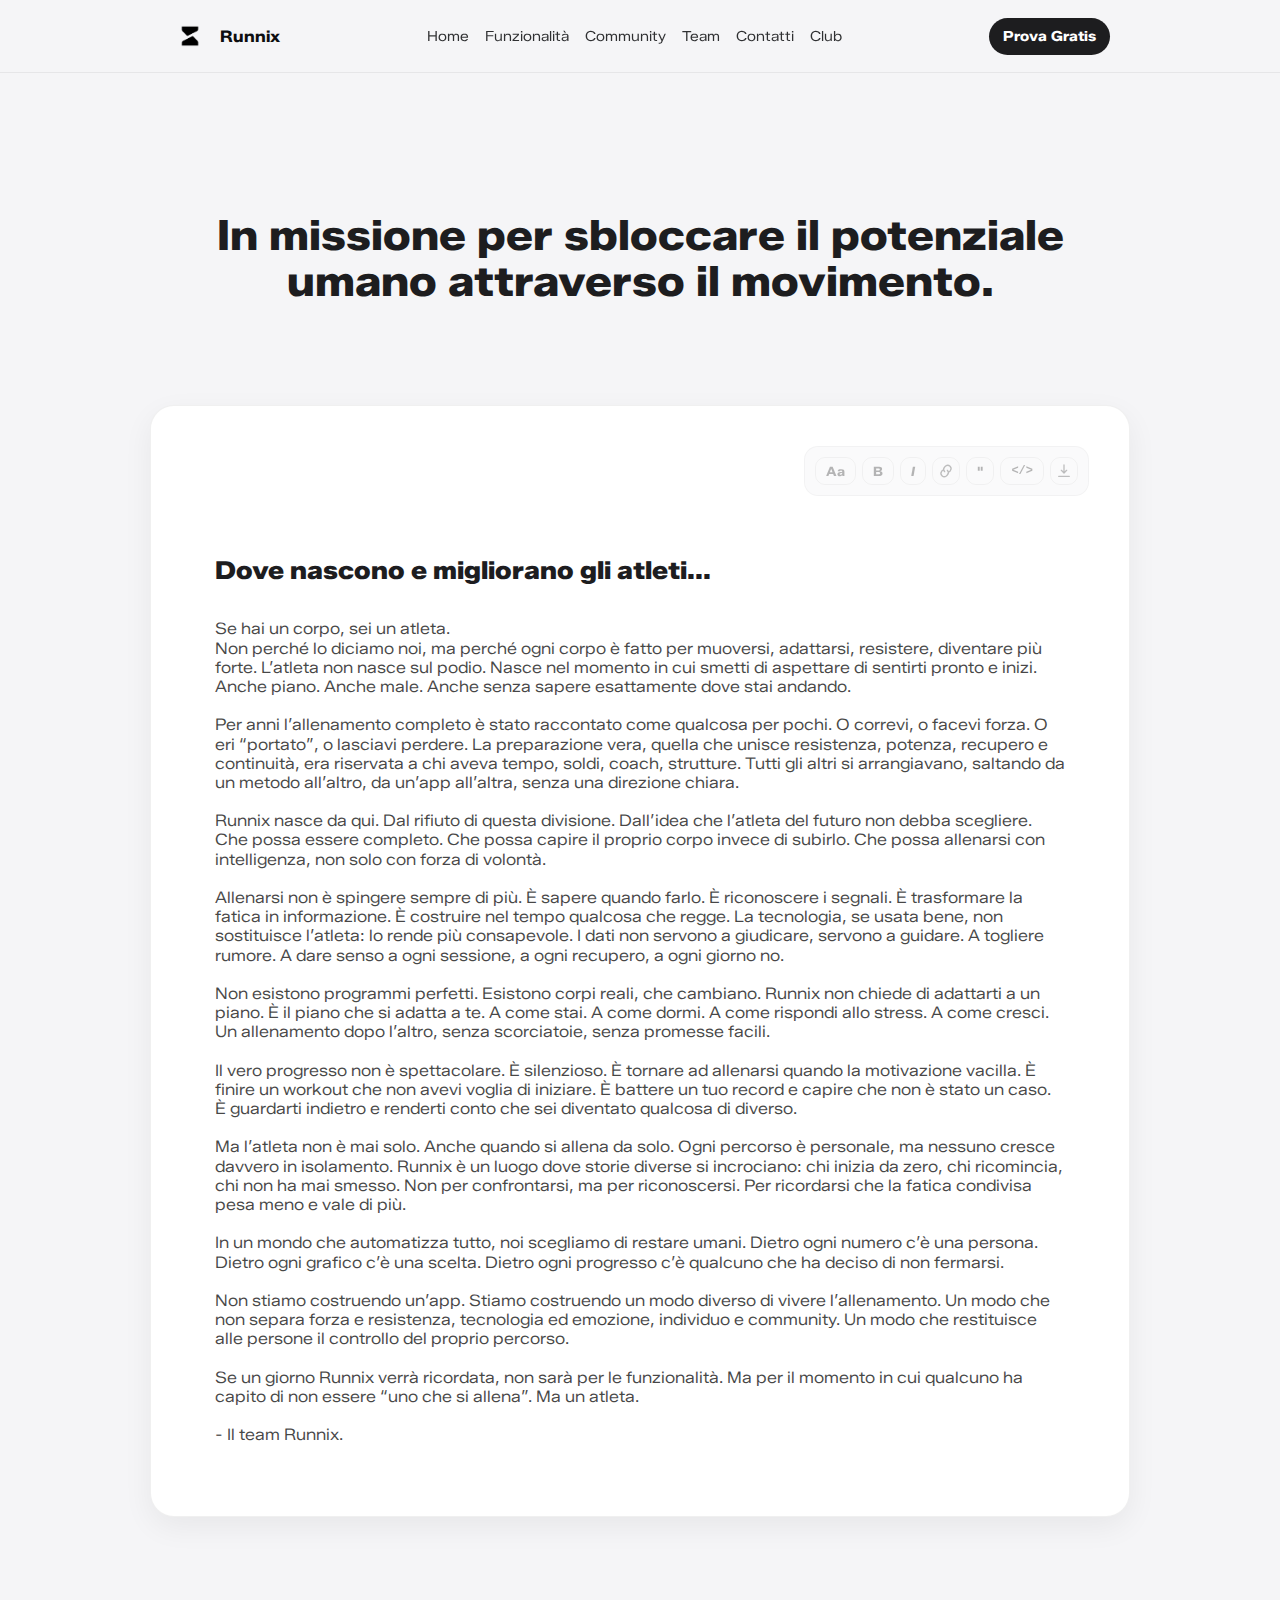
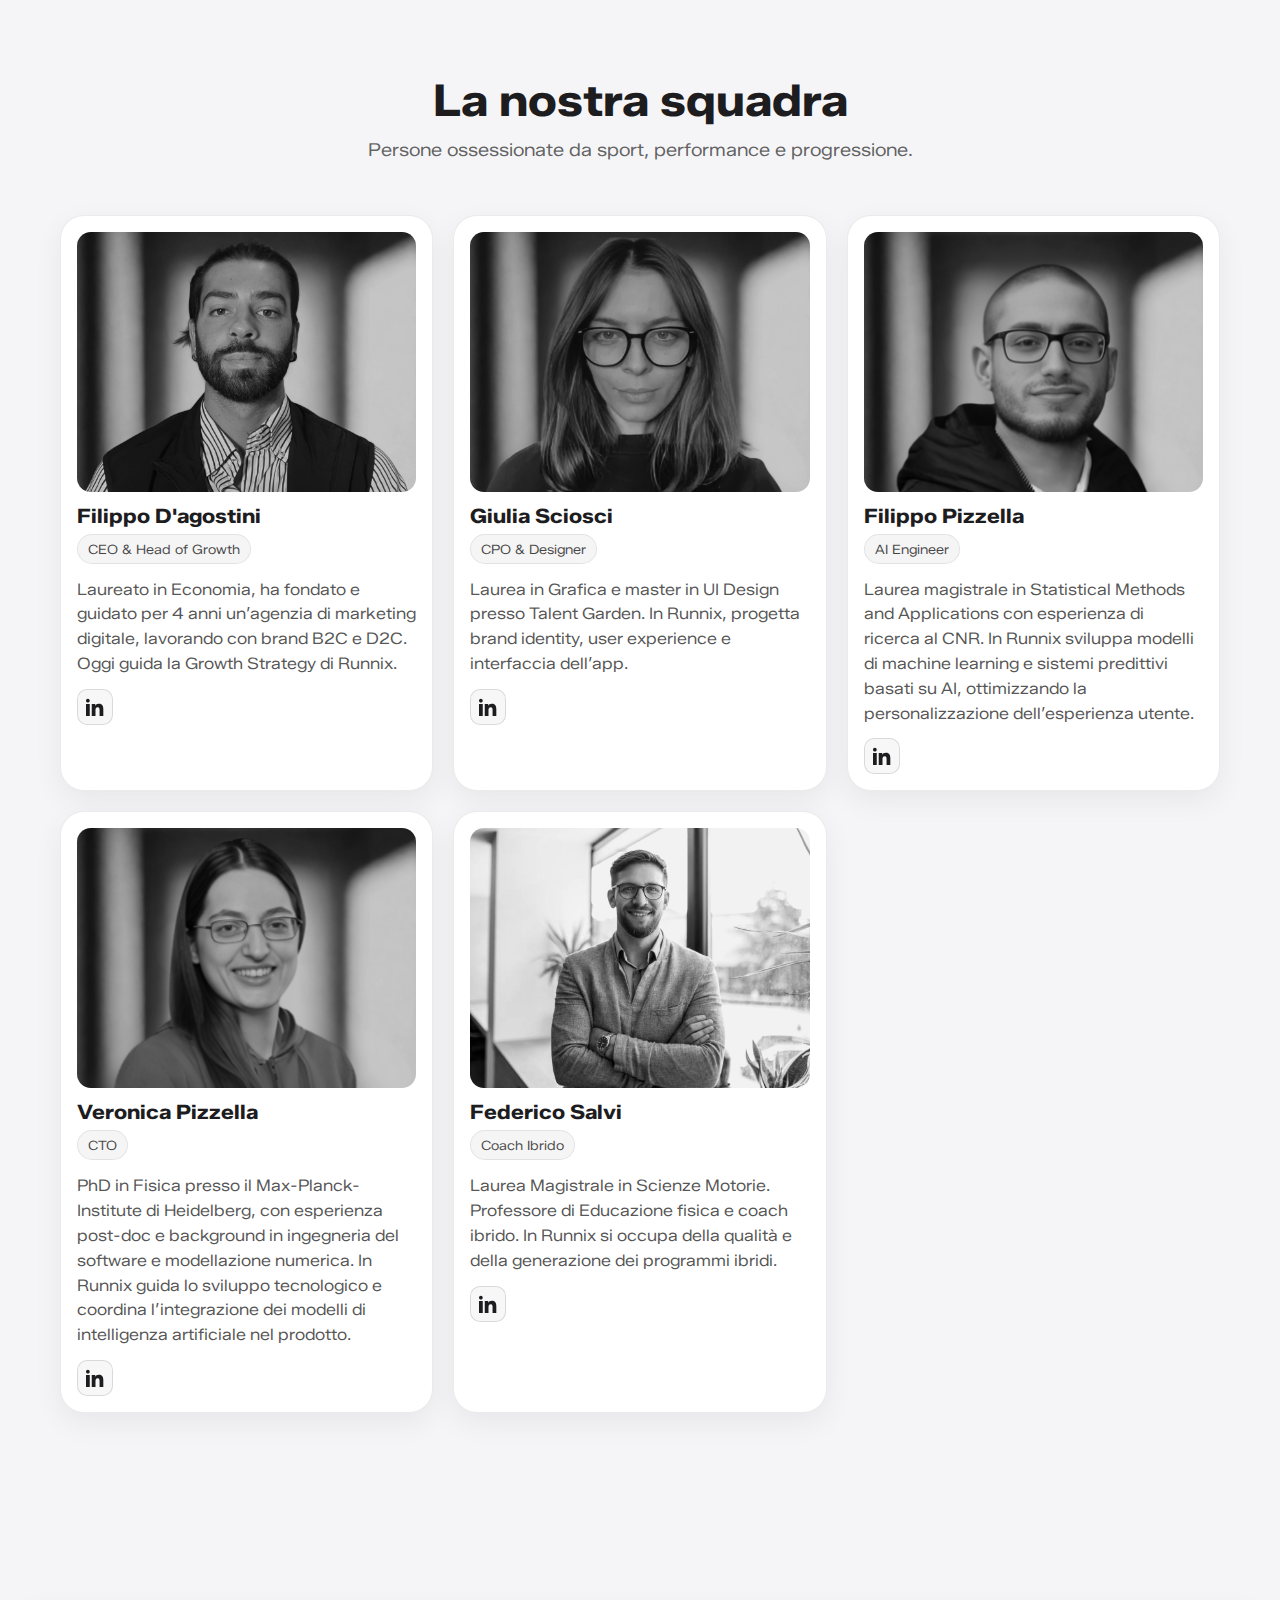
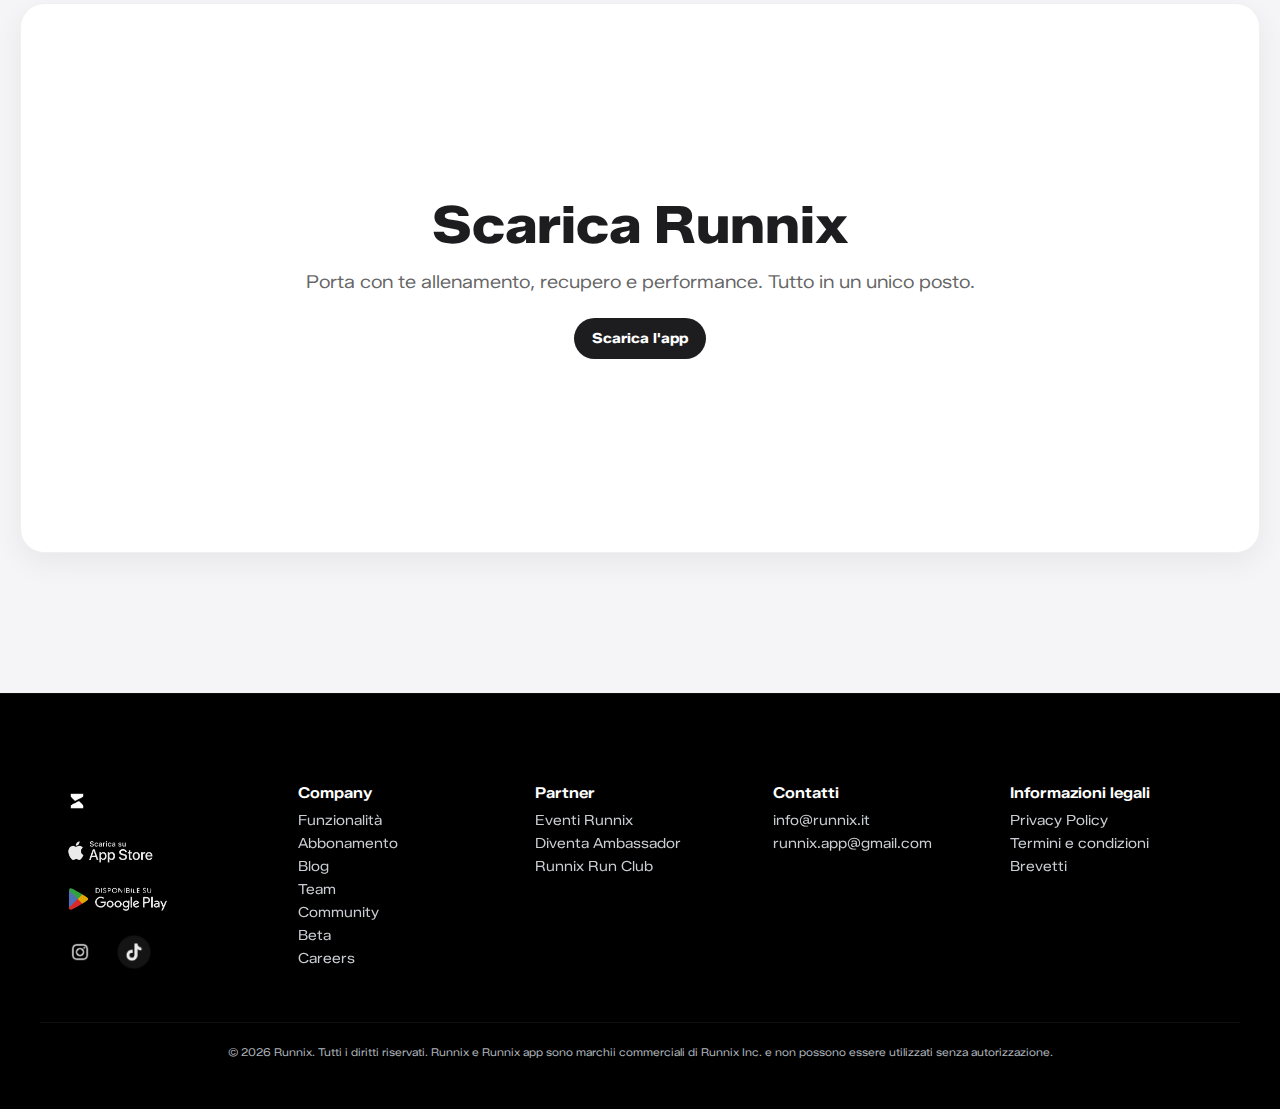
<file: team/index.html>
<!DOCTYPE html>
<html lang="it">
<head>
  <meta charset="utf-8"/>
  <meta http-equiv="X-UA-Compatible" content="IE=edge" />
  <meta name="viewport" content="width=device-width, initial-scale=1"/>
  <title>Team – Runnix</title>
  <meta name="description" content="Il team di Runnix: persone ossessionate da performance, salute e semplicità."/>

  <!-- Favicons -->
  <link rel="icon" href="/icons/img_logo.png"/>
  <link rel="apple-touch-icon" href="/icons/img_logo.png" />

  <!-- Font + CSS globali (IDENTICI all’Home) -->
  <link href="https://fonts.googleapis.com/css2?family=Zalando+Sans+SemiExpanded:wght@400;500;600;700&display=swap" rel="stylesheet">
  <link rel="stylesheet" href="/css/main.css">

  <!-- SOLO stili di pagina (non tocco header) -->
  <style>
    :root{
      --bg:#f5f5f7;           /* tutta la pagina come blocco manifesto */
      --panel:#15161A;
      --text:#0D0E10;
      --muted:rgba(0,0,0,.62);
      --shadow:0 10px 30px rgba(0,0,0,.06);
      --radius:18px;
      --maxw:1200px;
      --border:rgba(0,0,0,.08);
    }
    *{box-sizing:border-box}
    body{margin:0; background:var(--bg); color:var(--text); -webkit-font-smoothing:antialiased; -moz-osx-font-smoothing:grayscale}
    a{color:inherit; text-decoration:none}
    img{max-width:100%; display:block}
    .container{max-width:var(--maxw); margin:0 auto; padding:0 20px}

    /* ===== Manifesto ===== */
    .manifesto-final{
      background:var(--bg);
      padding:140px 20px 90px 20px;
    }
    .manifesto-final-inner{
      max-width:980px; /* contenitore più grande */
      margin:0 auto;
    }
    .manifesto-title{
      font-size:clamp(32px,4.5vw,42px);
      line-height:1.1;
      margin:0 0 100px;
      color:#1d1d1f;
      text-align:center;
      font-weight:800;
    }

    .manifesto-card{
      position:relative;
      background:#ffffff;
      border-radius:24px;
      overflow:hidden;
      box-shadow:var(--shadow);
      padding:150px 64px 56px 64px;
      border:1px solid rgba(0,0,0,0.06);
      min-height:980px; /* più “lungo” */
    }

    /* toolbar stile Google Docs */
    .doc-toolbar{
      position:absolute;
      top:40px;
      right:40px;
      display:flex;
      align-items:center;
      gap:10px;
      opacity:0.4;
    }
    .doc-pill{
      display:flex;
      align-items:center;
      gap:6px;
      padding:10px 10px;
      border-radius:14px;
      background:#f5f5f7;
      border:1px solid rgba(0,0,0,0.08);
    }
    .doc-ctrl{
      height:28px;
      padding:0 10px;
      border-radius:10px;
      background:transparent;
      border:1px solid rgba(0,0,0,0.10);
      display:inline-flex;
      align-items:center;
      justify-content:center;
      font-size:13px;
      font-weight:700;
      color:rgba(0,0,0,0.72);
      line-height:1;
      user-select:none;
      white-space:nowrap;
    }
    .doc-ctrl.mono{
      font-weight:800;
      font-family: ui-monospace, SFMono-Regular, Menlo, Monaco, Consolas, "Liberation Mono", "Courier New", monospace;
      font-size:12px;
    }
    .doc-ctrl.italic{
      font-weight:700;
      font-style:italic;
    }
    .doc-icon{
      width:28px;
      padding:0;
    }
    .doc-icon svg{
      width:16px;
      height:16px;
      fill:none;
      stroke:rgba(0,0,0,0.62);
      stroke-width:2;
      stroke-linecap:round;
      stroke-linejoin:round;
    }

    .manifesto-in-title{
      font-size:25px;
      font-weight:900;
      line-height:1.12;
      margin:0 0 35px;
      color:#1d1d1f;
      max-width:980px;
    }
    .manifesto-text{
      font-size:16px;
      line-height:1.2;
      color:rgba(0,0,0,0.72);
      max-width:980px;
      margin:20;
      white-space:pre-line;
    }

    /* ===== Intro Team (prima delle card) ===== */
    .team-intro{
      padding:70px 0 20px;
    }
    .team-intro h2{
      text-align:center;
      margin:0 0 10px;
      font-size:clamp(28px,4vw,44px);
      line-height:1.1;
      color:#1d1d1f;
      font-weight:700;
    }
    .team-intro p{
      text-align:center;
      margin:0 auto;
      max-width:760px;
      font-size:18px;
      line-height:1.6;
      color:rgba(0,0,0,0.62);
    }

    /* ===== Team grid (resta uguale, ma adattato a background chiaro) ===== */
    .team-wrap{padding:30px 0 110px;}
    .team-grid{ display:grid; grid-template-columns:repeat(3, minmax(0,1fr)); gap:20px; }

    .member{
      background:#ffffff;
      border:1px solid rgba(0,0,0,.08);
      border-radius:24px;
      padding:16px;
      box-shadow:var(--shadow);
      transition:transform .25s ease, border-color .25s ease, box-shadow .25s ease;
    }
    .member:hover{
      transform:translateY(-6px);
      border-color:rgba(0,0,0,.14);
      box-shadow:0 16px 46px rgba(0,0,0,.10);
    }
    .portrait{
      width:100%;
      height:260px;
      object-fit:cover;
      border-radius:14px;
      filter:grayscale(1) contrast(1.05) brightness(.95);
      transition:filter .25s ease;
    }
    .member:hover .portrait{ filter:grayscale(0) contrast(1.05) brightness(1); }
    .member h3{margin:12px 0 6px; font-size:20px; color:#1d1d1f}

    .role{
      display:inline-flex; align-items:center; gap:8px;
      background:rgba(0,0,0,.04);
      border:1px solid rgba(0,0,0,.08);
      border-radius:999px;
      padding:6px 10px;
      font-size:13px;
      color:rgba(0,0,0,.72);
      margin-bottom:8px;
    }
    .bio{color:rgba(0,0,0,.68); margin:6px 0 0; line-height:1.55}
    .social{display:flex; gap:10px; margin-top:12px}
    .social a{
      display:inline-flex; align-items:center; justify-content:center;
      width:36px; height:36px; border-radius:10px;
      border:1px solid rgba(0,0,0,.12); background:rgba(0,0,0,.03);
      transition:background .2s ease, border-color .2s ease, transform .2s ease;
    }
    .social a:hover{ background:rgba(0,0,0,.06); border-color:rgba(0,0,0,.18); transform:translateY(-2px); }
    .social svg{ fill:#1d1d1f; }

    /* ===== CTA finale (w1300 x h550) ===== */
    .cta-after-team{
      padding:80px 0 140px; /* spazio dopo card + spazio finale pagina */
    }
    .cta-box{
      width:1300px;
      height:550px;
      max-width:calc(100% - 40px);
      margin:0 auto;
      background:#ffffff;
      border:1px solid rgba(0,0,0,0.06);
      border-radius:24px;
      box-shadow:var(--shadow);
      display:flex;
      align-items:center;
      justify-content:center;
      text-align:center;
      padding:40px 24px;
    }
    .cta-inner{
      max-width:780px;
      display:flex;
      flex-direction:column;
      align-items:center;
      gap:14px;
    }
    .cta-title{
      margin:0;
      font-size:clamp(28px,4.2vw,52px);
      line-height:1.1;
      color:#1d1d1f;
      font-weight:800;
    }
    .cta-sub{
      margin:0;
      font-size:18px;
      line-height:1.6;
      color:rgba(0,0,0,0.62);
      max-width:720px;
    }
    .cta-btn{
      margin-top:8px;
      display:inline-flex;
      align-items:center;
      justify-content:center;
      padding:12px 18px;
      border-radius:999px;
      background:#1d1d1f;
      color:#ffffff;
      font-size:14px;
      font-weight:700;
      border:0;
      cursor:pointer;
      text-decoration:none;
    }

    /* ===== Responsive grid ===== */
    @media (max-width: 1020px){
      .team-grid{ grid-template-columns:repeat(2, minmax(0,1fr)); }
      .manifesto-card{ min-height:660px; padding:52px 40px; }
      .cta-box{ height:520px; }
    }
    @media (max-width: 640px){
      .manifesto-final{ padding:90px 16px 70px 16px; }
      .manifesto-card{ padding:46px 18px 34px 18px; min-height:620px; }
      .doc-toolbar{ top:14px; right:14px; }
      .manifesto-in-title{ font-size:30px; }
      .manifesto-text{ font-size:16px; }
      .team-wrap{ padding:20px 0 80px; }
      .team-grid{ grid-template-columns:1fr; gap:16px; }
      .portrait{ height:220px; }
      .cta-after-team{ padding:60px 0 110px; }
      .cta-box{ height:520px; }
    }
  </style>
</head>
<body>
  <!-- Header via partial (stili in /css/main.css) -->
  <div id="site-header"></div>

  <main>
    <!-- Manifesto -->
    <section class="manifesto-final">
      <div class="manifesto-final-inner">
        <h2 class="manifesto-title">In missione per sbloccare il potenziale umano attraverso il movimento.</h2>

        <div class="manifesto-card">
          <div class="doc-toolbar" aria-hidden="true">
            <div class="doc-pill">
              <div class="doc-ctrl">Aa</div>
              <div class="doc-ctrl">B</div>
              <div class="doc-ctrl italic">I</div>

              <div class="doc-ctrl doc-icon" title="Link">
                <svg viewBox="0 0 24 24">
                  <path d="M10 13a5 5 0 0 1 0-7l1.5-1.5a5 5 0 0 1 7 7L17 13"/>
                  <path d="M14 11a5 5 0 0 1 0 7L12.5 19.5a5 5 0 0 1-7-7L7 11"/>
                </svg>
              </div>

              <div class="doc-ctrl">"</div>

              <div class="doc-ctrl mono">&lt;/&gt;</div>

              <div class="doc-ctrl doc-icon" title="Download">
                <svg viewBox="0 0 24 24">
                  <path d="M12 3v10"/>
                  <path d="M8 11l4 4 4-4"/>
                  <path d="M4 20h16"/>
                </svg>
              </div>
            </div>
          </div>

          <div class="manifesto-in-title">Dove nascono e migliorano gli atleti...</div>
          <p class="manifesto-text">Se hai un corpo, sei un atleta.
Non perché lo diciamo noi, ma perché ogni corpo è fatto per muoversi, adattarsi, resistere, diventare più forte. L’atleta non nasce sul podio. Nasce nel momento in cui smetti di aspettare di sentirti pronto e inizi. Anche piano. Anche male. Anche senza sapere esattamente dove stai andando.

Per anni l’allenamento completo è stato raccontato come qualcosa per pochi. O correvi, o facevi forza. O eri “portato”, o lasciavi perdere. La preparazione vera, quella che unisce resistenza, potenza, recupero e continuità, era riservata a chi aveva tempo, soldi, coach, strutture. Tutti gli altri si arrangiavano, saltando da un metodo all’altro, da un’app all’altra, senza una direzione chiara.

Runnix nasce da qui. Dal rifiuto di questa divisione. Dall’idea che l’atleta del futuro non debba scegliere. Che possa essere completo. Che possa capire il proprio corpo invece di subirlo. Che possa allenarsi con intelligenza, non solo con forza di volontà.

Allenarsi non è spingere sempre di più. È sapere quando farlo. È riconoscere i segnali. È trasformare la fatica in informazione. È costruire nel tempo qualcosa che regge. La tecnologia, se usata bene, non sostituisce l’atleta: lo rende più consapevole. I dati non servono a giudicare, servono a guidare. A togliere rumore. A dare senso a ogni sessione, a ogni recupero, a ogni giorno no.

Non esistono programmi perfetti. Esistono corpi reali, che cambiano. Runnix non chiede di adattarti a un piano. È il piano che si adatta a te. A come stai. A come dormi. A come rispondi allo stress. A come cresci. Un allenamento dopo l’altro, senza scorciatoie, senza promesse facili.

Il vero progresso non è spettacolare. È silenzioso. È tornare ad allenarsi quando la motivazione vacilla. È finire un workout che non avevi voglia di iniziare. È battere un tuo record e capire che non è stato un caso. È guardarti indietro e renderti conto che sei diventato qualcosa di diverso.

Ma l’atleta non è mai solo. Anche quando si allena da solo. Ogni percorso è personale, ma nessuno cresce davvero in isolamento. Runnix è un luogo dove storie diverse si incrociano: chi inizia da zero, chi ricomincia, chi non ha mai smesso. Non per confrontarsi, ma per riconoscersi. Per ricordarsi che la fatica condivisa pesa meno e vale di più.

In un mondo che automatizza tutto, noi scegliamo di restare umani. Dietro ogni numero c’è una persona. Dietro ogni grafico c’è una scelta. Dietro ogni progresso c’è qualcuno che ha deciso di non fermarsi.

Non stiamo costruendo un’app. Stiamo costruendo un modo diverso di vivere l’allenamento. Un modo che non separa forza e resistenza, tecnologia ed emozione, individuo e community. Un modo che restituisce alle persone il controllo del proprio percorso.

Se un giorno Runnix verrà ricordata, non sarà per le funzionalità. Ma per il momento in cui qualcuno ha capito di non essere “uno che si allena”. Ma un atleta.

- Il team Runnix.</p>
        </div>
      </div>
    </section>

    <!-- Titolo + sottotitolo prima delle card -->
    <section class="team-intro">
      <div class="container">
        <h2>La nostra squadra</h2>
        <p>Persone ossessionate da sport, performance e progressione.</p>
      </div>
    </section>

    <!-- Team cards (INTEGRALI) -->
    <section class="team-wrap">
      <div class="container">
        <div class="team-grid">
          <article class="member">
            <img src="/assets/team/filippo.png" alt="Filippo D'agostini" class="portrait">
            <h3>Filippo D'agostini</h3>
            <div class="role">CEO &amp; Head of Growth</div>
            <p class="bio">Laureato in Economia, ha fondato e guidato per 4 anni un’agenzia di marketing digitale, lavorando con brand B2C e D2C. Oggi guida la Growth Strategy di Runnix.</p>
            <div class="social">
              <a href="#" aria-label="LinkedIn di Filippo" title="LinkedIn">
                <svg width="18" height="18" viewBox="0 0 24 24" fill="#1d1d1f" xmlns="http://www.w3.org/2000/svg"><path d="M4.98 3.5C4.98 4.88 3.86 6 2.5 6S0 4.88 0 3.5 1.12 1 2.5 1 4.98 2.12 4.98 3.5zM0 8h5v16H0V8zm7.5 0h4.8v2.2h.07c.67-1.27 2.3-2.6 4.73-2.6 5.06 0 5.99 3.33 5.99 7.66V24h-5v-7.6c0-1.81-.03-4.13-2.52-4.13-2.52 0-2.91 1.97-2.91 4v7.73h-5V8z"/></svg>
              </a>
            </div>
          </article>

          <article class="member">
            <img src="/assets/team/giulia.png" alt="Giulia Sciosci" class="portrait">
            <h3>Giulia Sciosci</h3>
            <div class="role">CPO & Designer</div>
            <p class="bio">Laurea in Grafica e master in UI Design presso Talent Garden. 
In Runnix, progetta brand identity, user experience e interfaccia dell’app.</p>
            <div class="social">
              <a href="#" aria-label="LinkedIn di Giulia" title="LinkedIn">
                <svg width="18" height="18" viewBox="0 0 24 24" fill="#1d1d1f" xmlns="http://www.w3.org/2000/svg"><path d="M4.98 3.5C4.98 4.88 3.86 6 2.5 6S0 4.88 0 3.5 1.12 1 2.5 1 4.98 2.12 4.98 3.5zM0 8h5v16H0V8zm7.5 0h4.8v2.2h.07c.67-1.27 2.3-2.6 4.73-2.6 5.06 0 5.99 3.33 5.99 7.66V24h-5v-7.6c0-1.81-.03-4.13-2.52-4.13-2.52 0-2.91 1.97-2.91 4v7.73h-5V8z"/></svg>
              </a>
            </div>
          </article>

          <article class="member">
            <img src="/assets/team/team3.png" alt="Filippo Pizzella" class="portrait">
            <h3>Filippo Pizzella</h3>
            <div class="role">AI Engineer</div>
            <p class="bio">Laurea magistrale in Statistical Methods and Applications con esperienza di ricerca al CNR. 
In Runnix sviluppa modelli di machine learning e sistemi predittivi basati su AI, ottimizzando la personalizzazione dell’esperienza utente.</p>
            <div class="social">
              <a href="#" aria-label="LinkedIn di Filippo Pizzella" title="LinkedIn">
                <svg width="18" height="18" viewBox="0 0 24 24" fill="#1d1d1f" xmlns="http://www.w3.org/2000/svg"><path d="M4.98 3.5C4.98 4.88 3.86 6 2.5 6S0 4.88 0 3.5 1.12 1 2.5 1 4.98 2.12 4.98 3.5zM0 8h5v16H0V8zm7.5 0h4.8v2.2h.07c.67-1.27 2.3-2.6 4.73-2.6 5.06 0 5.99 3.33 5.99 7.66V24h-5v-7.6c0-1.81-.03-4.13-2.52-4.13-2.52 0-2.91 1.97-2.91 4v7.73h-5V8z"/></svg>
              </a>
            </div>
          </article>

          <article class="member">
            <img src="/assets/team/team5.png" alt="Veronica Pizzella" class="portrait">
            <h3>Veronica Pizzella</h3>
            <div class="role">CTO</div>
            <p class="bio">PhD in Fisica presso il Max-Planck-Institute di Heidelberg, con esperienza post-doc e background in ingegneria del software e modellazione numerica. In Runnix guida lo sviluppo tecnologico e coordina l’integrazione dei modelli di intelligenza artificiale nel prodotto.</p>
            <div class="social">
              <a href="#" aria-label="LinkedIn CTO" title="LinkedIn">
                <svg width="18" height="18" viewBox="0 0 24 24" fill="#1d1d1f" xmlns="http://www.w3.org/2000/svg"><path d="M4.98 3.5C4.98 4.88 3.86 6 2.5 6S0 4.88 0 3.5 1.12 1 2.5 1 4.98 2.12 4.98 3.5zM0 8h5v16H0V8zm7.5 0h4.8v2.2h.07c.67-1.27 2.3-2.6 4.73-2.6 5.06 0 5.99 3.33 5.99 7.66V24h-5v-7.6c0-1.81-.03-4.13-2.52-4.13-2.52 0-2.91 1.97-2.91 4v7.73h-5V8z"/></svg>
              </a>
            </div>
          </article>

          <article class="member">
            <img src="/assets/team/team6.jpg" alt="Federico Salvi" class="portrait">
            <h3>Federico Salvi</h3>
            <div class="role">Coach Ibrido</div>
            <p class="bio">Laurea Magistrale in Scienze Motorie. Professore di Educazione fisica e coach ibrido. In Runnix si occupa della qualità e della generazione dei programmi ibridi.</p>
            <div class="social">
              <a href="#" aria-label="LinkedIn Coach Ibrido" title="LinkedIn">
                <svg width="18" height="18" viewBox="0 0 24 24" fill="#1d1d1f" xmlns="http://www.w3.org/2000/svg"><path d="M4.98 3.5C4.98 4.88 3.86 6 2.5 6S0 4.88 0 3.5 1.12 1 2.5 1 4.98 2.12 4.98 3.5zM0 8h5v16H0V8zm7.5 0h4.8v2.2h.07c.67-1.27 2.3-2.6 4.73-2.6 5.06 0 5.99 3.33 5.99 7.66V24h-5v-7.6c0-1.81-.03-4.13-2.52-4.13-2.52 0-2.91 1.97-2.91 4v7.73h-5V8z"/></svg>
              </a>
            </div>
          </article>
        </div>
      </div>
    </section>

    <!-- CTA finale (NUOVO BLOCCO) -->
    <section class="cta-after-team">
      <div class="cta-box">
        <div class="cta-inner">
          <h2 class="cta-title">Scarica Runnix</h2>
          <p class="cta-sub">Porta con te allenamento, recupero e performance. Tutto in un unico posto.</p>
          <a class="cta-btn" href="https://runnix.it">Scarica l'app</a>
        </div>
      </div>
    </section>

  </main>

  <!-- Footer via partial -->
  <div id="site-footer"></div>

  <script>
    async function include(id, url){
      const el = document.getElementById(id);
      if(!el) return;
      try{
        const r = await fetch(url, { cache: "no-cache" });
        el.innerHTML = await r.text();
      }catch(e){ console.error('Include failed:', e); }
    }
    include('site-header','/partials/header.html');
    include('site-footer','/partials/footer.html');

    // (opz.) attiva pulsante menu dal partial
    document.addEventListener('click', (e)=>{
      if(e.target && e.target.id === 'menuBtn'){
        alert('Menu mobile in arrivo');
      }
    });
  </script>
  <script src="/main.js"></script>
</body>
</html>
</file>
<file: css/main.css>
/* =========================
   Runnix — Global base
   ========================= */
:root{
  --bg:#f5f5f7;
  --text:#1d1d1f;
  --muted:rgba(0,0,0,.62);
  --border:rgba(0,0,0,.08);
  --shadow:0 10px 30px rgba(0,0,0,.06);
  --radius:24px;
  --maxw:1200px;
}

*{ box-sizing:border-box; }
html, body{ height:100%; }
body{
  margin:0;
  background:var(--bg);
  color:var(--text);
  font-family:'Zalando Sans SemiExpanded', -apple-system, BlinkMacSystemFont, "Segoe UI", Roboto, sans-serif;
  -webkit-font-smoothing:antialiased;
  -moz-osx-font-smoothing:grayscale;
}

img{ max-width:100%; display:block; }
a{ color:inherit; text-decoration:none; }

.container{
  max-width:var(--maxw);
  margin:0 auto;
  padding:0 20px;
}

/* =========================
   HEADER
   ========================= */
.header{
  width:100%;
  background:var(--bg);
  border-bottom:1px solid rgba(0,0,0,0.06);
}

.container.nav{
  max-width:980px;
  margin:0 auto;
  padding:16px 20px;
  display:flex;
  align-items:center;
  justify-content:space-between;
  gap:16px;
}

.brand{
  display:flex;
  align-items:center;
  gap:10px;
  white-space:nowrap;
  font-weight:700;
  color:var(--text);
}

.brand img{
  width:40px;
  height:40px;
  object-fit:contain;
}

.center-links{
  display:flex;
  gap:16px;
  align-items:center;
}

.center-links a{
  font-size:14px;
  color:var(--text);
  opacity:.85;
  transition:opacity .2s ease;
}

.center-links a:hover{ opacity:1; }

.right-cta{
  display:flex;
  align-items:center;
  gap:12px;
  white-space:nowrap;
}

.btn-app{
  display:inline-flex;
  align-items:center;
  justify-content:center;
  padding:10px 14px;
  border-radius:999px;
  background:#1d1d1f;
  color:#fff;
  font-size:14px;
  font-weight:700;
}

/* =========================
   HAMBURGER (mobile only)
   ========================= */
.nav-toggle{
  display:none;              /* desktop non si vede */
  width:44px;
  height:44px;
  border-radius:999px;
  border:1px solid rgba(0,0,0,0.14);
  background:#fff;
  cursor:pointer;
  align-items:center;
  justify-content:center;
}
.nav-toggle:hover{
  border-color:rgba(0,0,0,0.22);
}

.nav-toggle__icon{
  width:18px;
  height:2px;
  background:#1d1d1f;
  border-radius:999px;
  position:relative;
  display:block;
}
.nav-toggle__icon::before,
.nav-toggle__icon::after{
  content:"";
  position:absolute;
  left:0;
  width:18px;
  height:2px;
  background:#1d1d1f;
  border-radius:999px;
}
.nav-toggle__icon::before{ top:-6px; }
.nav-toggle__icon::after{ top:6px; }

/* brand */
.brand__logo{
  width:40px;
  height:40px;
  object-fit:contain;
  display:block;
}
.brand__text{ font-weight:700; }

/* =========================
   Drawer mobile
   ========================= */
.mobile-menu-overlay{
  position:fixed;
  inset:0;
  background:rgba(0,0,0,0.40);
  z-index:999;
  opacity:0;
  transition:opacity .22s ease;
  pointer-events:none; /* IMPORTANT: non blocca click quando chiuso */
}

.mobile-menu{
  position:fixed;
  top:0;
  left:0;
  height:100dvh;
  width:min(360px, 88vw);
  background:#fff;
  z-index:1000;
  transform:translateX(-100%);
  transition:transform .22s ease;
  border-right:1px solid rgba(0,0,0,0.06);
  padding:18px 18px 22px;
  display:flex;
  flex-direction:column;
  gap:16px;
}

.mobile-menu__top{
  display:flex;
  align-items:center;
  justify-content:space-between;
  gap:12px;
}

.mobile-menu__title{
  font-weight:900;
  color:#1d1d1f;
}

.mobile-menu__close{
  width:40px;
  height:40px;
  border-radius:999px;
  border:1px solid rgba(0,0,0,0.12);
  background:#fff;
  cursor:pointer;
  font-size:16px;
  line-height:1;
}

.mobile-menu__links{
  display:flex;
  flex-direction:column;
  gap:6px;
  padding-top:6px;
}

.mobile-menu__links a{
  font-size:16px;
  font-weight:900;
  color:#1d1d1f;
  padding:12px 10px;
  border-radius:12px;
  opacity:.92;
}

.mobile-menu__links a:hover{
  background:rgba(0,0,0,0.04);
  opacity:1;
}

/* open state (JS mette body.menu-open) */
body.menu-open .mobile-menu{ transform:translateX(0); }
body.menu-open .mobile-menu-overlay{
  opacity:1;
  pointer-events:auto;
}

/* =========================
   Mobile layout header
   ========================= */
@media (max-width:980px){
  .center-links{ display:none; }
  .nav-toggle{ display:inline-flex; }

  .container.nav{
    display:grid;
    grid-template-columns: 1fr auto 1fr;
    align-items:center;
    gap:10px;
  }

  .nav-toggle{ justify-self:start; }
  .brand{ justify-self:center; }
  .right-cta{ justify-self:end; }

  /* Mobile: nascondi logo, lascia solo scritta */
  .brand__logo{ display:none; }
}

/* desktop: overlay/drawer non servono */
@media (min-width:981px){
  .mobile-menu,
  .mobile-menu-overlay{
    display:none !important;
  }
}

/* =========================
   FOOTER RNX (namespaced)
   ========================= */
.rnx-footer{
  background:#000;
  border-top:1px solid rgba(255,255,255,.06);
  color:#c9ced3;
  padding:90px 0 50px;
}

.rnx-footer__inner{
  width:100%;
  max-width:1200px;
  margin:0 auto;
  padding:0 20px;
  display:grid;
  grid-template-columns:repeat(5, minmax(0, 1fr));
  gap:28px;
  align-items:start;
}

.rnx-footer__col{ text-align:left; }

.rnx-footer__brandcol{
  display:flex;
  flex-direction:column;
  gap:16px;
  padding-right:8px;
}

.rnx-footer__logo{
  width:34px;
  height:34px;
  display:block;
}

.rnx-footer__title{
  font-size:15px;
  font-weight:600;
  margin:0 0 10px;
  color:#fff;
}

.rnx-footer__links{
  display:flex;
  flex-direction:column;
  gap:6px;
}

.rnx-footer__links a{
  color:#D5D9DE;
  font-size:14px;
  font-weight:400;
  opacity:.95;
  transition:color .2s ease, opacity .2s ease;
}

.rnx-footer__links a:hover{
  color:#B0E655;
  opacity:1;
}

.rnx-footer__stores,
.rnx-footer__social{
  display:flex;
  flex-wrap:wrap;
  gap:14px;
  align-items:center;
}

.rnx-footer__iconbtn{
  display:inline-flex;
  align-items:center;
  justify-content:center;
  text-decoration:none;
  line-height:0;
  opacity:.92;
  transition:opacity .2s ease, transform .2s ease;
}

.rnx-footer__iconbtn:hover{
  opacity:1;
  transform:translateY(-1px);
}

.rnx-footer__stores img{
  height:34px;
  width:auto;
  display:block;
}

.rnx-footer__social img{
  height:40px;
  width:auto;
  display:block;
}

.rnx-footer__bottom{
  width:100%;
  max-width:1200px;
  margin:50px auto 0;
  padding:20px 20px 0;
  text-align:center;
  border-top:1px solid rgba(255,255,255,.06);
  font-size:13px;
  color:#AEB4BB;
}

@media (max-width:1020px){
  .rnx-footer__inner{
    grid-template-columns:repeat(3, minmax(0, 1fr));
  }
}

@media (max-width:640px){
  .rnx-footer{
    padding:70px 0 40px;
  }
  .rnx-footer__inner{
    grid-template-columns:1fr;
  }
  .rnx-footer__bottom{
    margin-top:40px;
  }
}
</file>
